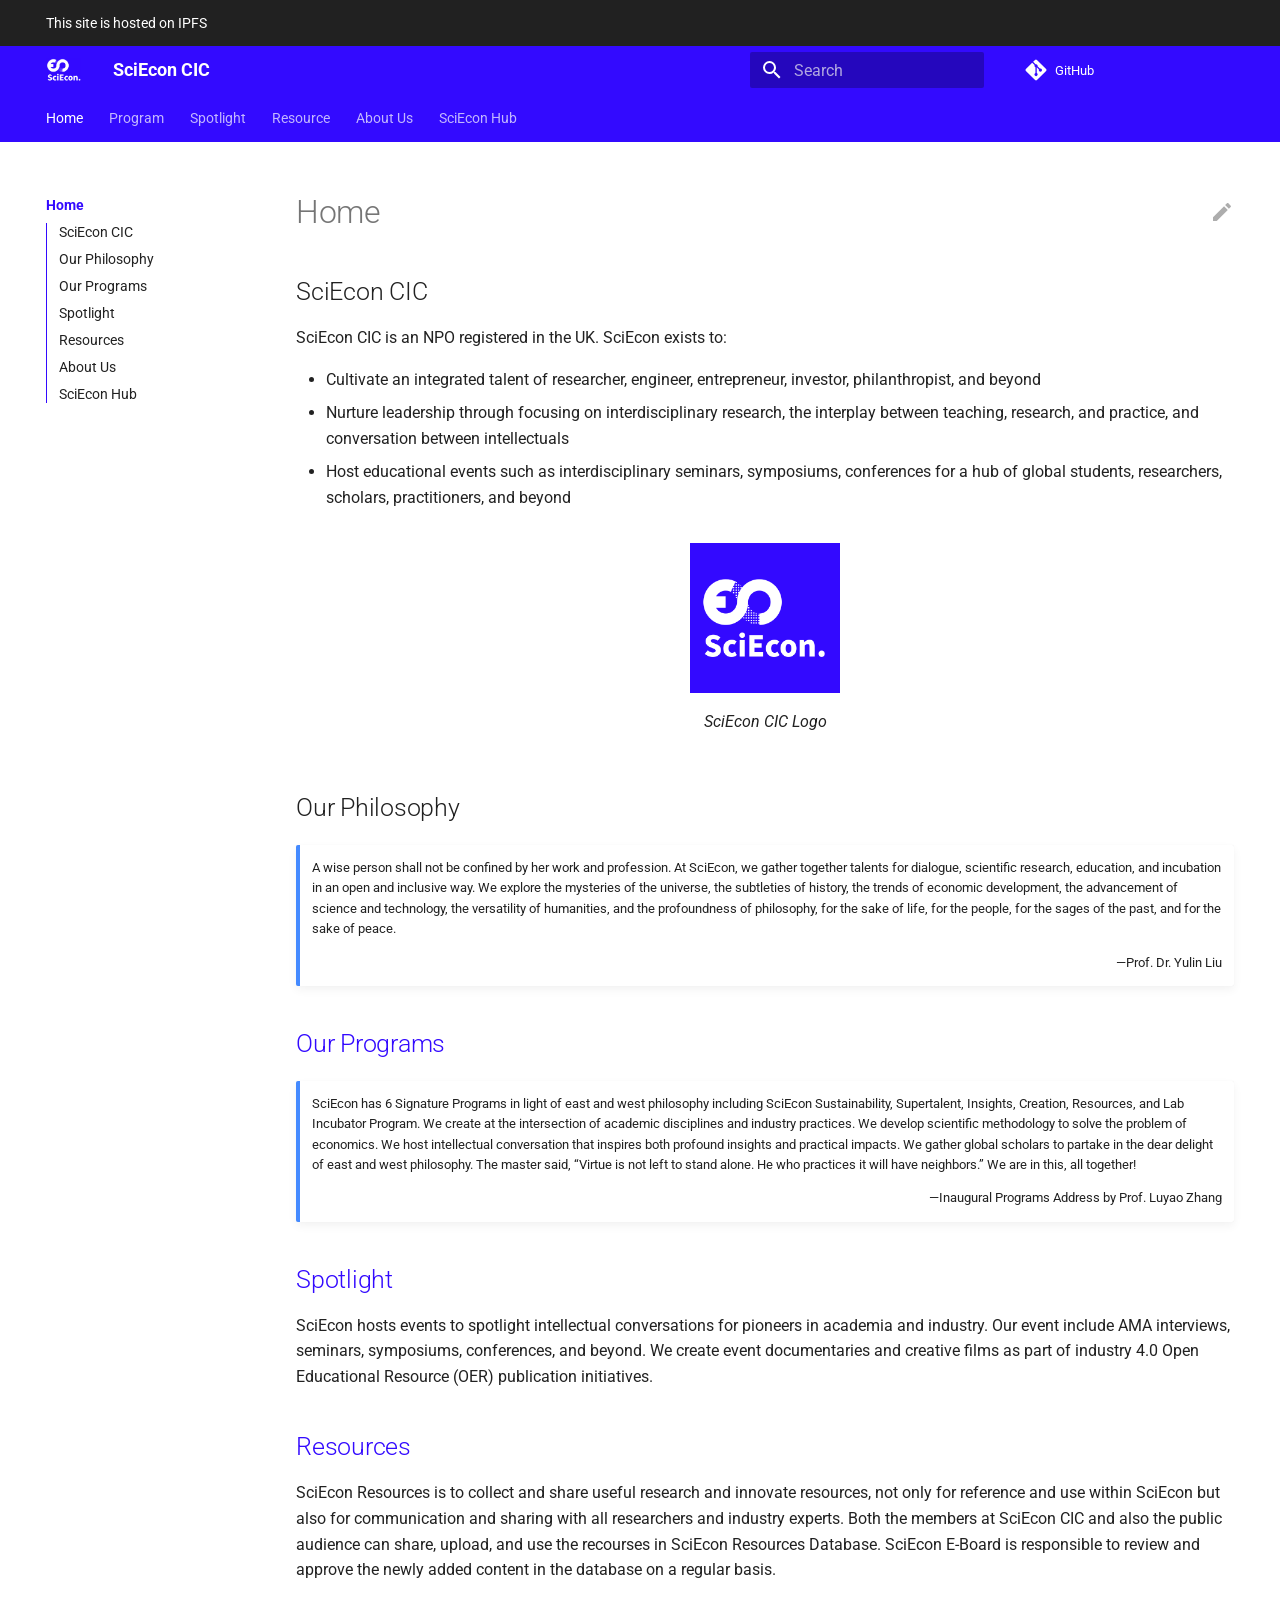
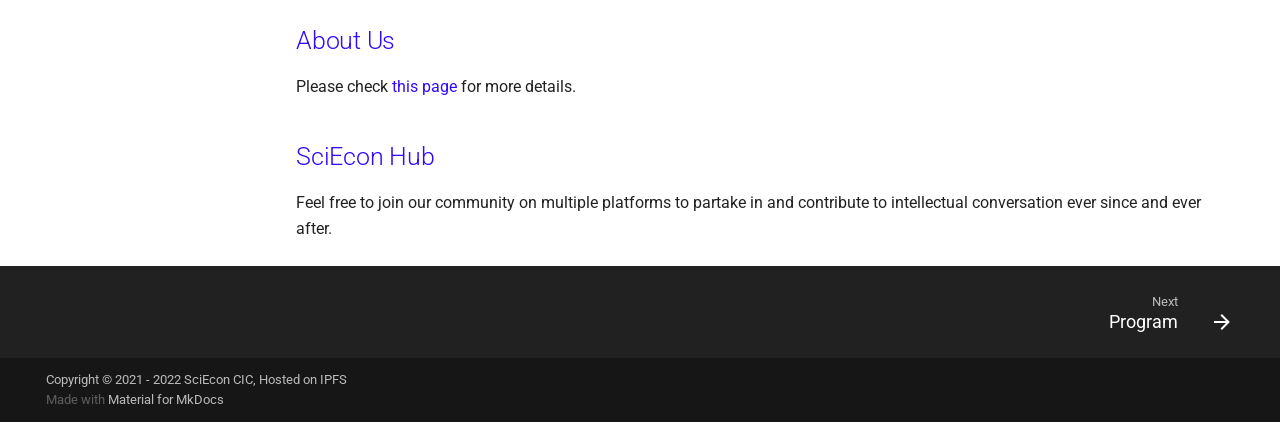
<file: site/index.html>
<!doctype html>
<html lang="en" class="no-js">
  <head>
    
      <meta charset="utf-8">
      <meta name="viewport" content="width=device-width,initial-scale=1">
      
        <meta name="description" content="research, innovation, and leadership in light of eastern and western philosophy the renaissance of Greek Academy and Confucius Schools">
      
      
      
      <link rel="icon" href="assets/logo-light-mode-v1.png">
      <meta name="generator" content="mkdocs-1.3.0, mkdocs-material-8.2.16">
    
    
  <title>SciEcon CIC</title>

    
      <link rel="stylesheet" href="assets/stylesheets/main.1c3799f8.min.css">
      
        
        <link rel="stylesheet" href="assets/stylesheets/palette.cc9b2e1e.min.css">
        
      
    
    
    
      
        
        
        <link rel="preconnect" href="https://fonts.gstatic.com" crossorigin>
        <link rel="stylesheet" href="https://fonts.googleapis.com/css?family=Roboto:300,300i,400,400i,700,700i%7CRoboto+Mono:400,400i,700,700i&display=fallback">
        <style>:root{--md-text-font:"Roboto";--md-code-font:"Roboto Mono"}</style>
      
    
    
      <link rel="stylesheet" href="stylesheets/extra.css">
    
    <script>__md_scope=new URL(".",location),__md_get=(e,_=localStorage,t=__md_scope)=>JSON.parse(_.getItem(t.pathname+"."+e)),__md_set=(e,_,t=localStorage,a=__md_scope)=>{try{t.setItem(a.pathname+"."+e,JSON.stringify(_))}catch(e){}}</script>
    
      

    
    
  </head>
  
  
    
    
    
    
    
    <body dir="ltr" data-md-color-scheme="default" data-md-color-primary="" data-md-color-accent="">
  
    
    
    <input class="md-toggle" data-md-toggle="drawer" type="checkbox" id="__drawer" autocomplete="off">
    <input class="md-toggle" data-md-toggle="search" type="checkbox" id="__search" autocomplete="off">
    <label class="md-overlay" for="__drawer"></label>
    <div data-md-component="skip">
      
        
        <a href="#home" class="md-skip">
          Skip to content
        </a>
      
    </div>
    <div data-md-component="announce">
      
        <aside class="md-banner">
          <div class="md-banner__inner md-grid md-typeset">
            
This site is hosted on IPFS

          </div>
        </aside>
      
    </div>
    
    
      

  

<header class="md-header md-header--lifted" data-md-component="header">
  <nav class="md-header__inner md-grid" aria-label="Header">
    <a href="." title="SciEcon CIC" class="md-header__button md-logo" aria-label="SciEcon CIC" data-md-component="logo">
      
  <img src="assets/logo-dark-mode-v1.png" alt="logo">

    </a>
    <label class="md-header__button md-icon" for="__drawer">
      <svg xmlns="http://www.w3.org/2000/svg" viewBox="0 0 24 24"><path d="M3 6h18v2H3V6m0 5h18v2H3v-2m0 5h18v2H3v-2Z"/></svg>
    </label>
    <div class="md-header__title" data-md-component="header-title">
      <div class="md-header__ellipsis">
        <div class="md-header__topic">
          <span class="md-ellipsis">
            SciEcon CIC
          </span>
        </div>
        <div class="md-header__topic" data-md-component="header-topic">
          <span class="md-ellipsis">
            
              Home
            
          </span>
        </div>
      </div>
    </div>
    
    
    
      <label class="md-header__button md-icon" for="__search">
        <svg xmlns="http://www.w3.org/2000/svg" viewBox="0 0 24 24"><path d="M9.5 3A6.5 6.5 0 0 1 16 9.5c0 1.61-.59 3.09-1.56 4.23l.27.27h.79l5 5-1.5 1.5-5-5v-.79l-.27-.27A6.516 6.516 0 0 1 9.5 16 6.5 6.5 0 0 1 3 9.5 6.5 6.5 0 0 1 9.5 3m0 2C7 5 5 7 5 9.5S7 14 9.5 14 14 12 14 9.5 12 5 9.5 5Z"/></svg>
      </label>
      <div class="md-search" data-md-component="search" role="dialog">
  <label class="md-search__overlay" for="__search"></label>
  <div class="md-search__inner" role="search">
    <form class="md-search__form" name="search">
      <input type="text" class="md-search__input" name="query" aria-label="Search" placeholder="Search" autocapitalize="off" autocorrect="off" autocomplete="off" spellcheck="false" data-md-component="search-query" required>
      <label class="md-search__icon md-icon" for="__search">
        <svg xmlns="http://www.w3.org/2000/svg" viewBox="0 0 24 24"><path d="M9.5 3A6.5 6.5 0 0 1 16 9.5c0 1.61-.59 3.09-1.56 4.23l.27.27h.79l5 5-1.5 1.5-5-5v-.79l-.27-.27A6.516 6.516 0 0 1 9.5 16 6.5 6.5 0 0 1 3 9.5 6.5 6.5 0 0 1 9.5 3m0 2C7 5 5 7 5 9.5S7 14 9.5 14 14 12 14 9.5 12 5 9.5 5Z"/></svg>
        <svg xmlns="http://www.w3.org/2000/svg" viewBox="0 0 24 24"><path d="M20 11v2H8l5.5 5.5-1.42 1.42L4.16 12l7.92-7.92L13.5 5.5 8 11h12Z"/></svg>
      </label>
      <nav class="md-search__options" aria-label="Search">
        
        <button type="reset" class="md-search__icon md-icon" aria-label="Clear" tabindex="-1">
          <svg xmlns="http://www.w3.org/2000/svg" viewBox="0 0 24 24"><path d="M19 6.41 17.59 5 12 10.59 6.41 5 5 6.41 10.59 12 5 17.59 6.41 19 12 13.41 17.59 19 19 17.59 13.41 12 19 6.41Z"/></svg>
        </button>
      </nav>
      
    </form>
    <div class="md-search__output">
      <div class="md-search__scrollwrap" data-md-scrollfix>
        <div class="md-search-result" data-md-component="search-result">
          <div class="md-search-result__meta">
            Initializing search
          </div>
          <ol class="md-search-result__list"></ol>
        </div>
      </div>
    </div>
  </div>
</div>
    
    
      <div class="md-header__source">
        <a href="https://github.com/SciEcon/SciEcon-Website/" title="Go to repository" class="md-source" data-md-component="source">
  <div class="md-source__icon md-icon">
    
    <svg xmlns="http://www.w3.org/2000/svg" viewBox="0 0 448 512"><!--! Font Awesome Free 6.1.1 by @fontawesome - https://fontawesome.com License - https://fontawesome.com/license/free (Icons: CC BY 4.0, Fonts: SIL OFL 1.1, Code: MIT License) Copyright 2022 Fonticons, Inc.--><path d="M439.55 236.05 244 40.45a28.87 28.87 0 0 0-40.81 0l-40.66 40.63 51.52 51.52c27.06-9.14 52.68 16.77 43.39 43.68l49.66 49.66c34.23-11.8 61.18 31 35.47 56.69-26.49 26.49-70.21-2.87-56-37.34L240.22 199v121.85c25.3 12.54 22.26 41.85 9.08 55a34.34 34.34 0 0 1-48.55 0c-17.57-17.6-11.07-46.91 11.25-56v-123c-20.8-8.51-24.6-30.74-18.64-45L142.57 101 8.45 235.14a28.86 28.86 0 0 0 0 40.81l195.61 195.6a28.86 28.86 0 0 0 40.8 0l194.69-194.69a28.86 28.86 0 0 0 0-40.81z"/></svg>
  </div>
  <div class="md-source__repository">
    GitHub
  </div>
</a>
      </div>
    
  </nav>
  
    
      
<nav class="md-tabs" aria-label="Tabs" data-md-component="tabs">
  <div class="md-tabs__inner md-grid">
    <ul class="md-tabs__list">
      
        
  
  
    
  


  <li class="md-tabs__item">
    <a href="." class="md-tabs__link md-tabs__link--active">
      Home
    </a>
  </li>

      
        
  
  


  <li class="md-tabs__item">
    <a href="Program/" class="md-tabs__link">
      Program
    </a>
  </li>

      
        
  
  


  <li class="md-tabs__item">
    <a href="Spotlight/" class="md-tabs__link">
      Spotlight
    </a>
  </li>

      
        
  
  


  <li class="md-tabs__item">
    <a href="Resources/" class="md-tabs__link">
      Resource
    </a>
  </li>

      
        
  
  


  <li class="md-tabs__item">
    <a href="About/" class="md-tabs__link">
      About Us
    </a>
  </li>

      
        
  
  


  <li class="md-tabs__item">
    <a href="Hub/" class="md-tabs__link">
      SciEcon Hub
    </a>
  </li>

      
    </ul>
  </div>
</nav>
    
  
</header>
    
    <div class="md-container" data-md-component="container">
      
      
        
      
      <main class="md-main" data-md-component="main">
        <div class="md-main__inner md-grid">
          
            
              
              <div class="md-sidebar md-sidebar--primary" data-md-component="sidebar" data-md-type="navigation" >
                <div class="md-sidebar__scrollwrap">
                  <div class="md-sidebar__inner">
                    

  


  

<nav class="md-nav md-nav--primary md-nav--lifted md-nav--integrated" aria-label="Navigation" data-md-level="0">
  <label class="md-nav__title" for="__drawer">
    <a href="." title="SciEcon CIC" class="md-nav__button md-logo" aria-label="SciEcon CIC" data-md-component="logo">
      
  <img src="assets/logo-dark-mode-v1.png" alt="logo">

    </a>
    SciEcon CIC
  </label>
  
    <div class="md-nav__source">
      <a href="https://github.com/SciEcon/SciEcon-Website/" title="Go to repository" class="md-source" data-md-component="source">
  <div class="md-source__icon md-icon">
    
    <svg xmlns="http://www.w3.org/2000/svg" viewBox="0 0 448 512"><!--! Font Awesome Free 6.1.1 by @fontawesome - https://fontawesome.com License - https://fontawesome.com/license/free (Icons: CC BY 4.0, Fonts: SIL OFL 1.1, Code: MIT License) Copyright 2022 Fonticons, Inc.--><path d="M439.55 236.05 244 40.45a28.87 28.87 0 0 0-40.81 0l-40.66 40.63 51.52 51.52c27.06-9.14 52.68 16.77 43.39 43.68l49.66 49.66c34.23-11.8 61.18 31 35.47 56.69-26.49 26.49-70.21-2.87-56-37.34L240.22 199v121.85c25.3 12.54 22.26 41.85 9.08 55a34.34 34.34 0 0 1-48.55 0c-17.57-17.6-11.07-46.91 11.25-56v-123c-20.8-8.51-24.6-30.74-18.64-45L142.57 101 8.45 235.14a28.86 28.86 0 0 0 0 40.81l195.61 195.6a28.86 28.86 0 0 0 40.8 0l194.69-194.69a28.86 28.86 0 0 0 0-40.81z"/></svg>
  </div>
  <div class="md-source__repository">
    GitHub
  </div>
</a>
    </div>
  
  <ul class="md-nav__list" data-md-scrollfix>
    
      
      
      

  
  
    
  
  
    <li class="md-nav__item md-nav__item--active">
      
      <input class="md-nav__toggle md-toggle" data-md-toggle="toc" type="checkbox" id="__toc">
      
      
        
      
      
        <label class="md-nav__link md-nav__link--active" for="__toc">
          Home
          <span class="md-nav__icon md-icon"></span>
        </label>
      
      <a href="." class="md-nav__link md-nav__link--active">
        Home
      </a>
      
        

<nav class="md-nav md-nav--secondary" aria-label="Table of contents">
  
  
  
    
  
  
    <label class="md-nav__title" for="__toc">
      <span class="md-nav__icon md-icon"></span>
      Table of contents
    </label>
    <ul class="md-nav__list" data-md-component="toc" data-md-scrollfix>
      
        <li class="md-nav__item">
  <a href="#sciecon-cic" class="md-nav__link">
    SciEcon CIC
  </a>
  
</li>
      
        <li class="md-nav__item">
  <a href="#our-philosophy" class="md-nav__link">
    Our Philosophy
  </a>
  
</li>
      
        <li class="md-nav__item">
  <a href="#our-programs" class="md-nav__link">
    Our Programs
  </a>
  
</li>
      
        <li class="md-nav__item">
  <a href="#spotlight" class="md-nav__link">
    Spotlight
  </a>
  
</li>
      
        <li class="md-nav__item">
  <a href="#resources" class="md-nav__link">
    Resources
  </a>
  
</li>
      
        <li class="md-nav__item">
  <a href="#about-us" class="md-nav__link">
    About Us
  </a>
  
</li>
      
        <li class="md-nav__item">
  <a href="#sciecon-hub" class="md-nav__link">
    SciEcon Hub
  </a>
  
</li>
      
    </ul>
  
</nav>
      
    </li>
  

    
      
      
      

  
  
  
    <li class="md-nav__item">
      <a href="Program/" class="md-nav__link">
        Program
      </a>
    </li>
  

    
      
      
      

  
  
  
    <li class="md-nav__item">
      <a href="Spotlight/" class="md-nav__link">
        Spotlight
      </a>
    </li>
  

    
      
      
      

  
  
  
    <li class="md-nav__item">
      <a href="Resources/" class="md-nav__link">
        Resource
      </a>
    </li>
  

    
      
      
      

  
  
  
    <li class="md-nav__item">
      <a href="About/" class="md-nav__link">
        About Us
      </a>
    </li>
  

    
      
      
      

  
  
  
    <li class="md-nav__item">
      <a href="Hub/" class="md-nav__link">
        SciEcon Hub
      </a>
    </li>
  

    
  </ul>
</nav>
                  </div>
                </div>
              </div>
            
            
          
          <div class="md-content" data-md-component="content">
            <article class="md-content__inner md-typeset">
              
                
  <a href="https://github.com/SciEcon/SciEcon-Website/edit/master/docs/index.md" title="Edit this page" class="md-content__button md-icon">
    <svg xmlns="http://www.w3.org/2000/svg" viewBox="0 0 24 24"><path d="M20.71 7.04c.39-.39.39-1.04 0-1.41l-2.34-2.34c-.37-.39-1.02-.39-1.41 0l-1.84 1.83 3.75 3.75M3 17.25V21h3.75L17.81 9.93l-3.75-3.75L3 17.25Z"/></svg>
  </a>



<h1 id="home">Home</h1>
<h2 id="sciecon-cic">SciEcon CIC</h2>
<p>SciEcon CIC is an NPO registered in the UK. SciEcon exists to:</p>
<ul>
<li>Cultivate an integrated talent of researcher, engineer, entrepreneur, investor, philanthropist, and beyond</li>
<li>Nurture leadership through focusing on interdisciplinary research, the interplay between teaching, research, and practice, and conversation between intellectuals</li>
<li>Host educational events such as interdisciplinary seminars, symposiums, conferences for a hub of global students, researchers, scholars, practitioners, and beyond</li>
</ul>
<figure>
<p><img alt="logo" src="assets/logo-light-mode-v1.png" width="150" /></p>
<figcaption>
SciEcon CIC Logo
</figcaption>
</figure>
<h2 id="our-philosophy">Our Philosophy</h2>
<div class="admonition note">
<p>A wise person shall not be confined by her work and profession. At SciEcon, we gather together talents for dialogue, scientific research, education, and incubation in an open and inclusive way. We explore the mysteries of the universe, the subtleties of history, the trends of economic development, the advancement of science and technology, the versatility of humanities, and the profoundness of philosophy, for the sake of life, for the people, for the sages of the past, and for the sake of peace.</p>
<p><p style="text-align: right">—Prof. Dr. Yulin Liu</p></p>
</div>
<h2 id="our-programs"><a href="Program/">Our Programs</a></h2>
<div class="admonition note">
<p>SciEcon has 6 Signature Programs in light of east and west philosophy including SciEcon Sustainability, Supertalent, Insights, Creation, Resources, and Lab Incubator Program. We create at the intersection of academic disciplines and industry practices. We develop scientific methodology to solve the problem of economics. We host intellectual conversation that inspires both profound insights and practical impacts. We gather global scholars to partake in the dear delight of east and west philosophy. The master said, “Virtue is not left to stand alone. He who practices it will have neighbors.” We are in this, all together!</p>
<p><p style="text-align: right">―Inaugural Programs Address by  Prof. Luyao Zhang </p></p>
</div>
<h2 id="spotlight"><a href="Spotlight/">Spotlight</a></h2>
<p>SciEcon hosts events to spotlight intellectual conversations for pioneers in academia and industry. Our event include AMA interviews, seminars, symposiums, conferences, and beyond. We create event documentaries and creative films as part of industry 4.0 Open Educational Resource (OER) publication initiatives.</p>
<h2 id="resources"><a href="Resources/">Resources</a></h2>
<p>SciEcon Resources is to collect and share useful research and innovate resources, not only for reference and use within SciEcon but also for communication and sharing with all researchers and industry experts. Both the members at SciEcon CIC and also the public audience can share, upload, and use the recourses in SciEcon Resources Database. SciEcon E-Board is responsible to review and approve the newly added content in the database on a regular basis.</p>
<h2 id="about-us"><a href="About/">About Us</a></h2>
<p>Please check <a href="About/">this page</a> for more details.</p>
<h2 id="sciecon-hub"><a href="Hub/">SciEcon Hub</a></h2>
<p>Feel free to join our community on multiple platforms to partake in and contribute to intellectual conversation ever since and ever after.</p>

              
            </article>
          </div>
        </div>
        
          <a href="#" class="md-top md-icon" data-md-component="top" data-md-state="hidden">
            <svg xmlns="http://www.w3.org/2000/svg" viewBox="0 0 24 24"><path d="M13 20h-2V8l-5.5 5.5-1.42-1.42L12 4.16l7.92 7.92-1.42 1.42L13 8v12Z"/></svg>
            Back to top
          </a>
        
      </main>
      
        <footer class="md-footer">
  
    <nav class="md-footer__inner md-grid" aria-label="Footer">
      
      
        
        <a href="Program/" class="md-footer__link md-footer__link--next" aria-label="Next: Program" rel="next">
          <div class="md-footer__title">
            <div class="md-ellipsis">
              <span class="md-footer__direction">
                Next
              </span>
              Program
            </div>
          </div>
          <div class="md-footer__button md-icon">
            <svg xmlns="http://www.w3.org/2000/svg" viewBox="0 0 24 24"><path d="M4 11v2h12l-5.5 5.5 1.42 1.42L19.84 12l-7.92-7.92L10.5 5.5 16 11H4Z"/></svg>
          </div>
        </a>
      
    </nav>
  
  <div class="md-footer-meta md-typeset">
    <div class="md-footer-meta__inner md-grid">
      <div class="md-copyright">
  
    <div class="md-copyright__highlight">
      Copyright &copy; 2021 - 2022 SciEcon CIC, Hosted on IPFS
    </div>
  
  
    Made with
    <a href="https://squidfunk.github.io/mkdocs-material/" target="_blank" rel="noopener">
      Material for MkDocs
    </a>
  
</div>
      
    </div>
  </div>
</footer>
      
    </div>
    <div class="md-dialog" data-md-component="dialog">
      <div class="md-dialog__inner md-typeset"></div>
    </div>
    <script id="__config" type="application/json">{"base": ".", "features": ["navigation.tabs", "navigation.tabs.sticky", "navigation.indexes", "navigation.top", "toc.integrate", "header.autohide", "announce.dismiss"], "search": "assets/javascripts/workers/search.2a1c317c.min.js", "translations": {"clipboard.copied": "Copied to clipboard", "clipboard.copy": "Copy to clipboard", "search.config.lang": "en", "search.config.pipeline": "trimmer, stopWordFilter", "search.config.separator": "[\\s\\-]+", "search.placeholder": "Search", "search.result.more.one": "1 more on this page", "search.result.more.other": "# more on this page", "search.result.none": "No matching documents", "search.result.one": "1 matching document", "search.result.other": "# matching documents", "search.result.placeholder": "Type to start searching", "search.result.term.missing": "Missing", "select.version.title": "Select version"}}</script>
    
    
      <script src="assets/javascripts/bundle.3a4b43e5.min.js"></script>
      
    
  </body>
</html>
</file>
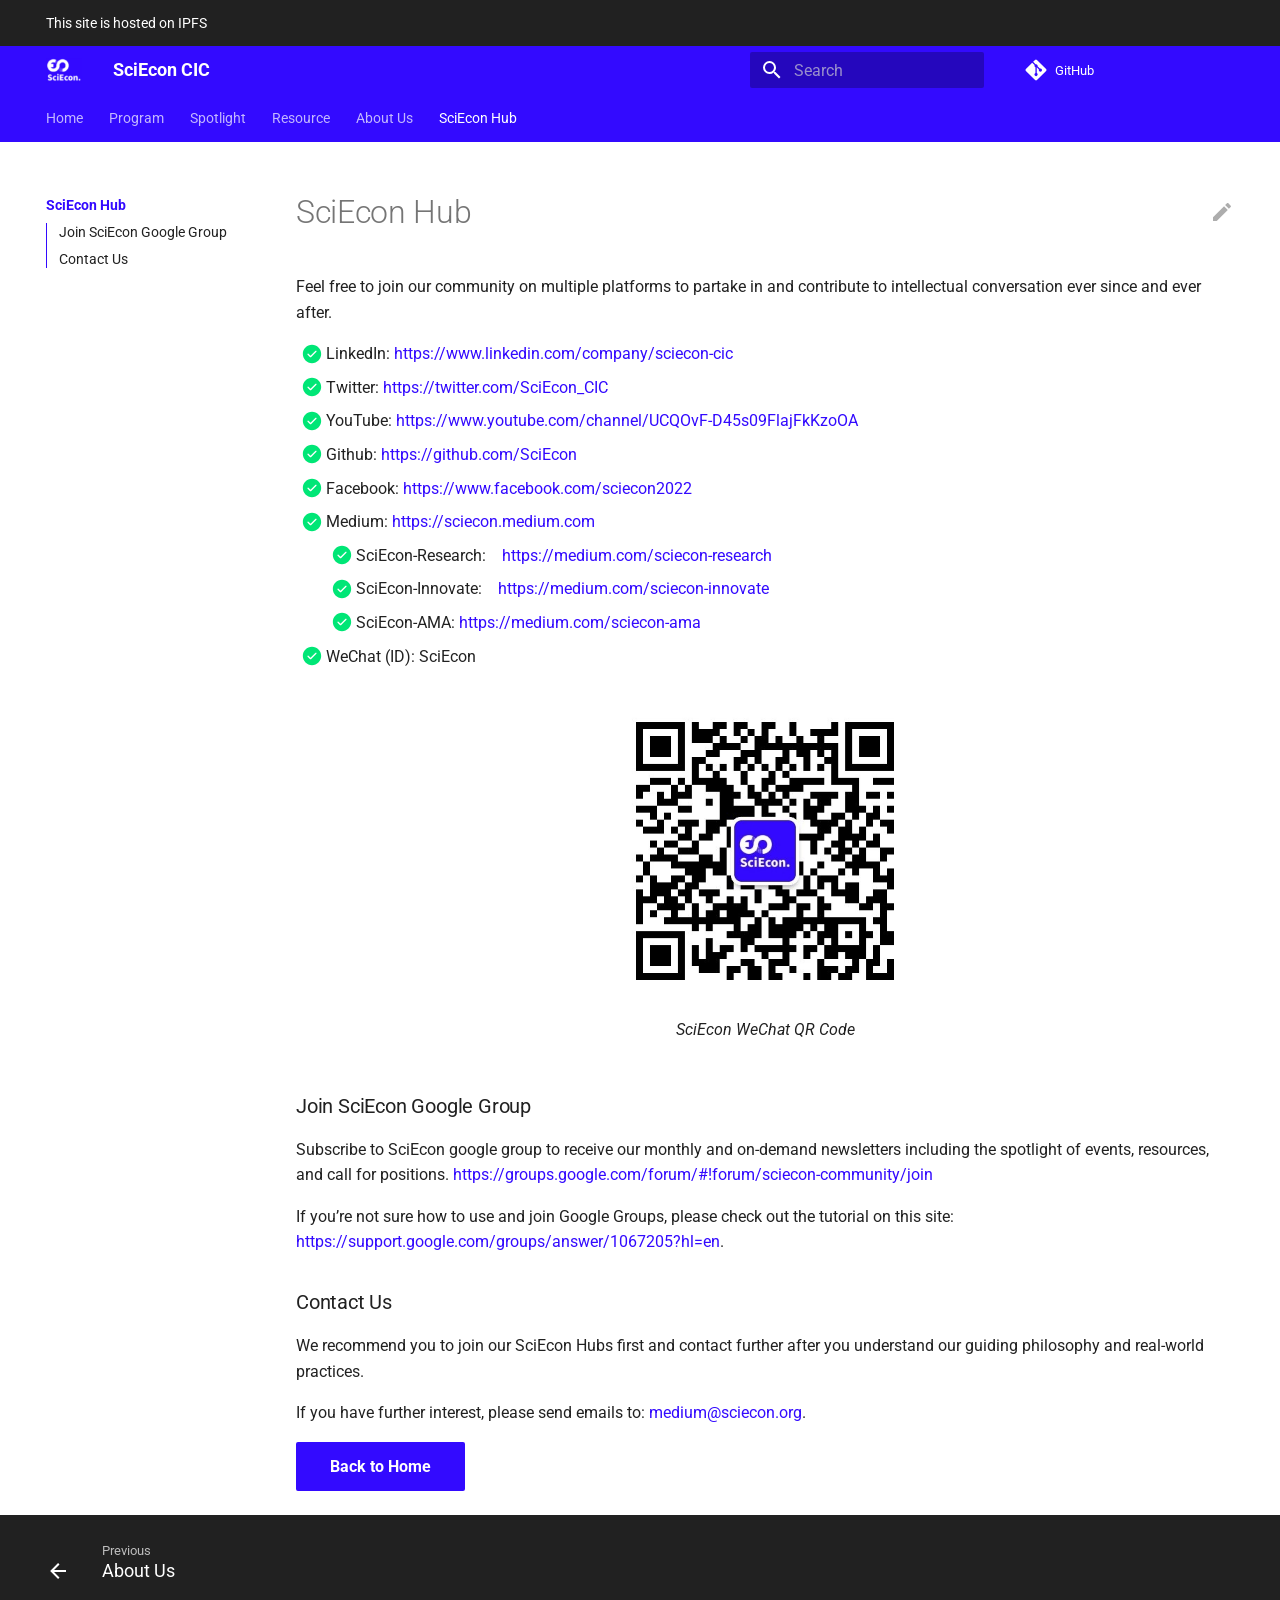
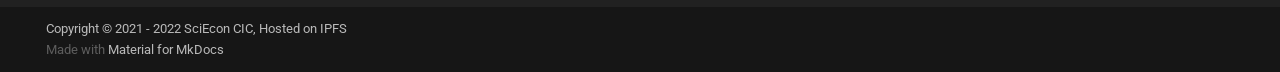
<file: site/Hub/index.html>
<!doctype html>
<html lang="en" class="no-js">
  <head>
    
      <meta charset="utf-8">
      <meta name="viewport" content="width=device-width,initial-scale=1">
      
        <meta name="description" content="research, innovation, and leadership in light of eastern and western philosophy the renaissance of Greek Academy and Confucius Schools">
      
      
      
      <link rel="icon" href="../assets/logo-light-mode-v1.png">
      <meta name="generator" content="mkdocs-1.3.0, mkdocs-material-8.2.16">
    
    
  <title>SciEcon CIC</title>

    
      <link rel="stylesheet" href="../assets/stylesheets/main.1c3799f8.min.css">
      
        
        <link rel="stylesheet" href="../assets/stylesheets/palette.cc9b2e1e.min.css">
        
      
    
    
    
      
        
        
        <link rel="preconnect" href="https://fonts.gstatic.com" crossorigin>
        <link rel="stylesheet" href="https://fonts.googleapis.com/css?family=Roboto:300,300i,400,400i,700,700i%7CRoboto+Mono:400,400i,700,700i&display=fallback">
        <style>:root{--md-text-font:"Roboto";--md-code-font:"Roboto Mono"}</style>
      
    
    
      <link rel="stylesheet" href="../stylesheets/extra.css">
    
    <script>__md_scope=new URL("..",location),__md_get=(e,_=localStorage,t=__md_scope)=>JSON.parse(_.getItem(t.pathname+"."+e)),__md_set=(e,_,t=localStorage,a=__md_scope)=>{try{t.setItem(a.pathname+"."+e,JSON.stringify(_))}catch(e){}}</script>
    
      

    
    
  </head>
  
  
    
    
    
    
    
    <body dir="ltr" data-md-color-scheme="default" data-md-color-primary="" data-md-color-accent="">
  
    
    
    <input class="md-toggle" data-md-toggle="drawer" type="checkbox" id="__drawer" autocomplete="off">
    <input class="md-toggle" data-md-toggle="search" type="checkbox" id="__search" autocomplete="off">
    <label class="md-overlay" for="__drawer"></label>
    <div data-md-component="skip">
      
        
        <a href="#sciecon-hub" class="md-skip">
          Skip to content
        </a>
      
    </div>
    <div data-md-component="announce">
      
        <aside class="md-banner">
          <div class="md-banner__inner md-grid md-typeset">
            
This site is hosted on IPFS

          </div>
        </aside>
      
    </div>
    
    
      

  

<header class="md-header md-header--lifted" data-md-component="header">
  <nav class="md-header__inner md-grid" aria-label="Header">
    <a href=".." title="SciEcon CIC" class="md-header__button md-logo" aria-label="SciEcon CIC" data-md-component="logo">
      
  <img src="../assets/logo-dark-mode-v1.png" alt="logo">

    </a>
    <label class="md-header__button md-icon" for="__drawer">
      <svg xmlns="http://www.w3.org/2000/svg" viewBox="0 0 24 24"><path d="M3 6h18v2H3V6m0 5h18v2H3v-2m0 5h18v2H3v-2Z"/></svg>
    </label>
    <div class="md-header__title" data-md-component="header-title">
      <div class="md-header__ellipsis">
        <div class="md-header__topic">
          <span class="md-ellipsis">
            SciEcon CIC
          </span>
        </div>
        <div class="md-header__topic" data-md-component="header-topic">
          <span class="md-ellipsis">
            
              SciEcon Hub
            
          </span>
        </div>
      </div>
    </div>
    
    
    
      <label class="md-header__button md-icon" for="__search">
        <svg xmlns="http://www.w3.org/2000/svg" viewBox="0 0 24 24"><path d="M9.5 3A6.5 6.5 0 0 1 16 9.5c0 1.61-.59 3.09-1.56 4.23l.27.27h.79l5 5-1.5 1.5-5-5v-.79l-.27-.27A6.516 6.516 0 0 1 9.5 16 6.5 6.5 0 0 1 3 9.5 6.5 6.5 0 0 1 9.5 3m0 2C7 5 5 7 5 9.5S7 14 9.5 14 14 12 14 9.5 12 5 9.5 5Z"/></svg>
      </label>
      <div class="md-search" data-md-component="search" role="dialog">
  <label class="md-search__overlay" for="__search"></label>
  <div class="md-search__inner" role="search">
    <form class="md-search__form" name="search">
      <input type="text" class="md-search__input" name="query" aria-label="Search" placeholder="Search" autocapitalize="off" autocorrect="off" autocomplete="off" spellcheck="false" data-md-component="search-query" required>
      <label class="md-search__icon md-icon" for="__search">
        <svg xmlns="http://www.w3.org/2000/svg" viewBox="0 0 24 24"><path d="M9.5 3A6.5 6.5 0 0 1 16 9.5c0 1.61-.59 3.09-1.56 4.23l.27.27h.79l5 5-1.5 1.5-5-5v-.79l-.27-.27A6.516 6.516 0 0 1 9.5 16 6.5 6.5 0 0 1 3 9.5 6.5 6.5 0 0 1 9.5 3m0 2C7 5 5 7 5 9.5S7 14 9.5 14 14 12 14 9.5 12 5 9.5 5Z"/></svg>
        <svg xmlns="http://www.w3.org/2000/svg" viewBox="0 0 24 24"><path d="M20 11v2H8l5.5 5.5-1.42 1.42L4.16 12l7.92-7.92L13.5 5.5 8 11h12Z"/></svg>
      </label>
      <nav class="md-search__options" aria-label="Search">
        
        <button type="reset" class="md-search__icon md-icon" aria-label="Clear" tabindex="-1">
          <svg xmlns="http://www.w3.org/2000/svg" viewBox="0 0 24 24"><path d="M19 6.41 17.59 5 12 10.59 6.41 5 5 6.41 10.59 12 5 17.59 6.41 19 12 13.41 17.59 19 19 17.59 13.41 12 19 6.41Z"/></svg>
        </button>
      </nav>
      
    </form>
    <div class="md-search__output">
      <div class="md-search__scrollwrap" data-md-scrollfix>
        <div class="md-search-result" data-md-component="search-result">
          <div class="md-search-result__meta">
            Initializing search
          </div>
          <ol class="md-search-result__list"></ol>
        </div>
      </div>
    </div>
  </div>
</div>
    
    
      <div class="md-header__source">
        <a href="https://github.com/SciEcon/SciEcon-Website/" title="Go to repository" class="md-source" data-md-component="source">
  <div class="md-source__icon md-icon">
    
    <svg xmlns="http://www.w3.org/2000/svg" viewBox="0 0 448 512"><!--! Font Awesome Free 6.1.1 by @fontawesome - https://fontawesome.com License - https://fontawesome.com/license/free (Icons: CC BY 4.0, Fonts: SIL OFL 1.1, Code: MIT License) Copyright 2022 Fonticons, Inc.--><path d="M439.55 236.05 244 40.45a28.87 28.87 0 0 0-40.81 0l-40.66 40.63 51.52 51.52c27.06-9.14 52.68 16.77 43.39 43.68l49.66 49.66c34.23-11.8 61.18 31 35.47 56.69-26.49 26.49-70.21-2.87-56-37.34L240.22 199v121.85c25.3 12.54 22.26 41.85 9.08 55a34.34 34.34 0 0 1-48.55 0c-17.57-17.6-11.07-46.91 11.25-56v-123c-20.8-8.51-24.6-30.74-18.64-45L142.57 101 8.45 235.14a28.86 28.86 0 0 0 0 40.81l195.61 195.6a28.86 28.86 0 0 0 40.8 0l194.69-194.69a28.86 28.86 0 0 0 0-40.81z"/></svg>
  </div>
  <div class="md-source__repository">
    GitHub
  </div>
</a>
      </div>
    
  </nav>
  
    
      
<nav class="md-tabs" aria-label="Tabs" data-md-component="tabs">
  <div class="md-tabs__inner md-grid">
    <ul class="md-tabs__list">
      
        
  
  


  <li class="md-tabs__item">
    <a href=".." class="md-tabs__link">
      Home
    </a>
  </li>

      
        
  
  


  <li class="md-tabs__item">
    <a href="../Program/" class="md-tabs__link">
      Program
    </a>
  </li>

      
        
  
  


  <li class="md-tabs__item">
    <a href="../Spotlight/" class="md-tabs__link">
      Spotlight
    </a>
  </li>

      
        
  
  


  <li class="md-tabs__item">
    <a href="../Resources/" class="md-tabs__link">
      Resource
    </a>
  </li>

      
        
  
  


  <li class="md-tabs__item">
    <a href="../About/" class="md-tabs__link">
      About Us
    </a>
  </li>

      
        
  
  
    
  


  <li class="md-tabs__item">
    <a href="./" class="md-tabs__link md-tabs__link--active">
      SciEcon Hub
    </a>
  </li>

      
    </ul>
  </div>
</nav>
    
  
</header>
    
    <div class="md-container" data-md-component="container">
      
      
        
      
      <main class="md-main" data-md-component="main">
        <div class="md-main__inner md-grid">
          
            
              
              <div class="md-sidebar md-sidebar--primary" data-md-component="sidebar" data-md-type="navigation" >
                <div class="md-sidebar__scrollwrap">
                  <div class="md-sidebar__inner">
                    

  


  

<nav class="md-nav md-nav--primary md-nav--lifted md-nav--integrated" aria-label="Navigation" data-md-level="0">
  <label class="md-nav__title" for="__drawer">
    <a href=".." title="SciEcon CIC" class="md-nav__button md-logo" aria-label="SciEcon CIC" data-md-component="logo">
      
  <img src="../assets/logo-dark-mode-v1.png" alt="logo">

    </a>
    SciEcon CIC
  </label>
  
    <div class="md-nav__source">
      <a href="https://github.com/SciEcon/SciEcon-Website/" title="Go to repository" class="md-source" data-md-component="source">
  <div class="md-source__icon md-icon">
    
    <svg xmlns="http://www.w3.org/2000/svg" viewBox="0 0 448 512"><!--! Font Awesome Free 6.1.1 by @fontawesome - https://fontawesome.com License - https://fontawesome.com/license/free (Icons: CC BY 4.0, Fonts: SIL OFL 1.1, Code: MIT License) Copyright 2022 Fonticons, Inc.--><path d="M439.55 236.05 244 40.45a28.87 28.87 0 0 0-40.81 0l-40.66 40.63 51.52 51.52c27.06-9.14 52.68 16.77 43.39 43.68l49.66 49.66c34.23-11.8 61.18 31 35.47 56.69-26.49 26.49-70.21-2.87-56-37.34L240.22 199v121.85c25.3 12.54 22.26 41.85 9.08 55a34.34 34.34 0 0 1-48.55 0c-17.57-17.6-11.07-46.91 11.25-56v-123c-20.8-8.51-24.6-30.74-18.64-45L142.57 101 8.45 235.14a28.86 28.86 0 0 0 0 40.81l195.61 195.6a28.86 28.86 0 0 0 40.8 0l194.69-194.69a28.86 28.86 0 0 0 0-40.81z"/></svg>
  </div>
  <div class="md-source__repository">
    GitHub
  </div>
</a>
    </div>
  
  <ul class="md-nav__list" data-md-scrollfix>
    
      
      
      

  
  
  
    <li class="md-nav__item">
      <a href=".." class="md-nav__link">
        Home
      </a>
    </li>
  

    
      
      
      

  
  
  
    <li class="md-nav__item">
      <a href="../Program/" class="md-nav__link">
        Program
      </a>
    </li>
  

    
      
      
      

  
  
  
    <li class="md-nav__item">
      <a href="../Spotlight/" class="md-nav__link">
        Spotlight
      </a>
    </li>
  

    
      
      
      

  
  
  
    <li class="md-nav__item">
      <a href="../Resources/" class="md-nav__link">
        Resource
      </a>
    </li>
  

    
      
      
      

  
  
  
    <li class="md-nav__item">
      <a href="../About/" class="md-nav__link">
        About Us
      </a>
    </li>
  

    
      
      
      

  
  
    
  
  
    <li class="md-nav__item md-nav__item--active">
      
      <input class="md-nav__toggle md-toggle" data-md-toggle="toc" type="checkbox" id="__toc">
      
      
        
      
      
        <label class="md-nav__link md-nav__link--active" for="__toc">
          SciEcon Hub
          <span class="md-nav__icon md-icon"></span>
        </label>
      
      <a href="./" class="md-nav__link md-nav__link--active">
        SciEcon Hub
      </a>
      
        

<nav class="md-nav md-nav--secondary" aria-label="Table of contents">
  
  
  
    
  
  
    <label class="md-nav__title" for="__toc">
      <span class="md-nav__icon md-icon"></span>
      Table of contents
    </label>
    <ul class="md-nav__list" data-md-component="toc" data-md-scrollfix>
      
        <li class="md-nav__item">
  <a href="#join-sciecon-google-group" class="md-nav__link">
    Join SciEcon Google Group
  </a>
  
</li>
      
        <li class="md-nav__item">
  <a href="#contact-us" class="md-nav__link">
    Contact Us
  </a>
  
</li>
      
    </ul>
  
</nav>
      
    </li>
  

    
  </ul>
</nav>
                  </div>
                </div>
              </div>
            
            
          
          <div class="md-content" data-md-component="content">
            <article class="md-content__inner md-typeset">
              
                
  <a href="https://github.com/SciEcon/SciEcon-Website/edit/master/docs/Hub.md" title="Edit this page" class="md-content__button md-icon">
    <svg xmlns="http://www.w3.org/2000/svg" viewBox="0 0 24 24"><path d="M20.71 7.04c.39-.39.39-1.04 0-1.41l-2.34-2.34c-.37-.39-1.02-.39-1.41 0l-1.84 1.83 3.75 3.75M3 17.25V21h3.75L17.81 9.93l-3.75-3.75L3 17.25Z"/></svg>
  </a>



<h1 id="sciecon-hub">SciEcon Hub</h1>
<p>Feel free to join our community on multiple platforms to partake in and contribute to intellectual conversation ever since and ever after.</p>
<ul class="task-list">
<li class="task-list-item"><label class="task-list-control"><input type="checkbox" disabled checked/><span class="task-list-indicator"></span></label> LinkedIn: <a href="https://www.linkedin.com/company/sciecon-cic">https://www.linkedin.com/company/sciecon-cic</a></li>
<li class="task-list-item"><label class="task-list-control"><input type="checkbox" disabled checked/><span class="task-list-indicator"></span></label> Twitter: <a href="https://twitter.com/SciEcon_CIC">https://twitter.com/SciEcon_CIC</a></li>
<li class="task-list-item"><label class="task-list-control"><input type="checkbox" disabled checked/><span class="task-list-indicator"></span></label> YouTube: <a href="https://www.youtube.com/channel/UCQOvF-D45s09FlajFkKzoOA">https://www.youtube.com/channel/UCQOvF-D45s09FlajFkKzoOA</a></li>
<li class="task-list-item"><label class="task-list-control"><input type="checkbox" disabled checked/><span class="task-list-indicator"></span></label> Github: <a href="https://github.com/SciEcon">https://github.com/SciEcon</a></li>
<li class="task-list-item"><label class="task-list-control"><input type="checkbox" disabled checked/><span class="task-list-indicator"></span></label> Facebook: <a href="https://www.facebook.com/sciecon2022">https://www.facebook.com/sciecon2022</a></li>
<li class="task-list-item"><label class="task-list-control"><input type="checkbox" disabled checked/><span class="task-list-indicator"></span></label> Medium: <a href="https://sciecon.medium.com">https://sciecon.medium.com</a><ul class="task-list">
<li class="task-list-item"><label class="task-list-control"><input type="checkbox" disabled checked/><span class="task-list-indicator"></span></label> SciEcon-Research:　<a href="https://medium.com/sciecon-research">https://medium.com/sciecon-research</a></li>
<li class="task-list-item"><label class="task-list-control"><input type="checkbox" disabled checked/><span class="task-list-indicator"></span></label> SciEcon-Innovate:　<a href="https://medium.com/sciecon-innovate">https://medium.com/sciecon-innovate</a></li>
<li class="task-list-item"><label class="task-list-control"><input type="checkbox" disabled checked/><span class="task-list-indicator"></span></label> SciEcon-AMA: <a href="https://medium.com/sciecon-ama">https://medium.com/sciecon-ama</a></li>
</ul>
</li>
<li class="task-list-item"><label class="task-list-control"><input type="checkbox" disabled checked/><span class="task-list-indicator"></span></label> WeChat (ID): SciEcon</li>
</ul>
<figure>
<p><img alt="Image title" src="../assets/WeChat30cm.jpg" width="300" />
  </p>
<figcaption>SciEcon WeChat QR Code</figcaption>
</figure>
<h3 id="join-sciecon-google-group">Join SciEcon Google Group</h3>
<p>Subscribe to SciEcon google group to receive our monthly and on-demand newsletters including the  spotlight of events, resources, and call for positions. 
<a href="https://groups.google.com/forum/#!forum/sciecon-community/join">https://groups.google.com/forum/#!forum/sciecon-community/join</a></p>
<p>If you’re not sure how to use and join Google Groups, please check out the tutorial on this site: <a href="https://support.google.com/groups/answer/1067205?hl=en">https://support.google.com/groups/answer/1067205?hl=en</a>.</p>
<h3 id="contact-us">Contact Us</h3>
<p>We recommend you to join our SciEcon Hubs first and contact further after you understand our guiding philosophy and real-world practices. </p>
<p>If you have further interest, please send emails to: <a href="&#109;&#97;&#105;&#108;&#116;&#111;&#58;&#109;&#101;&#100;&#105;&#117;&#109;&#64;&#115;&#99;&#105;&#101;&#99;&#111;&#110;&#46;&#111;&#114;&#103;">&#109;&#101;&#100;&#105;&#117;&#109;&#64;&#115;&#99;&#105;&#101;&#99;&#111;&#110;&#46;&#111;&#114;&#103;</a>.</p>
<p><a class="md-button md-button--primary" href="..">Back to Home</a></p>

              
            </article>
          </div>
        </div>
        
          <a href="#" class="md-top md-icon" data-md-component="top" data-md-state="hidden">
            <svg xmlns="http://www.w3.org/2000/svg" viewBox="0 0 24 24"><path d="M13 20h-2V8l-5.5 5.5-1.42-1.42L12 4.16l7.92 7.92-1.42 1.42L13 8v12Z"/></svg>
            Back to top
          </a>
        
      </main>
      
        <footer class="md-footer">
  
    <nav class="md-footer__inner md-grid" aria-label="Footer">
      
        
        <a href="../About/" class="md-footer__link md-footer__link--prev" aria-label="Previous: About Us" rel="prev">
          <div class="md-footer__button md-icon">
            <svg xmlns="http://www.w3.org/2000/svg" viewBox="0 0 24 24"><path d="M20 11v2H8l5.5 5.5-1.42 1.42L4.16 12l7.92-7.92L13.5 5.5 8 11h12Z"/></svg>
          </div>
          <div class="md-footer__title">
            <div class="md-ellipsis">
              <span class="md-footer__direction">
                Previous
              </span>
              About Us
            </div>
          </div>
        </a>
      
      
    </nav>
  
  <div class="md-footer-meta md-typeset">
    <div class="md-footer-meta__inner md-grid">
      <div class="md-copyright">
  
    <div class="md-copyright__highlight">
      Copyright &copy; 2021 - 2022 SciEcon CIC, Hosted on IPFS
    </div>
  
  
    Made with
    <a href="https://squidfunk.github.io/mkdocs-material/" target="_blank" rel="noopener">
      Material for MkDocs
    </a>
  
</div>
      
    </div>
  </div>
</footer>
      
    </div>
    <div class="md-dialog" data-md-component="dialog">
      <div class="md-dialog__inner md-typeset"></div>
    </div>
    <script id="__config" type="application/json">{"base": "..", "features": ["navigation.tabs", "navigation.tabs.sticky", "navigation.indexes", "navigation.top", "toc.integrate", "header.autohide", "announce.dismiss"], "search": "../assets/javascripts/workers/search.2a1c317c.min.js", "translations": {"clipboard.copied": "Copied to clipboard", "clipboard.copy": "Copy to clipboard", "search.config.lang": "en", "search.config.pipeline": "trimmer, stopWordFilter", "search.config.separator": "[\\s\\-]+", "search.placeholder": "Search", "search.result.more.one": "1 more on this page", "search.result.more.other": "# more on this page", "search.result.none": "No matching documents", "search.result.one": "1 matching document", "search.result.other": "# matching documents", "search.result.placeholder": "Type to start searching", "search.result.term.missing": "Missing", "select.version.title": "Select version"}}</script>
    
    
      <script src="../assets/javascripts/bundle.3a4b43e5.min.js"></script>
      
    
  </body>
</html>
</file>
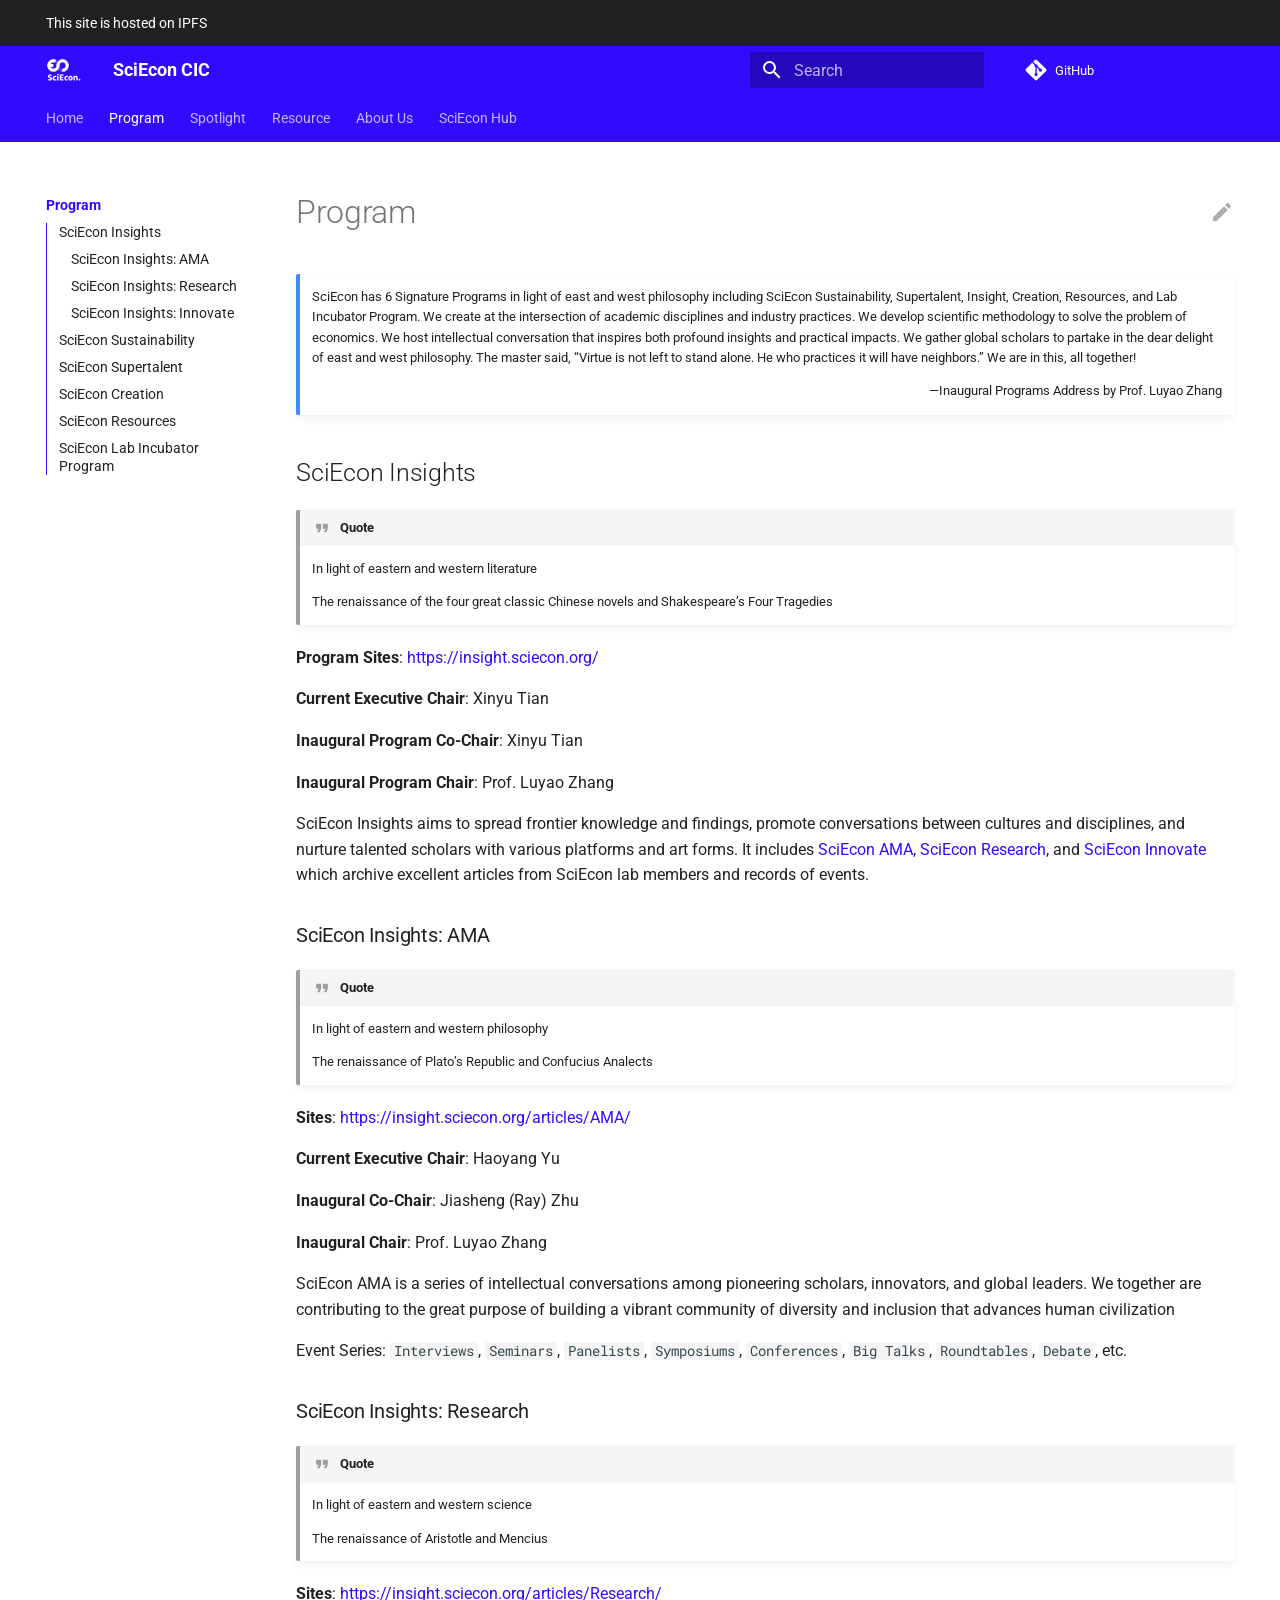
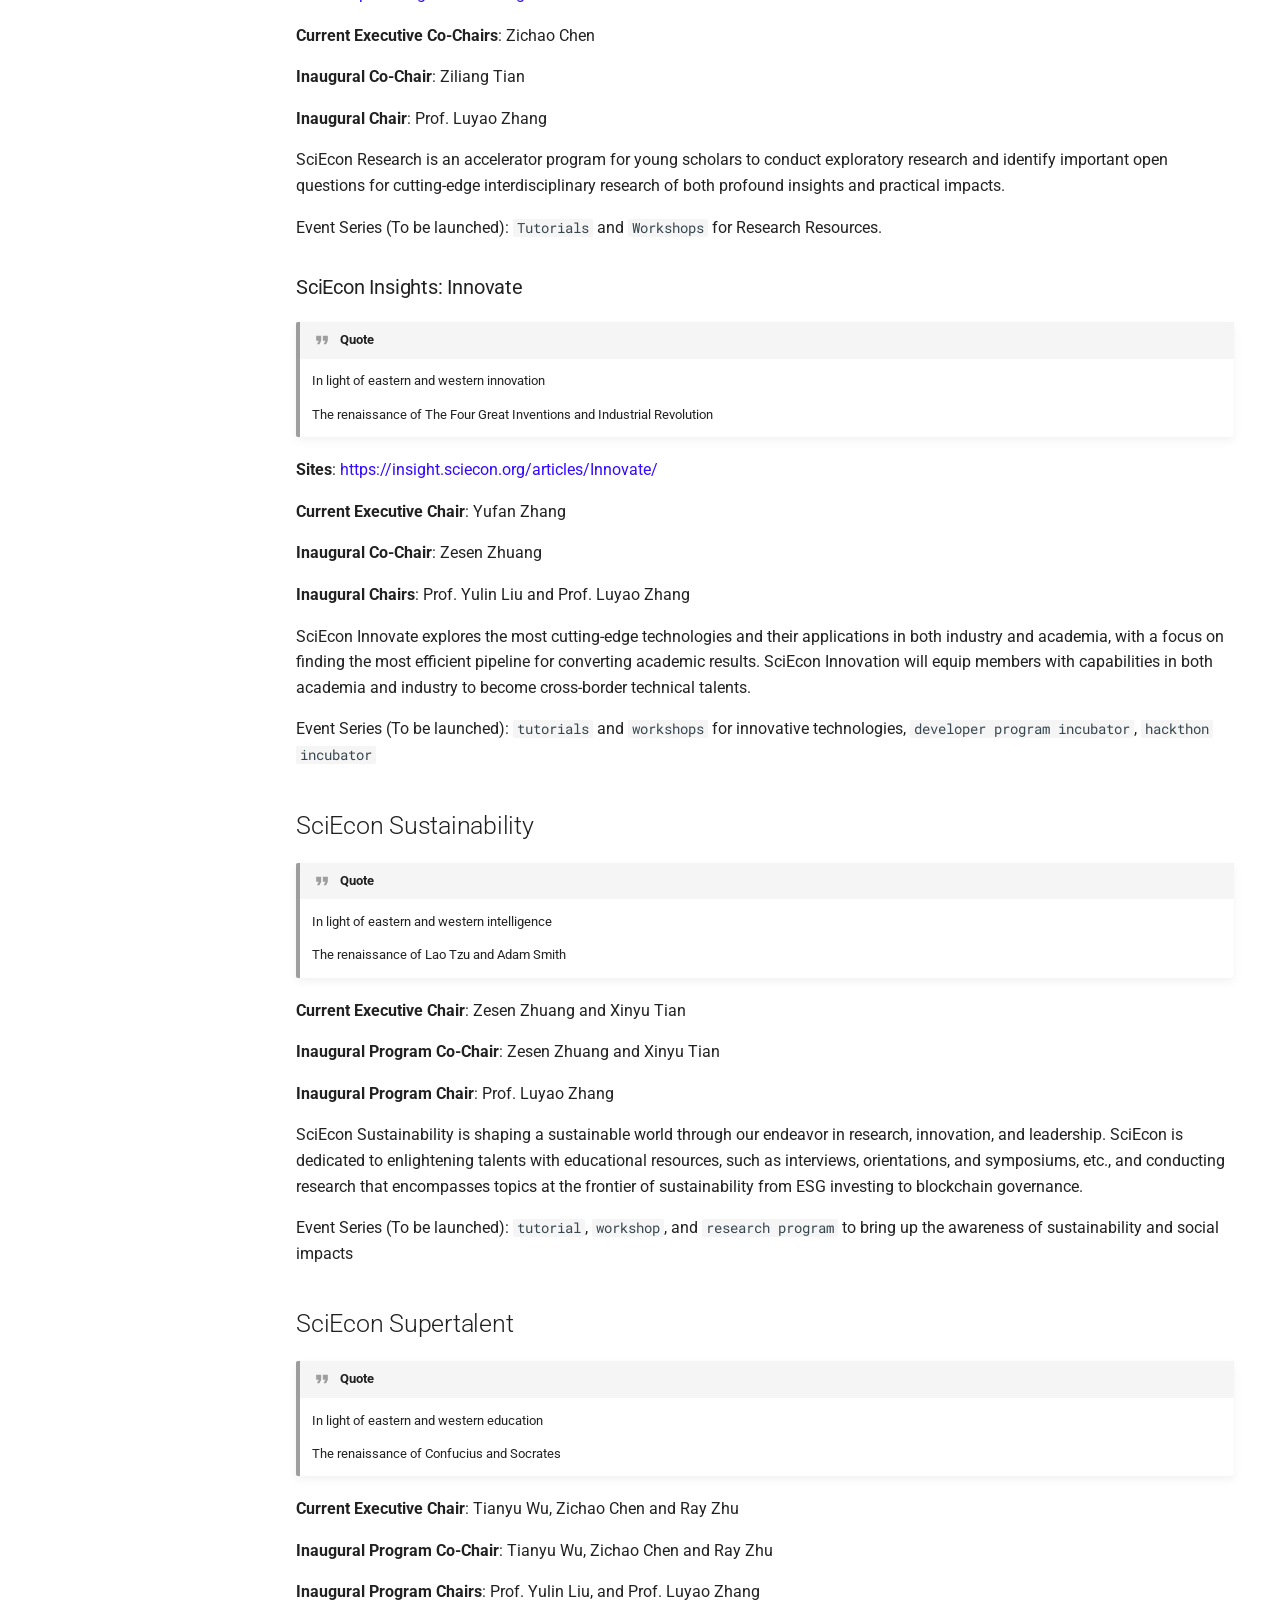
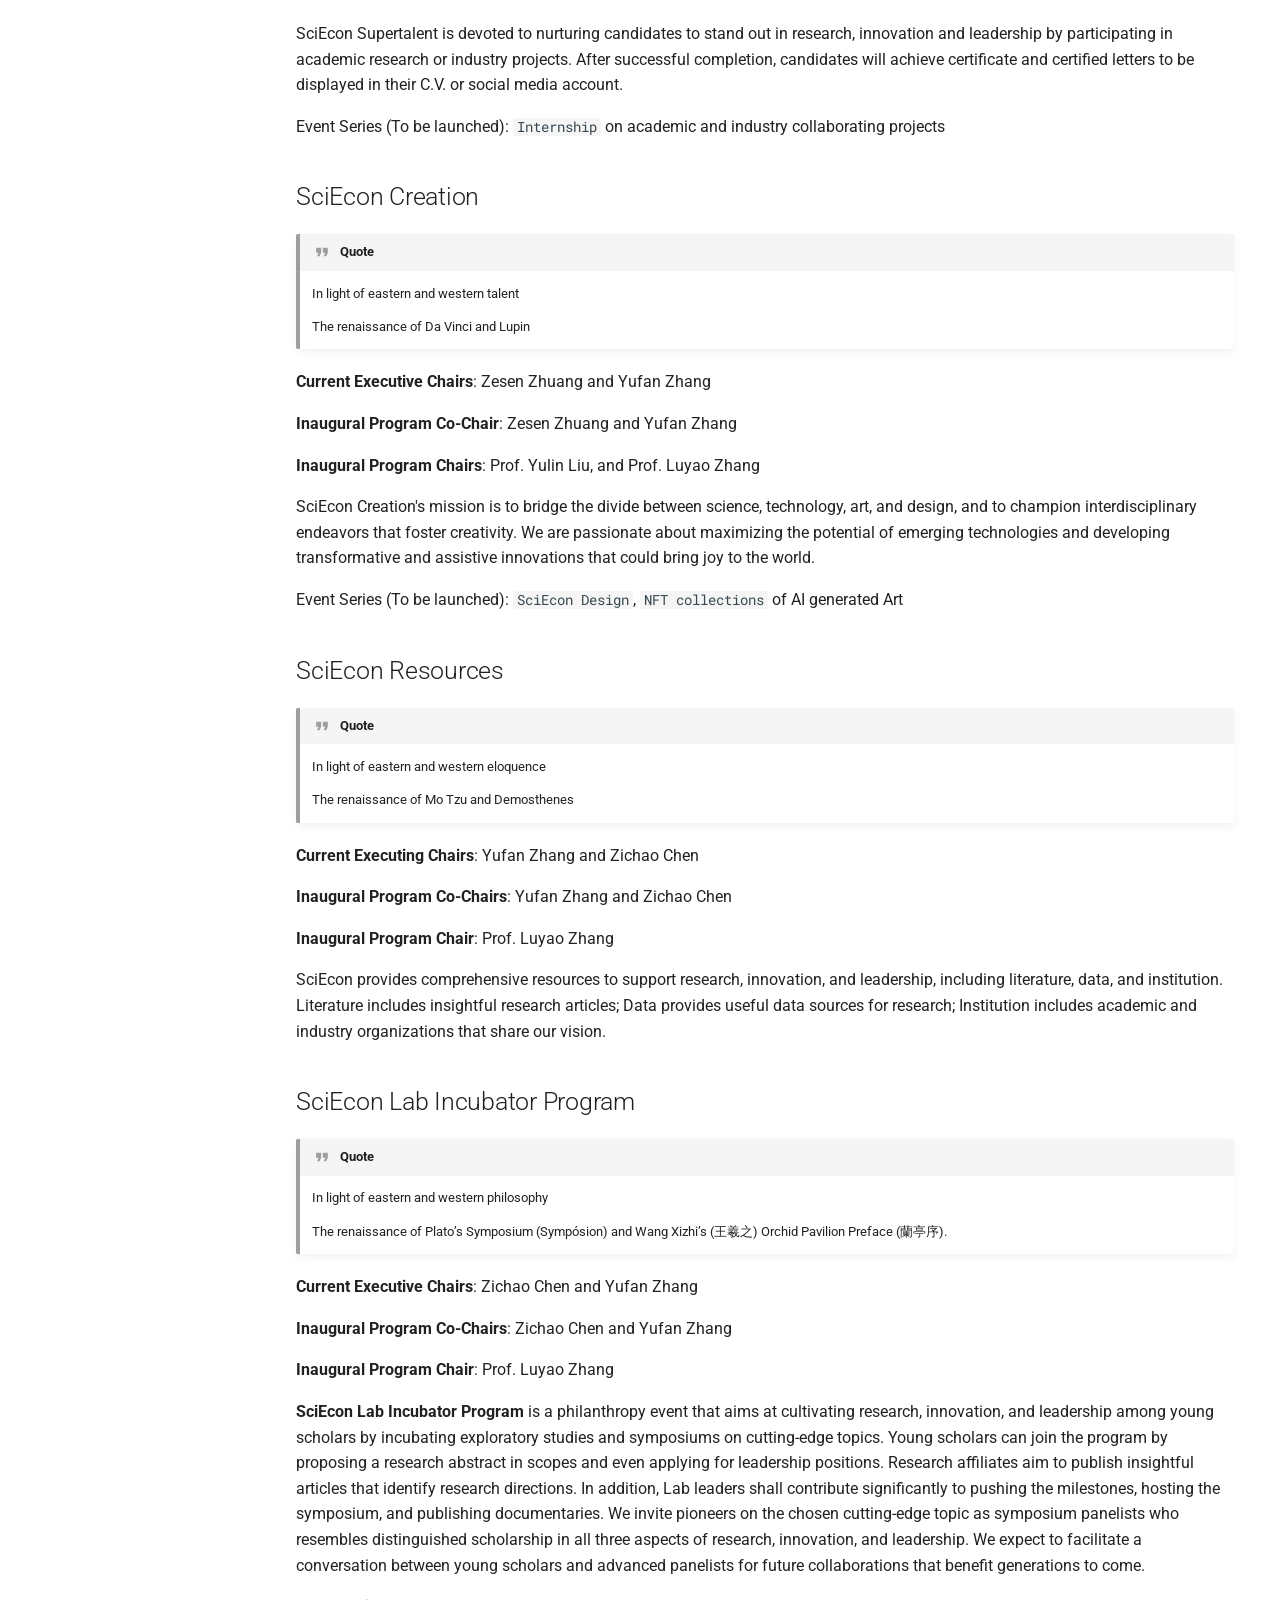
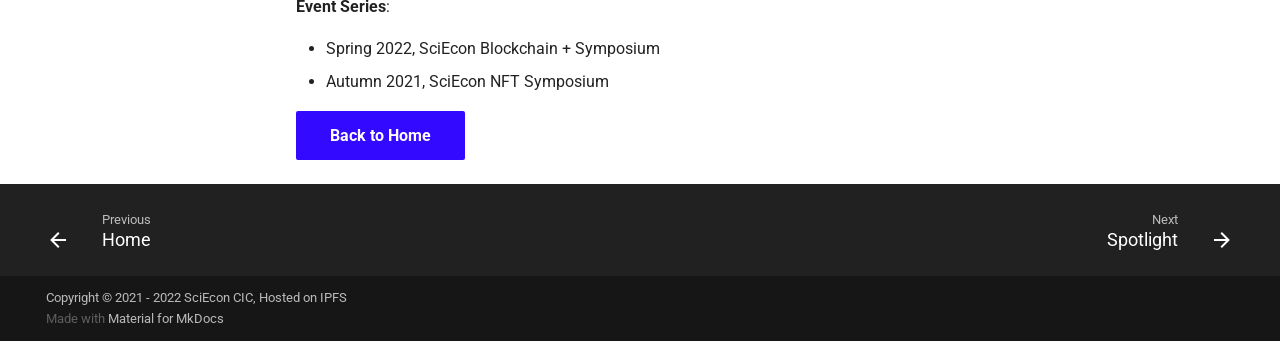
<file: site/Program/index.html>
<!doctype html>
<html lang="en" class="no-js">
  <head>
    
      <meta charset="utf-8">
      <meta name="viewport" content="width=device-width,initial-scale=1">
      
        <meta name="description" content="research, innovation, and leadership in light of eastern and western philosophy the renaissance of Greek Academy and Confucius Schools">
      
      
      
      <link rel="icon" href="../assets/logo-light-mode-v1.png">
      <meta name="generator" content="mkdocs-1.3.0, mkdocs-material-8.2.16">
    
    
  <title>SciEcon CIC</title>

    
      <link rel="stylesheet" href="../assets/stylesheets/main.1c3799f8.min.css">
      
        
        <link rel="stylesheet" href="../assets/stylesheets/palette.cc9b2e1e.min.css">
        
      
    
    
    
      
        
        
        <link rel="preconnect" href="https://fonts.gstatic.com" crossorigin>
        <link rel="stylesheet" href="https://fonts.googleapis.com/css?family=Roboto:300,300i,400,400i,700,700i%7CRoboto+Mono:400,400i,700,700i&display=fallback">
        <style>:root{--md-text-font:"Roboto";--md-code-font:"Roboto Mono"}</style>
      
    
    
      <link rel="stylesheet" href="../stylesheets/extra.css">
    
    <script>__md_scope=new URL("..",location),__md_get=(e,_=localStorage,t=__md_scope)=>JSON.parse(_.getItem(t.pathname+"."+e)),__md_set=(e,_,t=localStorage,a=__md_scope)=>{try{t.setItem(a.pathname+"."+e,JSON.stringify(_))}catch(e){}}</script>
    
      

    
    
  </head>
  
  
    
    
    
    
    
    <body dir="ltr" data-md-color-scheme="default" data-md-color-primary="" data-md-color-accent="">
  
    
    
    <input class="md-toggle" data-md-toggle="drawer" type="checkbox" id="__drawer" autocomplete="off">
    <input class="md-toggle" data-md-toggle="search" type="checkbox" id="__search" autocomplete="off">
    <label class="md-overlay" for="__drawer"></label>
    <div data-md-component="skip">
      
        
        <a href="#program" class="md-skip">
          Skip to content
        </a>
      
    </div>
    <div data-md-component="announce">
      
        <aside class="md-banner">
          <div class="md-banner__inner md-grid md-typeset">
            
This site is hosted on IPFS

          </div>
        </aside>
      
    </div>
    
    
      

  

<header class="md-header md-header--lifted" data-md-component="header">
  <nav class="md-header__inner md-grid" aria-label="Header">
    <a href=".." title="SciEcon CIC" class="md-header__button md-logo" aria-label="SciEcon CIC" data-md-component="logo">
      
  <img src="../assets/logo-dark-mode-v1.png" alt="logo">

    </a>
    <label class="md-header__button md-icon" for="__drawer">
      <svg xmlns="http://www.w3.org/2000/svg" viewBox="0 0 24 24"><path d="M3 6h18v2H3V6m0 5h18v2H3v-2m0 5h18v2H3v-2Z"/></svg>
    </label>
    <div class="md-header__title" data-md-component="header-title">
      <div class="md-header__ellipsis">
        <div class="md-header__topic">
          <span class="md-ellipsis">
            SciEcon CIC
          </span>
        </div>
        <div class="md-header__topic" data-md-component="header-topic">
          <span class="md-ellipsis">
            
              Program
            
          </span>
        </div>
      </div>
    </div>
    
    
    
      <label class="md-header__button md-icon" for="__search">
        <svg xmlns="http://www.w3.org/2000/svg" viewBox="0 0 24 24"><path d="M9.5 3A6.5 6.5 0 0 1 16 9.5c0 1.61-.59 3.09-1.56 4.23l.27.27h.79l5 5-1.5 1.5-5-5v-.79l-.27-.27A6.516 6.516 0 0 1 9.5 16 6.5 6.5 0 0 1 3 9.5 6.5 6.5 0 0 1 9.5 3m0 2C7 5 5 7 5 9.5S7 14 9.5 14 14 12 14 9.5 12 5 9.5 5Z"/></svg>
      </label>
      <div class="md-search" data-md-component="search" role="dialog">
  <label class="md-search__overlay" for="__search"></label>
  <div class="md-search__inner" role="search">
    <form class="md-search__form" name="search">
      <input type="text" class="md-search__input" name="query" aria-label="Search" placeholder="Search" autocapitalize="off" autocorrect="off" autocomplete="off" spellcheck="false" data-md-component="search-query" required>
      <label class="md-search__icon md-icon" for="__search">
        <svg xmlns="http://www.w3.org/2000/svg" viewBox="0 0 24 24"><path d="M9.5 3A6.5 6.5 0 0 1 16 9.5c0 1.61-.59 3.09-1.56 4.23l.27.27h.79l5 5-1.5 1.5-5-5v-.79l-.27-.27A6.516 6.516 0 0 1 9.5 16 6.5 6.5 0 0 1 3 9.5 6.5 6.5 0 0 1 9.5 3m0 2C7 5 5 7 5 9.5S7 14 9.5 14 14 12 14 9.5 12 5 9.5 5Z"/></svg>
        <svg xmlns="http://www.w3.org/2000/svg" viewBox="0 0 24 24"><path d="M20 11v2H8l5.5 5.5-1.42 1.42L4.16 12l7.92-7.92L13.5 5.5 8 11h12Z"/></svg>
      </label>
      <nav class="md-search__options" aria-label="Search">
        
        <button type="reset" class="md-search__icon md-icon" aria-label="Clear" tabindex="-1">
          <svg xmlns="http://www.w3.org/2000/svg" viewBox="0 0 24 24"><path d="M19 6.41 17.59 5 12 10.59 6.41 5 5 6.41 10.59 12 5 17.59 6.41 19 12 13.41 17.59 19 19 17.59 13.41 12 19 6.41Z"/></svg>
        </button>
      </nav>
      
    </form>
    <div class="md-search__output">
      <div class="md-search__scrollwrap" data-md-scrollfix>
        <div class="md-search-result" data-md-component="search-result">
          <div class="md-search-result__meta">
            Initializing search
          </div>
          <ol class="md-search-result__list"></ol>
        </div>
      </div>
    </div>
  </div>
</div>
    
    
      <div class="md-header__source">
        <a href="https://github.com/SciEcon/SciEcon-Website/" title="Go to repository" class="md-source" data-md-component="source">
  <div class="md-source__icon md-icon">
    
    <svg xmlns="http://www.w3.org/2000/svg" viewBox="0 0 448 512"><!--! Font Awesome Free 6.1.1 by @fontawesome - https://fontawesome.com License - https://fontawesome.com/license/free (Icons: CC BY 4.0, Fonts: SIL OFL 1.1, Code: MIT License) Copyright 2022 Fonticons, Inc.--><path d="M439.55 236.05 244 40.45a28.87 28.87 0 0 0-40.81 0l-40.66 40.63 51.52 51.52c27.06-9.14 52.68 16.77 43.39 43.68l49.66 49.66c34.23-11.8 61.18 31 35.47 56.69-26.49 26.49-70.21-2.87-56-37.34L240.22 199v121.85c25.3 12.54 22.26 41.85 9.08 55a34.34 34.34 0 0 1-48.55 0c-17.57-17.6-11.07-46.91 11.25-56v-123c-20.8-8.51-24.6-30.74-18.64-45L142.57 101 8.45 235.14a28.86 28.86 0 0 0 0 40.81l195.61 195.6a28.86 28.86 0 0 0 40.8 0l194.69-194.69a28.86 28.86 0 0 0 0-40.81z"/></svg>
  </div>
  <div class="md-source__repository">
    GitHub
  </div>
</a>
      </div>
    
  </nav>
  
    
      
<nav class="md-tabs" aria-label="Tabs" data-md-component="tabs">
  <div class="md-tabs__inner md-grid">
    <ul class="md-tabs__list">
      
        
  
  


  <li class="md-tabs__item">
    <a href=".." class="md-tabs__link">
      Home
    </a>
  </li>

      
        
  
  
    
  


  <li class="md-tabs__item">
    <a href="./" class="md-tabs__link md-tabs__link--active">
      Program
    </a>
  </li>

      
        
  
  


  <li class="md-tabs__item">
    <a href="../Spotlight/" class="md-tabs__link">
      Spotlight
    </a>
  </li>

      
        
  
  


  <li class="md-tabs__item">
    <a href="../Resources/" class="md-tabs__link">
      Resource
    </a>
  </li>

      
        
  
  


  <li class="md-tabs__item">
    <a href="../About/" class="md-tabs__link">
      About Us
    </a>
  </li>

      
        
  
  


  <li class="md-tabs__item">
    <a href="../Hub/" class="md-tabs__link">
      SciEcon Hub
    </a>
  </li>

      
    </ul>
  </div>
</nav>
    
  
</header>
    
    <div class="md-container" data-md-component="container">
      
      
        
      
      <main class="md-main" data-md-component="main">
        <div class="md-main__inner md-grid">
          
            
              
              <div class="md-sidebar md-sidebar--primary" data-md-component="sidebar" data-md-type="navigation" >
                <div class="md-sidebar__scrollwrap">
                  <div class="md-sidebar__inner">
                    

  


  

<nav class="md-nav md-nav--primary md-nav--lifted md-nav--integrated" aria-label="Navigation" data-md-level="0">
  <label class="md-nav__title" for="__drawer">
    <a href=".." title="SciEcon CIC" class="md-nav__button md-logo" aria-label="SciEcon CIC" data-md-component="logo">
      
  <img src="../assets/logo-dark-mode-v1.png" alt="logo">

    </a>
    SciEcon CIC
  </label>
  
    <div class="md-nav__source">
      <a href="https://github.com/SciEcon/SciEcon-Website/" title="Go to repository" class="md-source" data-md-component="source">
  <div class="md-source__icon md-icon">
    
    <svg xmlns="http://www.w3.org/2000/svg" viewBox="0 0 448 512"><!--! Font Awesome Free 6.1.1 by @fontawesome - https://fontawesome.com License - https://fontawesome.com/license/free (Icons: CC BY 4.0, Fonts: SIL OFL 1.1, Code: MIT License) Copyright 2022 Fonticons, Inc.--><path d="M439.55 236.05 244 40.45a28.87 28.87 0 0 0-40.81 0l-40.66 40.63 51.52 51.52c27.06-9.14 52.68 16.77 43.39 43.68l49.66 49.66c34.23-11.8 61.18 31 35.47 56.69-26.49 26.49-70.21-2.87-56-37.34L240.22 199v121.85c25.3 12.54 22.26 41.85 9.08 55a34.34 34.34 0 0 1-48.55 0c-17.57-17.6-11.07-46.91 11.25-56v-123c-20.8-8.51-24.6-30.74-18.64-45L142.57 101 8.45 235.14a28.86 28.86 0 0 0 0 40.81l195.61 195.6a28.86 28.86 0 0 0 40.8 0l194.69-194.69a28.86 28.86 0 0 0 0-40.81z"/></svg>
  </div>
  <div class="md-source__repository">
    GitHub
  </div>
</a>
    </div>
  
  <ul class="md-nav__list" data-md-scrollfix>
    
      
      
      

  
  
  
    <li class="md-nav__item">
      <a href=".." class="md-nav__link">
        Home
      </a>
    </li>
  

    
      
      
      

  
  
    
  
  
    <li class="md-nav__item md-nav__item--active">
      
      <input class="md-nav__toggle md-toggle" data-md-toggle="toc" type="checkbox" id="__toc">
      
      
        
      
      
        <label class="md-nav__link md-nav__link--active" for="__toc">
          Program
          <span class="md-nav__icon md-icon"></span>
        </label>
      
      <a href="./" class="md-nav__link md-nav__link--active">
        Program
      </a>
      
        

<nav class="md-nav md-nav--secondary" aria-label="Table of contents">
  
  
  
    
  
  
    <label class="md-nav__title" for="__toc">
      <span class="md-nav__icon md-icon"></span>
      Table of contents
    </label>
    <ul class="md-nav__list" data-md-component="toc" data-md-scrollfix>
      
        <li class="md-nav__item">
  <a href="#sciecon-insights" class="md-nav__link">
    SciEcon Insights
  </a>
  
    <nav class="md-nav" aria-label="SciEcon Insights">
      <ul class="md-nav__list">
        
          <li class="md-nav__item">
  <a href="#sciecon-insights-ama" class="md-nav__link">
    SciEcon Insights: AMA
  </a>
  
</li>
        
          <li class="md-nav__item">
  <a href="#sciecon-insights-research" class="md-nav__link">
    SciEcon Insights: Research
  </a>
  
</li>
        
          <li class="md-nav__item">
  <a href="#sciecon-insights-innovate" class="md-nav__link">
    SciEcon Insights: Innovate
  </a>
  
</li>
        
      </ul>
    </nav>
  
</li>
      
        <li class="md-nav__item">
  <a href="#sciecon-sustainability" class="md-nav__link">
    SciEcon Sustainability
  </a>
  
</li>
      
        <li class="md-nav__item">
  <a href="#sciecon-supertalent" class="md-nav__link">
    SciEcon Supertalent
  </a>
  
</li>
      
        <li class="md-nav__item">
  <a href="#sciecon-creation" class="md-nav__link">
    SciEcon Creation
  </a>
  
</li>
      
        <li class="md-nav__item">
  <a href="#sciecon-resources" class="md-nav__link">
    SciEcon Resources
  </a>
  
</li>
      
        <li class="md-nav__item">
  <a href="#sciecon-lab-incubator-program" class="md-nav__link">
    SciEcon Lab Incubator Program
  </a>
  
</li>
      
    </ul>
  
</nav>
      
    </li>
  

    
      
      
      

  
  
  
    <li class="md-nav__item">
      <a href="../Spotlight/" class="md-nav__link">
        Spotlight
      </a>
    </li>
  

    
      
      
      

  
  
  
    <li class="md-nav__item">
      <a href="../Resources/" class="md-nav__link">
        Resource
      </a>
    </li>
  

    
      
      
      

  
  
  
    <li class="md-nav__item">
      <a href="../About/" class="md-nav__link">
        About Us
      </a>
    </li>
  

    
      
      
      

  
  
  
    <li class="md-nav__item">
      <a href="../Hub/" class="md-nav__link">
        SciEcon Hub
      </a>
    </li>
  

    
  </ul>
</nav>
                  </div>
                </div>
              </div>
            
            
          
          <div class="md-content" data-md-component="content">
            <article class="md-content__inner md-typeset">
              
                
  <a href="https://github.com/SciEcon/SciEcon-Website/edit/master/docs/Program.md" title="Edit this page" class="md-content__button md-icon">
    <svg xmlns="http://www.w3.org/2000/svg" viewBox="0 0 24 24"><path d="M20.71 7.04c.39-.39.39-1.04 0-1.41l-2.34-2.34c-.37-.39-1.02-.39-1.41 0l-1.84 1.83 3.75 3.75M3 17.25V21h3.75L17.81 9.93l-3.75-3.75L3 17.25Z"/></svg>
  </a>



<h1 id="program">Program</h1>
<div class="admonition note">
<p>SciEcon has 6 Signature Programs in light of east and west philosophy including SciEcon Sustainability, Supertalent, Insight, Creation, Resources, and Lab Incubator Program. We create at the intersection of academic disciplines and industry practices. We develop scientific methodology to solve the problem of economics. We host intellectual conversation that inspires both profound insights and practical impacts. We gather global scholars to partake in the dear delight of east and west philosophy. The master said, “Virtue is not left to stand alone. He who practices it will have neighbors.” We are in this, all together!</p>
<p><p style="text-align: right">―Inaugural Programs Address by  Prof. Luyao Zhang </p></p>
</div>
<h2 id="sciecon-insights">SciEcon Insights</h2>
<div class="admonition quote">
<p class="admonition-title">Quote</p>
<p>In light of eastern and western literature</p>
<p>The renaissance of the four great classic Chinese novels and Shakespeare’s Four Tragedies</p>
</div>
<p><strong>Program Sites</strong>: <a href="https://insight.sciecon.org/">https://insight.sciecon.org/</a></p>
<p><strong>Current Executive Chair</strong>: Xinyu Tian</p>
<p><strong>Inaugural Program Co-Chair</strong>: Xinyu Tian</p>
<p><strong>Inaugural Program Chair</strong>: Prof. Luyao Zhang</p>
<p>SciEcon Insights aims to spread frontier knowledge and findings, promote conversations between cultures and disciplines, and nurture talented scholars with various platforms and art forms. It includes <a href="https://medium.com/sciecon-ama">SciEcon AMA</a>, <a href="https://medium.com/sciecon-research">SciEcon Research</a>, and <a href="https://medium.com/sciecon-innovate">SciEcon Innovate</a> which archive excellent articles from SciEcon lab members and records of events. </p>
<h3 id="sciecon-insights-ama">SciEcon Insights: AMA</h3>
<div class="admonition quote">
<p class="admonition-title">Quote</p>
<p>In light of eastern and western philosophy</p>
<p>The renaissance of Plato’s Republic and Confucius Analects</p>
</div>
<p><strong>Sites</strong>: <a href="https://insight.sciecon.org/articles/AMA/">https://insight.sciecon.org/articles/AMA/</a></p>
<p><strong>Current Executive Chair</strong>: Haoyang Yu</p>
<p><strong>Inaugural Co-Chair</strong>: Jiasheng (Ray) Zhu</p>
<p><strong>Inaugural Chair</strong>: Prof. Luyao Zhang</p>
<p>SciEcon AMA is a series of intellectual conversations among pioneering scholars, innovators, and global leaders. We together are contributing to the great purpose of building a vibrant community of diversity and inclusion that advances human civilization</p>
<p>Event Series: <code>Interviews</code>, <code>Seminars</code>, <code>Panelists</code>, <code>Symposiums</code>, <code>Conferences</code>, <code>Big Talks</code>, <code>Roundtables</code>, <code>Debate</code>, etc. </p>
<h3 id="sciecon-insights-research">SciEcon Insights: Research</h3>
<div class="admonition quote">
<p class="admonition-title">Quote</p>
<p>In light of eastern and western science</p>
<p>The renaissance of Aristotle and Mencius</p>
</div>
<p><strong>Sites</strong>: <a href="https://insight.sciecon.org/articles/Research/">https://insight.sciecon.org/articles/Research/</a></p>
<p><strong>Current Executive Co-Chairs</strong>: Zichao Chen</p>
<p><strong>Inaugural Co-Chair</strong>: Ziliang Tian</p>
<p><strong>Inaugural Chair</strong>: Prof. Luyao Zhang</p>
<p>SciEcon Research is an accelerator program for young scholars to conduct exploratory research and identify important open questions for cutting-edge interdisciplinary research of both profound insights and practical impacts. </p>
<p>Event Series (To be launched): <code>Tutorials</code> and <code>Workshops</code> for Research Resources.</p>
<h3 id="sciecon-insights-innovate">SciEcon Insights: Innovate</h3>
<div class="admonition quote">
<p class="admonition-title">Quote</p>
<p>In light of eastern and western innovation</p>
<p>The renaissance of The Four Great Inventions and Industrial Revolution</p>
</div>
<p><strong>Sites</strong>: <a href="https://insight.sciecon.org/articles/Innovate/">https://insight.sciecon.org/articles/Innovate/</a></p>
<p><strong>Current Executive Chair</strong>: Yufan Zhang</p>
<p><strong>Inaugural Co-Chair</strong>: Zesen Zhuang</p>
<p><strong>Inaugural Chairs</strong>: Prof. Yulin Liu and Prof. Luyao Zhang</p>
<p>SciEcon Innovate explores the most cutting-edge technologies and their applications in both industry and academia, with a focus on finding the most efficient pipeline for converting academic results. SciEcon Innovation will equip members with capabilities in both academia and industry to become cross-border technical talents.</p>
<p>Event Series (To be launched): <code>tutorials</code> and <code>workshops</code> for innovative technologies, <code>developer program incubator</code>, <code>hackthon incubator</code></p>
<h2 id="sciecon-sustainability">SciEcon Sustainability</h2>
<div class="admonition quote">
<p class="admonition-title">Quote</p>
<p>In light of eastern and western intelligence</p>
<p>The renaissance of Lao Tzu and Adam Smith</p>
</div>
<p><strong>Current Executive Chair</strong>: Zesen Zhuang and Xinyu Tian</p>
<p><strong>Inaugural Program Co-Chair</strong>: Zesen Zhuang and Xinyu Tian</p>
<p><strong>Inaugural Program Chair</strong>: Prof. Luyao Zhang</p>
<p>SciEcon Sustainability is shaping a sustainable world through our endeavor in research, innovation, and leadership. SciEcon is dedicated to enlightening talents with educational resources, such as interviews, orientations, and symposiums, etc., and conducting research that encompasses topics at the frontier of sustainability from ESG investing to blockchain governance. </p>
<p>Event Series (To be launched): <code>tutorial</code>, <code>workshop</code>, and <code>research program</code> to bring up the awareness of sustainability and social impacts</p>
<h2 id="sciecon-supertalent">SciEcon Supertalent</h2>
<div class="admonition quote">
<p class="admonition-title">Quote</p>
<p>In light of eastern and western education</p>
<p>The renaissance of Confucius and Socrates</p>
</div>
<p><strong>Current Executive Chair</strong>: Tianyu Wu, Zichao Chen and Ray Zhu</p>
<p><strong>Inaugural Program Co-Chair</strong>: Tianyu Wu, Zichao Chen and Ray Zhu</p>
<p><strong>Inaugural Program Chairs</strong>: Prof. Yulin Liu, and Prof. Luyao Zhang</p>
<p>SciEcon Supertalent is devoted to nurturing candidates to stand out in research, innovation and leadership by participating in academic research or industry projects. After successful completion, candidates will achieve certificate and certified letters to be displayed in their C.V. or social media account.</p>
<p>Event Series (To be launched): <code>Internship</code> on academic and industry collaborating projects </p>
<h2 id="sciecon-creation">SciEcon Creation</h2>
<div class="admonition quote">
<p class="admonition-title">Quote</p>
<p>In light of eastern and western talent</p>
<p>The renaissance of Da Vinci and Lupin</p>
</div>
<p><strong>Current Executive Chairs</strong>: Zesen Zhuang and Yufan Zhang</p>
<p><strong>Inaugural Program Co-Chair</strong>: Zesen Zhuang and Yufan Zhang</p>
<p><strong>Inaugural Program Chairs</strong>: Prof. Yulin Liu, and Prof. Luyao Zhang</p>
<p>SciEcon Creation's mission is to bridge the divide between science, technology, art, and design, and to champion interdisciplinary endeavors that foster creativity. We are passionate about maximizing the potential of emerging technologies and developing transformative and assistive innovations that could bring joy to the world.</p>
<p>Event Series (To be launched): <code>SciEcon Design</code>,  <code>NFT collections</code> of AI generated Art</p>
<h2 id="sciecon-resources">SciEcon Resources</h2>
<div class="admonition quote">
<p class="admonition-title">Quote</p>
<p>In light of eastern and western eloquence</p>
<p>The renaissance of Mo Tzu and Demosthenes</p>
</div>
<p><strong>Current Executing Chairs</strong>: Yufan Zhang and Zichao Chen</p>
<p><strong>Inaugural Program Co-Chairs</strong>: Yufan Zhang and Zichao Chen</p>
<p><strong>Inaugural Program Chair</strong>: Prof. Luyao Zhang</p>
<p>SciEcon provides comprehensive resources to support research, innovation, and leadership, including literature, data, and institution. Literature includes insightful research articles; Data provides useful data sources for research; Institution includes academic and industry organizations that share our vision.</p>
<h2 id="sciecon-lab-incubator-program">SciEcon Lab Incubator Program</h2>
<div class="admonition quote">
<p class="admonition-title">Quote</p>
<p>In light of eastern and western philosophy</p>
<p>The renaissance of Plato’s Symposium (Sympósion) and Wang Xizhi’s (王羲之) Orchid Pavilion Preface (蘭亭序).</p>
</div>
<p><strong>Current Executive Chairs</strong>: Zichao Chen and Yufan Zhang</p>
<p><strong>Inaugural Program Co-Chairs</strong>: Zichao Chen and Yufan Zhang</p>
<p><strong>Inaugural Program Chair</strong>: Prof. Luyao Zhang</p>
<p><strong>SciEcon Lab Incubator Program</strong> is a philanthropy event that aims at cultivating research, innovation, and leadership among young scholars by incubating exploratory studies and symposiums on cutting-edge topics. Young scholars can join the program by proposing a research abstract in scopes and even applying for leadership positions. Research affiliates aim to publish insightful articles that identify research directions. In addition, Lab leaders shall contribute significantly to pushing the milestones, hosting the symposium, and publishing documentaries. We invite pioneers on the chosen cutting-edge topic as symposium panelists who resembles distinguished scholarship in all three aspects of research, innovation, and leadership. We expect to facilitate a conversation between young scholars and advanced panelists for future collaborations that benefit generations to come.</p>
<p><strong>Event Series</strong>:</p>
<ul>
<li>Spring 2022, SciEcon Blockchain + Symposium</li>
<li>Autumn 2021, SciEcon NFT Symposium</li>
</ul>
<!-- ## SciEcon Incubation/Genome -->

<p><a class="md-button md-button--primary" href="..">Back to Home</a></p>

              
            </article>
          </div>
        </div>
        
          <a href="#" class="md-top md-icon" data-md-component="top" data-md-state="hidden">
            <svg xmlns="http://www.w3.org/2000/svg" viewBox="0 0 24 24"><path d="M13 20h-2V8l-5.5 5.5-1.42-1.42L12 4.16l7.92 7.92-1.42 1.42L13 8v12Z"/></svg>
            Back to top
          </a>
        
      </main>
      
        <footer class="md-footer">
  
    <nav class="md-footer__inner md-grid" aria-label="Footer">
      
        
        <a href=".." class="md-footer__link md-footer__link--prev" aria-label="Previous: Home" rel="prev">
          <div class="md-footer__button md-icon">
            <svg xmlns="http://www.w3.org/2000/svg" viewBox="0 0 24 24"><path d="M20 11v2H8l5.5 5.5-1.42 1.42L4.16 12l7.92-7.92L13.5 5.5 8 11h12Z"/></svg>
          </div>
          <div class="md-footer__title">
            <div class="md-ellipsis">
              <span class="md-footer__direction">
                Previous
              </span>
              Home
            </div>
          </div>
        </a>
      
      
        
        <a href="../Spotlight/" class="md-footer__link md-footer__link--next" aria-label="Next: Spotlight" rel="next">
          <div class="md-footer__title">
            <div class="md-ellipsis">
              <span class="md-footer__direction">
                Next
              </span>
              Spotlight
            </div>
          </div>
          <div class="md-footer__button md-icon">
            <svg xmlns="http://www.w3.org/2000/svg" viewBox="0 0 24 24"><path d="M4 11v2h12l-5.5 5.5 1.42 1.42L19.84 12l-7.92-7.92L10.5 5.5 16 11H4Z"/></svg>
          </div>
        </a>
      
    </nav>
  
  <div class="md-footer-meta md-typeset">
    <div class="md-footer-meta__inner md-grid">
      <div class="md-copyright">
  
    <div class="md-copyright__highlight">
      Copyright &copy; 2021 - 2022 SciEcon CIC, Hosted on IPFS
    </div>
  
  
    Made with
    <a href="https://squidfunk.github.io/mkdocs-material/" target="_blank" rel="noopener">
      Material for MkDocs
    </a>
  
</div>
      
    </div>
  </div>
</footer>
      
    </div>
    <div class="md-dialog" data-md-component="dialog">
      <div class="md-dialog__inner md-typeset"></div>
    </div>
    <script id="__config" type="application/json">{"base": "..", "features": ["navigation.tabs", "navigation.tabs.sticky", "navigation.indexes", "navigation.top", "toc.integrate", "header.autohide", "announce.dismiss"], "search": "../assets/javascripts/workers/search.2a1c317c.min.js", "translations": {"clipboard.copied": "Copied to clipboard", "clipboard.copy": "Copy to clipboard", "search.config.lang": "en", "search.config.pipeline": "trimmer, stopWordFilter", "search.config.separator": "[\\s\\-]+", "search.placeholder": "Search", "search.result.more.one": "1 more on this page", "search.result.more.other": "# more on this page", "search.result.none": "No matching documents", "search.result.one": "1 matching document", "search.result.other": "# matching documents", "search.result.placeholder": "Type to start searching", "search.result.term.missing": "Missing", "select.version.title": "Select version"}}</script>
    
    
      <script src="../assets/javascripts/bundle.3a4b43e5.min.js"></script>
      
    
  </body>
</html>
</file>
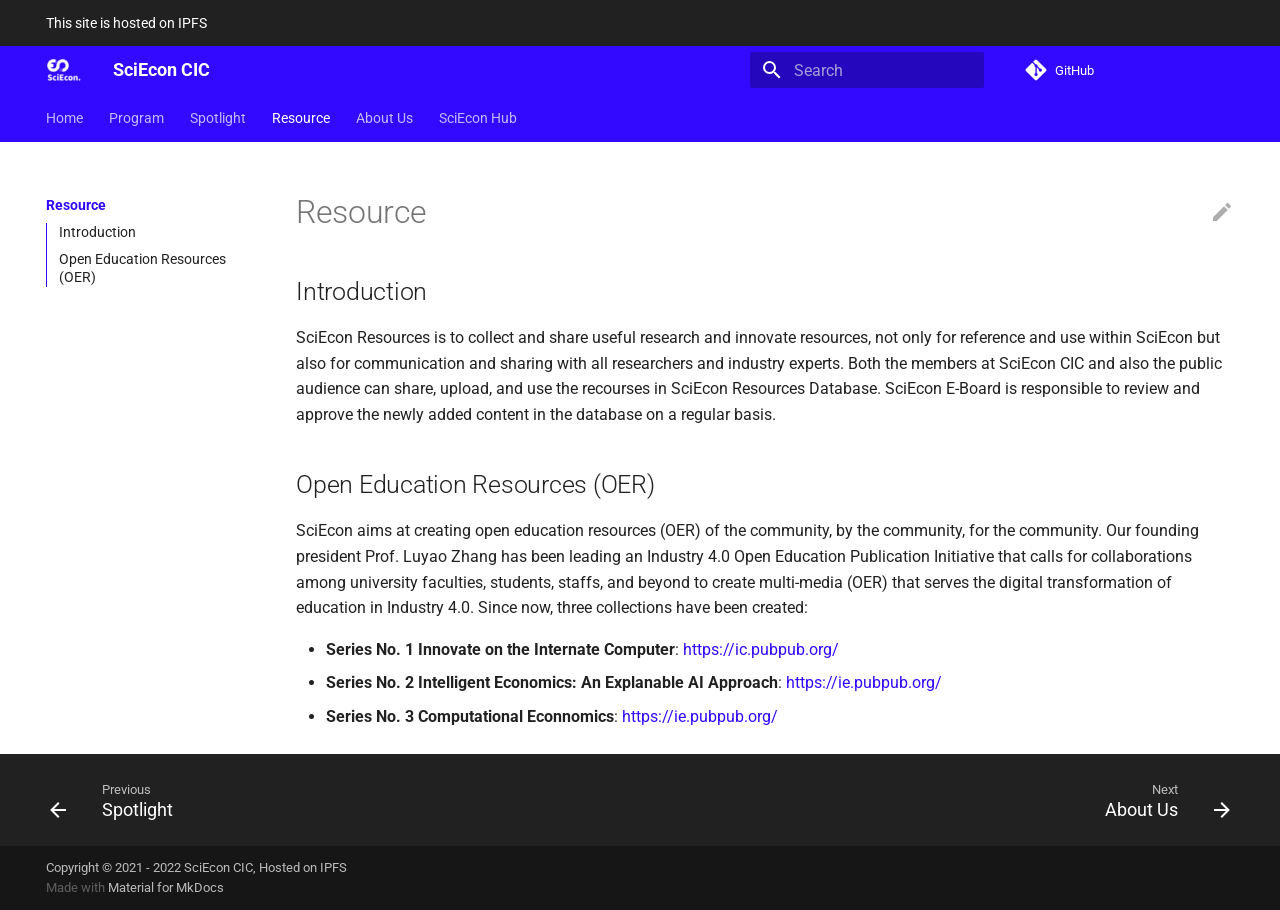
<file: site/Resources/index.html>
<!doctype html>
<html lang="en" class="no-js">
  <head>
    
      <meta charset="utf-8">
      <meta name="viewport" content="width=device-width,initial-scale=1">
      
        <meta name="description" content="research, innovation, and leadership in light of eastern and western philosophy the renaissance of Greek Academy and Confucius Schools">
      
      
      
      <link rel="icon" href="../assets/logo-light-mode-v1.png">
      <meta name="generator" content="mkdocs-1.3.0, mkdocs-material-8.2.16">
    
    
  <title>SciEcon CIC</title>

    
      <link rel="stylesheet" href="../assets/stylesheets/main.1c3799f8.min.css">
      
        
        <link rel="stylesheet" href="../assets/stylesheets/palette.cc9b2e1e.min.css">
        
      
    
    
    
      
        
        
        <link rel="preconnect" href="https://fonts.gstatic.com" crossorigin>
        <link rel="stylesheet" href="https://fonts.googleapis.com/css?family=Roboto:300,300i,400,400i,700,700i%7CRoboto+Mono:400,400i,700,700i&display=fallback">
        <style>:root{--md-text-font:"Roboto";--md-code-font:"Roboto Mono"}</style>
      
    
    
      <link rel="stylesheet" href="../stylesheets/extra.css">
    
    <script>__md_scope=new URL("..",location),__md_get=(e,_=localStorage,t=__md_scope)=>JSON.parse(_.getItem(t.pathname+"."+e)),__md_set=(e,_,t=localStorage,a=__md_scope)=>{try{t.setItem(a.pathname+"."+e,JSON.stringify(_))}catch(e){}}</script>
    
      

    
    
  </head>
  
  
    
    
    
    
    
    <body dir="ltr" data-md-color-scheme="default" data-md-color-primary="" data-md-color-accent="">
  
    
    
    <input class="md-toggle" data-md-toggle="drawer" type="checkbox" id="__drawer" autocomplete="off">
    <input class="md-toggle" data-md-toggle="search" type="checkbox" id="__search" autocomplete="off">
    <label class="md-overlay" for="__drawer"></label>
    <div data-md-component="skip">
      
        
        <a href="#resource" class="md-skip">
          Skip to content
        </a>
      
    </div>
    <div data-md-component="announce">
      
        <aside class="md-banner">
          <div class="md-banner__inner md-grid md-typeset">
            
This site is hosted on IPFS

          </div>
        </aside>
      
    </div>
    
    
      

  

<header class="md-header md-header--lifted" data-md-component="header">
  <nav class="md-header__inner md-grid" aria-label="Header">
    <a href=".." title="SciEcon CIC" class="md-header__button md-logo" aria-label="SciEcon CIC" data-md-component="logo">
      
  <img src="../assets/logo-dark-mode-v1.png" alt="logo">

    </a>
    <label class="md-header__button md-icon" for="__drawer">
      <svg xmlns="http://www.w3.org/2000/svg" viewBox="0 0 24 24"><path d="M3 6h18v2H3V6m0 5h18v2H3v-2m0 5h18v2H3v-2Z"/></svg>
    </label>
    <div class="md-header__title" data-md-component="header-title">
      <div class="md-header__ellipsis">
        <div class="md-header__topic">
          <span class="md-ellipsis">
            SciEcon CIC
          </span>
        </div>
        <div class="md-header__topic" data-md-component="header-topic">
          <span class="md-ellipsis">
            
              Resource
            
          </span>
        </div>
      </div>
    </div>
    
    
    
      <label class="md-header__button md-icon" for="__search">
        <svg xmlns="http://www.w3.org/2000/svg" viewBox="0 0 24 24"><path d="M9.5 3A6.5 6.5 0 0 1 16 9.5c0 1.61-.59 3.09-1.56 4.23l.27.27h.79l5 5-1.5 1.5-5-5v-.79l-.27-.27A6.516 6.516 0 0 1 9.5 16 6.5 6.5 0 0 1 3 9.5 6.5 6.5 0 0 1 9.5 3m0 2C7 5 5 7 5 9.5S7 14 9.5 14 14 12 14 9.5 12 5 9.5 5Z"/></svg>
      </label>
      <div class="md-search" data-md-component="search" role="dialog">
  <label class="md-search__overlay" for="__search"></label>
  <div class="md-search__inner" role="search">
    <form class="md-search__form" name="search">
      <input type="text" class="md-search__input" name="query" aria-label="Search" placeholder="Search" autocapitalize="off" autocorrect="off" autocomplete="off" spellcheck="false" data-md-component="search-query" required>
      <label class="md-search__icon md-icon" for="__search">
        <svg xmlns="http://www.w3.org/2000/svg" viewBox="0 0 24 24"><path d="M9.5 3A6.5 6.5 0 0 1 16 9.5c0 1.61-.59 3.09-1.56 4.23l.27.27h.79l5 5-1.5 1.5-5-5v-.79l-.27-.27A6.516 6.516 0 0 1 9.5 16 6.5 6.5 0 0 1 3 9.5 6.5 6.5 0 0 1 9.5 3m0 2C7 5 5 7 5 9.5S7 14 9.5 14 14 12 14 9.5 12 5 9.5 5Z"/></svg>
        <svg xmlns="http://www.w3.org/2000/svg" viewBox="0 0 24 24"><path d="M20 11v2H8l5.5 5.5-1.42 1.42L4.16 12l7.92-7.92L13.5 5.5 8 11h12Z"/></svg>
      </label>
      <nav class="md-search__options" aria-label="Search">
        
        <button type="reset" class="md-search__icon md-icon" aria-label="Clear" tabindex="-1">
          <svg xmlns="http://www.w3.org/2000/svg" viewBox="0 0 24 24"><path d="M19 6.41 17.59 5 12 10.59 6.41 5 5 6.41 10.59 12 5 17.59 6.41 19 12 13.41 17.59 19 19 17.59 13.41 12 19 6.41Z"/></svg>
        </button>
      </nav>
      
    </form>
    <div class="md-search__output">
      <div class="md-search__scrollwrap" data-md-scrollfix>
        <div class="md-search-result" data-md-component="search-result">
          <div class="md-search-result__meta">
            Initializing search
          </div>
          <ol class="md-search-result__list"></ol>
        </div>
      </div>
    </div>
  </div>
</div>
    
    
      <div class="md-header__source">
        <a href="https://github.com/SciEcon/SciEcon-Website/" title="Go to repository" class="md-source" data-md-component="source">
  <div class="md-source__icon md-icon">
    
    <svg xmlns="http://www.w3.org/2000/svg" viewBox="0 0 448 512"><!--! Font Awesome Free 6.1.1 by @fontawesome - https://fontawesome.com License - https://fontawesome.com/license/free (Icons: CC BY 4.0, Fonts: SIL OFL 1.1, Code: MIT License) Copyright 2022 Fonticons, Inc.--><path d="M439.55 236.05 244 40.45a28.87 28.87 0 0 0-40.81 0l-40.66 40.63 51.52 51.52c27.06-9.14 52.68 16.77 43.39 43.68l49.66 49.66c34.23-11.8 61.18 31 35.47 56.69-26.49 26.49-70.21-2.87-56-37.34L240.22 199v121.85c25.3 12.54 22.26 41.85 9.08 55a34.34 34.34 0 0 1-48.55 0c-17.57-17.6-11.07-46.91 11.25-56v-123c-20.8-8.51-24.6-30.74-18.64-45L142.57 101 8.45 235.14a28.86 28.86 0 0 0 0 40.81l195.61 195.6a28.86 28.86 0 0 0 40.8 0l194.69-194.69a28.86 28.86 0 0 0 0-40.81z"/></svg>
  </div>
  <div class="md-source__repository">
    GitHub
  </div>
</a>
      </div>
    
  </nav>
  
    
      
<nav class="md-tabs" aria-label="Tabs" data-md-component="tabs">
  <div class="md-tabs__inner md-grid">
    <ul class="md-tabs__list">
      
        
  
  


  <li class="md-tabs__item">
    <a href=".." class="md-tabs__link">
      Home
    </a>
  </li>

      
        
  
  


  <li class="md-tabs__item">
    <a href="../Program/" class="md-tabs__link">
      Program
    </a>
  </li>

      
        
  
  


  <li class="md-tabs__item">
    <a href="../Spotlight/" class="md-tabs__link">
      Spotlight
    </a>
  </li>

      
        
  
  
    
  


  <li class="md-tabs__item">
    <a href="./" class="md-tabs__link md-tabs__link--active">
      Resource
    </a>
  </li>

      
        
  
  


  <li class="md-tabs__item">
    <a href="../About/" class="md-tabs__link">
      About Us
    </a>
  </li>

      
        
  
  


  <li class="md-tabs__item">
    <a href="../Hub/" class="md-tabs__link">
      SciEcon Hub
    </a>
  </li>

      
    </ul>
  </div>
</nav>
    
  
</header>
    
    <div class="md-container" data-md-component="container">
      
      
        
      
      <main class="md-main" data-md-component="main">
        <div class="md-main__inner md-grid">
          
            
              
              <div class="md-sidebar md-sidebar--primary" data-md-component="sidebar" data-md-type="navigation" >
                <div class="md-sidebar__scrollwrap">
                  <div class="md-sidebar__inner">
                    

  


  

<nav class="md-nav md-nav--primary md-nav--lifted md-nav--integrated" aria-label="Navigation" data-md-level="0">
  <label class="md-nav__title" for="__drawer">
    <a href=".." title="SciEcon CIC" class="md-nav__button md-logo" aria-label="SciEcon CIC" data-md-component="logo">
      
  <img src="../assets/logo-dark-mode-v1.png" alt="logo">

    </a>
    SciEcon CIC
  </label>
  
    <div class="md-nav__source">
      <a href="https://github.com/SciEcon/SciEcon-Website/" title="Go to repository" class="md-source" data-md-component="source">
  <div class="md-source__icon md-icon">
    
    <svg xmlns="http://www.w3.org/2000/svg" viewBox="0 0 448 512"><!--! Font Awesome Free 6.1.1 by @fontawesome - https://fontawesome.com License - https://fontawesome.com/license/free (Icons: CC BY 4.0, Fonts: SIL OFL 1.1, Code: MIT License) Copyright 2022 Fonticons, Inc.--><path d="M439.55 236.05 244 40.45a28.87 28.87 0 0 0-40.81 0l-40.66 40.63 51.52 51.52c27.06-9.14 52.68 16.77 43.39 43.68l49.66 49.66c34.23-11.8 61.18 31 35.47 56.69-26.49 26.49-70.21-2.87-56-37.34L240.22 199v121.85c25.3 12.54 22.26 41.85 9.08 55a34.34 34.34 0 0 1-48.55 0c-17.57-17.6-11.07-46.91 11.25-56v-123c-20.8-8.51-24.6-30.74-18.64-45L142.57 101 8.45 235.14a28.86 28.86 0 0 0 0 40.81l195.61 195.6a28.86 28.86 0 0 0 40.8 0l194.69-194.69a28.86 28.86 0 0 0 0-40.81z"/></svg>
  </div>
  <div class="md-source__repository">
    GitHub
  </div>
</a>
    </div>
  
  <ul class="md-nav__list" data-md-scrollfix>
    
      
      
      

  
  
  
    <li class="md-nav__item">
      <a href=".." class="md-nav__link">
        Home
      </a>
    </li>
  

    
      
      
      

  
  
  
    <li class="md-nav__item">
      <a href="../Program/" class="md-nav__link">
        Program
      </a>
    </li>
  

    
      
      
      

  
  
  
    <li class="md-nav__item">
      <a href="../Spotlight/" class="md-nav__link">
        Spotlight
      </a>
    </li>
  

    
      
      
      

  
  
    
  
  
    <li class="md-nav__item md-nav__item--active">
      
      <input class="md-nav__toggle md-toggle" data-md-toggle="toc" type="checkbox" id="__toc">
      
      
        
      
      
        <label class="md-nav__link md-nav__link--active" for="__toc">
          Resource
          <span class="md-nav__icon md-icon"></span>
        </label>
      
      <a href="./" class="md-nav__link md-nav__link--active">
        Resource
      </a>
      
        

<nav class="md-nav md-nav--secondary" aria-label="Table of contents">
  
  
  
    
  
  
    <label class="md-nav__title" for="__toc">
      <span class="md-nav__icon md-icon"></span>
      Table of contents
    </label>
    <ul class="md-nav__list" data-md-component="toc" data-md-scrollfix>
      
        <li class="md-nav__item">
  <a href="#introduction" class="md-nav__link">
    Introduction
  </a>
  
</li>
      
        <li class="md-nav__item">
  <a href="#open-education-resources-oer" class="md-nav__link">
    Open Education Resources (OER)
  </a>
  
</li>
      
    </ul>
  
</nav>
      
    </li>
  

    
      
      
      

  
  
  
    <li class="md-nav__item">
      <a href="../About/" class="md-nav__link">
        About Us
      </a>
    </li>
  

    
      
      
      

  
  
  
    <li class="md-nav__item">
      <a href="../Hub/" class="md-nav__link">
        SciEcon Hub
      </a>
    </li>
  

    
  </ul>
</nav>
                  </div>
                </div>
              </div>
            
            
          
          <div class="md-content" data-md-component="content">
            <article class="md-content__inner md-typeset">
              
                
  <a href="https://github.com/SciEcon/SciEcon-Website/edit/master/docs/Resources.md" title="Edit this page" class="md-content__button md-icon">
    <svg xmlns="http://www.w3.org/2000/svg" viewBox="0 0 24 24"><path d="M20.71 7.04c.39-.39.39-1.04 0-1.41l-2.34-2.34c-.37-.39-1.02-.39-1.41 0l-1.84 1.83 3.75 3.75M3 17.25V21h3.75L17.81 9.93l-3.75-3.75L3 17.25Z"/></svg>
  </a>



<h1 id="resource">Resource</h1>
<h2 id="introduction">Introduction</h2>
<p>SciEcon Resources is to collect and share useful research and innovate resources, not only for reference and use within SciEcon but also for communication and sharing with all researchers and industry experts. Both the members at SciEcon CIC and also the public audience can share, upload, and use the recourses in SciEcon Resources Database. SciEcon E-Board is responsible to review and approve the newly added content in the database on a regular basis.</p>
<h2 id="open-education-resources-oer">Open Education Resources (OER)</h2>
<p>SciEcon aims at creating open education resources (OER) of the community, by the community, for the community. Our founding president Prof. Luyao Zhang has been leading an Industry 4.0 Open Education Publication Initiative that calls for collaborations among university faculties, students, staffs, and beyond to create multi-media (OER) that serves the digital transformation of education in Industry 4.0. Since now, three collections have been created:</p>
<ul>
<li><strong>Series No. 1 Innovate on the Internate Computer</strong>: <a href="https://ic.pubpub.org/">https://ic.pubpub.org/</a></li>
<li><strong>Series No. 2 Intelligent Economics: An Explanable AI Approach</strong>: <a href="https://ie.pubpub.org/">https://ie.pubpub.org/</a></li>
<li><strong>Series No. 3 Computational Econnomics</strong>: <a href="https://ie.pubpub.org/">https://ie.pubpub.org/</a></li>
</ul>
<!-- ## Data

<figure markdown>
![logo](assets/../resources_thumbnails/Data.png){ width="500" }
</figure>

Link to database:
<https://docs.google.com/spreadsheets/d/17ge03x7xJwAR-LPsib_jatLZrclvDtAu6CQql36nDMg/edit?usp=sharing>

Fill out the following Google Form to contribute to the database:
<https://docs.google.com/forms/d/e/1FAIpQLScd6yGFuuBN2fLaqmCVRaMQJAOlWb8UqOMA9ICd5qDcQjlRww/viewform?usp=sf_link>

## Institution

<figure markdown>
![logo](assets/../resources_thumbnails/Institution.png){ width="500" }
</figure>

Link to database:
<https://docs.google.com/spreadsheets/d/1XXhEruZF6pXcfoAwmDsiQ42qS-mgMdfPOZzxIuouw54/edit?usp=sharing>

Fill out the following Google Form to contribute to the database:
<https://docs.google.com/forms/d/e/1FAIpQLSebkBFMB9dDJbQ4od7iuFVWPm1yqJyklT38FCZHkkMDfD9Pfw/viewform?usp=sf_link>

## Literature

<figure markdown>
![](assets/../resources_thumbnails/Literature.png){ width="500" }
</figure>

## User guide for public audiences

You are welcome to check out the Event list in our resource library. Here are a few steps for you to view our shared group in a public way. You may need to prepare your browser, and go to the Zotero official website.

**Step 1: Access the website**

<figure markdown>
![](./assets/../resources_thumbnails/zotero-website.png){ width="500" }
</figure>

Search for Zotero on your browser or go to [https://www.zotero.org/](https://www.zotero.org/) to access the official Zotero website

**Step 2: Search for groups**

<figure markdown>
![](./assets/../resources_thumbnails/search-for-groups.png){ width="500" }
</figure>

Log in / sign up a Zotero account and then click the “Groups” to search for our shared resource base. Then search for “**SciEcon Resource**” and then you will see the two shared resource groups. Then by clicking the resource library that you want, you will see the literature list.

[Back to Home](./index.md){ .md-button .md-button--primary } -->

              
            </article>
          </div>
        </div>
        
          <a href="#" class="md-top md-icon" data-md-component="top" data-md-state="hidden">
            <svg xmlns="http://www.w3.org/2000/svg" viewBox="0 0 24 24"><path d="M13 20h-2V8l-5.5 5.5-1.42-1.42L12 4.16l7.92 7.92-1.42 1.42L13 8v12Z"/></svg>
            Back to top
          </a>
        
      </main>
      
        <footer class="md-footer">
  
    <nav class="md-footer__inner md-grid" aria-label="Footer">
      
        
        <a href="../Spotlight/" class="md-footer__link md-footer__link--prev" aria-label="Previous: Spotlight" rel="prev">
          <div class="md-footer__button md-icon">
            <svg xmlns="http://www.w3.org/2000/svg" viewBox="0 0 24 24"><path d="M20 11v2H8l5.5 5.5-1.42 1.42L4.16 12l7.92-7.92L13.5 5.5 8 11h12Z"/></svg>
          </div>
          <div class="md-footer__title">
            <div class="md-ellipsis">
              <span class="md-footer__direction">
                Previous
              </span>
              Spotlight
            </div>
          </div>
        </a>
      
      
        
        <a href="../About/" class="md-footer__link md-footer__link--next" aria-label="Next: About Us" rel="next">
          <div class="md-footer__title">
            <div class="md-ellipsis">
              <span class="md-footer__direction">
                Next
              </span>
              About Us
            </div>
          </div>
          <div class="md-footer__button md-icon">
            <svg xmlns="http://www.w3.org/2000/svg" viewBox="0 0 24 24"><path d="M4 11v2h12l-5.5 5.5 1.42 1.42L19.84 12l-7.92-7.92L10.5 5.5 16 11H4Z"/></svg>
          </div>
        </a>
      
    </nav>
  
  <div class="md-footer-meta md-typeset">
    <div class="md-footer-meta__inner md-grid">
      <div class="md-copyright">
  
    <div class="md-copyright__highlight">
      Copyright &copy; 2021 - 2022 SciEcon CIC, Hosted on IPFS
    </div>
  
  
    Made with
    <a href="https://squidfunk.github.io/mkdocs-material/" target="_blank" rel="noopener">
      Material for MkDocs
    </a>
  
</div>
      
    </div>
  </div>
</footer>
      
    </div>
    <div class="md-dialog" data-md-component="dialog">
      <div class="md-dialog__inner md-typeset"></div>
    </div>
    <script id="__config" type="application/json">{"base": "..", "features": ["navigation.tabs", "navigation.tabs.sticky", "navigation.indexes", "navigation.top", "toc.integrate", "header.autohide", "announce.dismiss"], "search": "../assets/javascripts/workers/search.2a1c317c.min.js", "translations": {"clipboard.copied": "Copied to clipboard", "clipboard.copy": "Copy to clipboard", "search.config.lang": "en", "search.config.pipeline": "trimmer, stopWordFilter", "search.config.separator": "[\\s\\-]+", "search.placeholder": "Search", "search.result.more.one": "1 more on this page", "search.result.more.other": "# more on this page", "search.result.none": "No matching documents", "search.result.one": "1 matching document", "search.result.other": "# matching documents", "search.result.placeholder": "Type to start searching", "search.result.term.missing": "Missing", "select.version.title": "Select version"}}</script>
    
    
      <script src="../assets/javascripts/bundle.3a4b43e5.min.js"></script>
      
    
  </body>
</html>
</file>
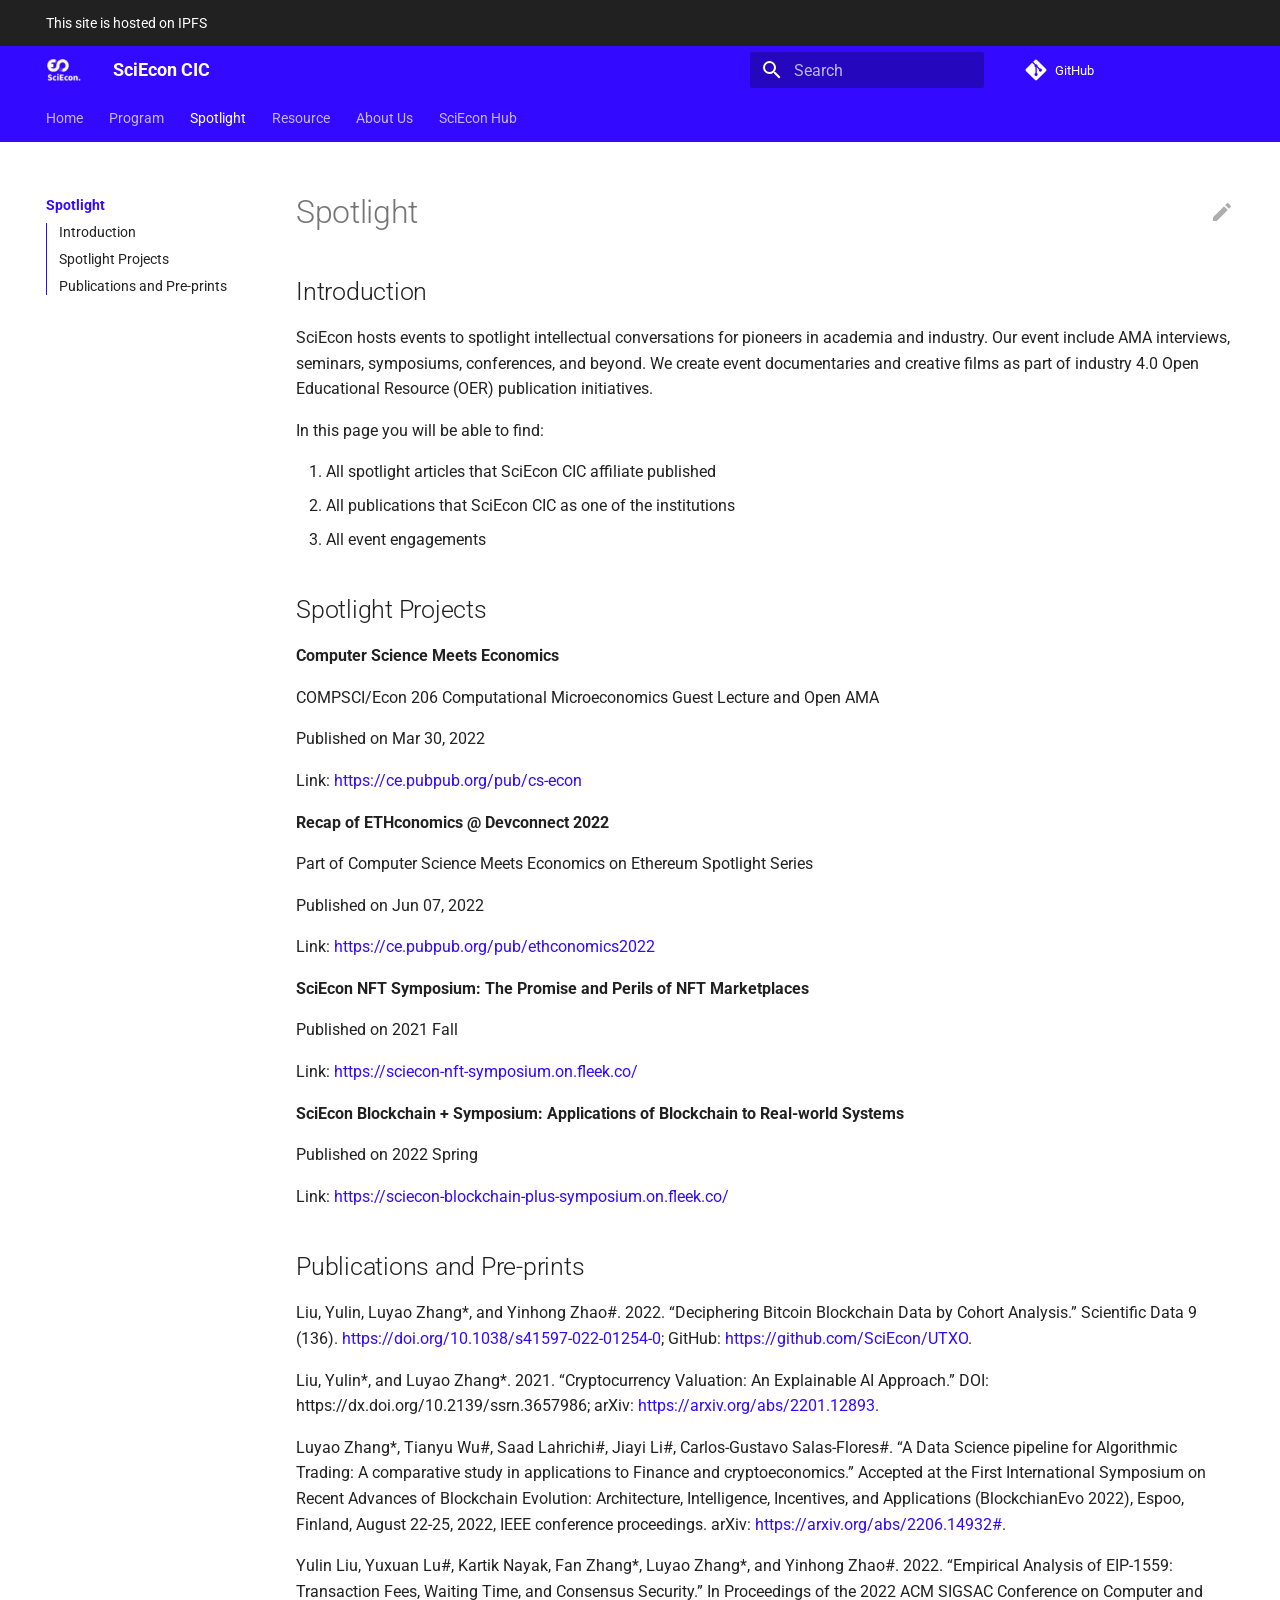
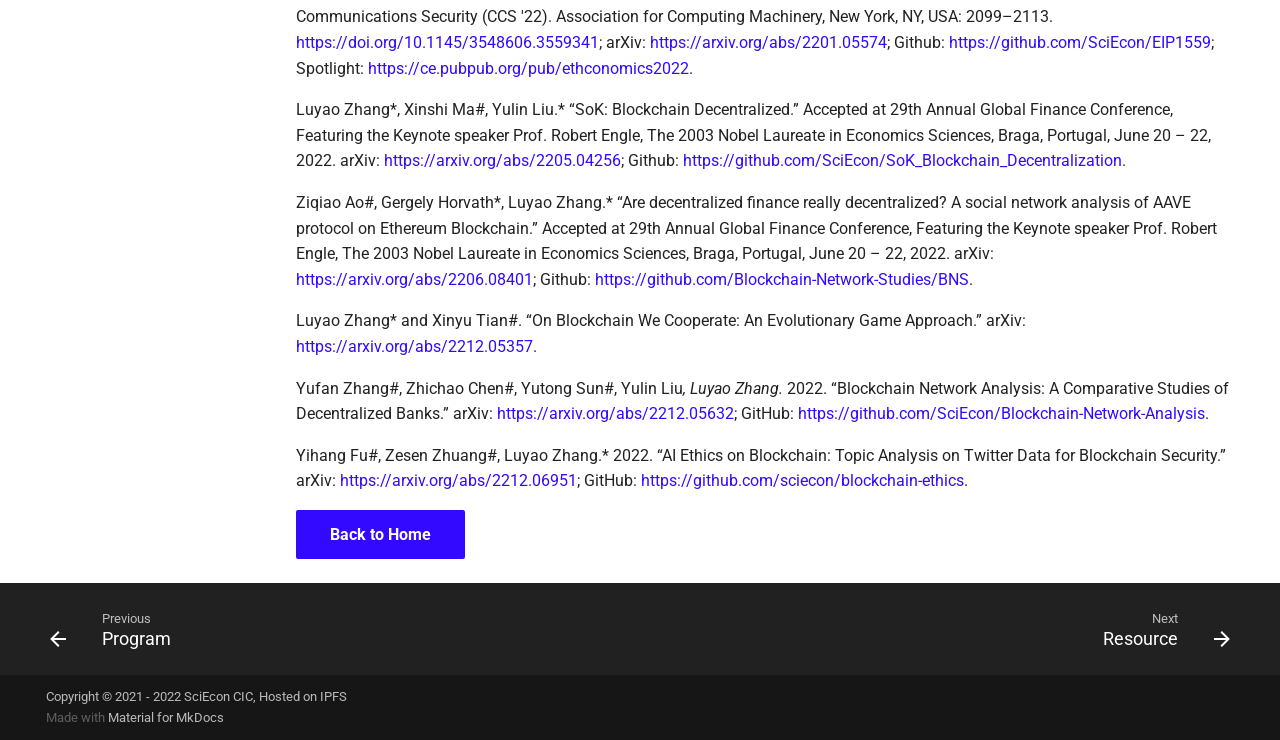
<file: site/Spotlight/index.html>
<!doctype html>
<html lang="en" class="no-js">
  <head>
    
      <meta charset="utf-8">
      <meta name="viewport" content="width=device-width,initial-scale=1">
      
        <meta name="description" content="research, innovation, and leadership in light of eastern and western philosophy the renaissance of Greek Academy and Confucius Schools">
      
      
      
      <link rel="icon" href="../assets/logo-light-mode-v1.png">
      <meta name="generator" content="mkdocs-1.3.0, mkdocs-material-8.2.16">
    
    
  <title>SciEcon CIC</title>

    
      <link rel="stylesheet" href="../assets/stylesheets/main.1c3799f8.min.css">
      
        
        <link rel="stylesheet" href="../assets/stylesheets/palette.cc9b2e1e.min.css">
        
      
    
    
    
      
        
        
        <link rel="preconnect" href="https://fonts.gstatic.com" crossorigin>
        <link rel="stylesheet" href="https://fonts.googleapis.com/css?family=Roboto:300,300i,400,400i,700,700i%7CRoboto+Mono:400,400i,700,700i&display=fallback">
        <style>:root{--md-text-font:"Roboto";--md-code-font:"Roboto Mono"}</style>
      
    
    
      <link rel="stylesheet" href="../stylesheets/extra.css">
    
    <script>__md_scope=new URL("..",location),__md_get=(e,_=localStorage,t=__md_scope)=>JSON.parse(_.getItem(t.pathname+"."+e)),__md_set=(e,_,t=localStorage,a=__md_scope)=>{try{t.setItem(a.pathname+"."+e,JSON.stringify(_))}catch(e){}}</script>
    
      

    
    
  </head>
  
  
    
    
    
    
    
    <body dir="ltr" data-md-color-scheme="default" data-md-color-primary="" data-md-color-accent="">
  
    
    
    <input class="md-toggle" data-md-toggle="drawer" type="checkbox" id="__drawer" autocomplete="off">
    <input class="md-toggle" data-md-toggle="search" type="checkbox" id="__search" autocomplete="off">
    <label class="md-overlay" for="__drawer"></label>
    <div data-md-component="skip">
      
        
        <a href="#spotlight" class="md-skip">
          Skip to content
        </a>
      
    </div>
    <div data-md-component="announce">
      
        <aside class="md-banner">
          <div class="md-banner__inner md-grid md-typeset">
            
This site is hosted on IPFS

          </div>
        </aside>
      
    </div>
    
    
      

  

<header class="md-header md-header--lifted" data-md-component="header">
  <nav class="md-header__inner md-grid" aria-label="Header">
    <a href=".." title="SciEcon CIC" class="md-header__button md-logo" aria-label="SciEcon CIC" data-md-component="logo">
      
  <img src="../assets/logo-dark-mode-v1.png" alt="logo">

    </a>
    <label class="md-header__button md-icon" for="__drawer">
      <svg xmlns="http://www.w3.org/2000/svg" viewBox="0 0 24 24"><path d="M3 6h18v2H3V6m0 5h18v2H3v-2m0 5h18v2H3v-2Z"/></svg>
    </label>
    <div class="md-header__title" data-md-component="header-title">
      <div class="md-header__ellipsis">
        <div class="md-header__topic">
          <span class="md-ellipsis">
            SciEcon CIC
          </span>
        </div>
        <div class="md-header__topic" data-md-component="header-topic">
          <span class="md-ellipsis">
            
              Spotlight
            
          </span>
        </div>
      </div>
    </div>
    
    
    
      <label class="md-header__button md-icon" for="__search">
        <svg xmlns="http://www.w3.org/2000/svg" viewBox="0 0 24 24"><path d="M9.5 3A6.5 6.5 0 0 1 16 9.5c0 1.61-.59 3.09-1.56 4.23l.27.27h.79l5 5-1.5 1.5-5-5v-.79l-.27-.27A6.516 6.516 0 0 1 9.5 16 6.5 6.5 0 0 1 3 9.5 6.5 6.5 0 0 1 9.5 3m0 2C7 5 5 7 5 9.5S7 14 9.5 14 14 12 14 9.5 12 5 9.5 5Z"/></svg>
      </label>
      <div class="md-search" data-md-component="search" role="dialog">
  <label class="md-search__overlay" for="__search"></label>
  <div class="md-search__inner" role="search">
    <form class="md-search__form" name="search">
      <input type="text" class="md-search__input" name="query" aria-label="Search" placeholder="Search" autocapitalize="off" autocorrect="off" autocomplete="off" spellcheck="false" data-md-component="search-query" required>
      <label class="md-search__icon md-icon" for="__search">
        <svg xmlns="http://www.w3.org/2000/svg" viewBox="0 0 24 24"><path d="M9.5 3A6.5 6.5 0 0 1 16 9.5c0 1.61-.59 3.09-1.56 4.23l.27.27h.79l5 5-1.5 1.5-5-5v-.79l-.27-.27A6.516 6.516 0 0 1 9.5 16 6.5 6.5 0 0 1 3 9.5 6.5 6.5 0 0 1 9.5 3m0 2C7 5 5 7 5 9.5S7 14 9.5 14 14 12 14 9.5 12 5 9.5 5Z"/></svg>
        <svg xmlns="http://www.w3.org/2000/svg" viewBox="0 0 24 24"><path d="M20 11v2H8l5.5 5.5-1.42 1.42L4.16 12l7.92-7.92L13.5 5.5 8 11h12Z"/></svg>
      </label>
      <nav class="md-search__options" aria-label="Search">
        
        <button type="reset" class="md-search__icon md-icon" aria-label="Clear" tabindex="-1">
          <svg xmlns="http://www.w3.org/2000/svg" viewBox="0 0 24 24"><path d="M19 6.41 17.59 5 12 10.59 6.41 5 5 6.41 10.59 12 5 17.59 6.41 19 12 13.41 17.59 19 19 17.59 13.41 12 19 6.41Z"/></svg>
        </button>
      </nav>
      
    </form>
    <div class="md-search__output">
      <div class="md-search__scrollwrap" data-md-scrollfix>
        <div class="md-search-result" data-md-component="search-result">
          <div class="md-search-result__meta">
            Initializing search
          </div>
          <ol class="md-search-result__list"></ol>
        </div>
      </div>
    </div>
  </div>
</div>
    
    
      <div class="md-header__source">
        <a href="https://github.com/SciEcon/SciEcon-Website/" title="Go to repository" class="md-source" data-md-component="source">
  <div class="md-source__icon md-icon">
    
    <svg xmlns="http://www.w3.org/2000/svg" viewBox="0 0 448 512"><!--! Font Awesome Free 6.1.1 by @fontawesome - https://fontawesome.com License - https://fontawesome.com/license/free (Icons: CC BY 4.0, Fonts: SIL OFL 1.1, Code: MIT License) Copyright 2022 Fonticons, Inc.--><path d="M439.55 236.05 244 40.45a28.87 28.87 0 0 0-40.81 0l-40.66 40.63 51.52 51.52c27.06-9.14 52.68 16.77 43.39 43.68l49.66 49.66c34.23-11.8 61.18 31 35.47 56.69-26.49 26.49-70.21-2.87-56-37.34L240.22 199v121.85c25.3 12.54 22.26 41.85 9.08 55a34.34 34.34 0 0 1-48.55 0c-17.57-17.6-11.07-46.91 11.25-56v-123c-20.8-8.51-24.6-30.74-18.64-45L142.57 101 8.45 235.14a28.86 28.86 0 0 0 0 40.81l195.61 195.6a28.86 28.86 0 0 0 40.8 0l194.69-194.69a28.86 28.86 0 0 0 0-40.81z"/></svg>
  </div>
  <div class="md-source__repository">
    GitHub
  </div>
</a>
      </div>
    
  </nav>
  
    
      
<nav class="md-tabs" aria-label="Tabs" data-md-component="tabs">
  <div class="md-tabs__inner md-grid">
    <ul class="md-tabs__list">
      
        
  
  


  <li class="md-tabs__item">
    <a href=".." class="md-tabs__link">
      Home
    </a>
  </li>

      
        
  
  


  <li class="md-tabs__item">
    <a href="../Program/" class="md-tabs__link">
      Program
    </a>
  </li>

      
        
  
  
    
  


  <li class="md-tabs__item">
    <a href="./" class="md-tabs__link md-tabs__link--active">
      Spotlight
    </a>
  </li>

      
        
  
  


  <li class="md-tabs__item">
    <a href="../Resources/" class="md-tabs__link">
      Resource
    </a>
  </li>

      
        
  
  


  <li class="md-tabs__item">
    <a href="../About/" class="md-tabs__link">
      About Us
    </a>
  </li>

      
        
  
  


  <li class="md-tabs__item">
    <a href="../Hub/" class="md-tabs__link">
      SciEcon Hub
    </a>
  </li>

      
    </ul>
  </div>
</nav>
    
  
</header>
    
    <div class="md-container" data-md-component="container">
      
      
        
      
      <main class="md-main" data-md-component="main">
        <div class="md-main__inner md-grid">
          
            
              
              <div class="md-sidebar md-sidebar--primary" data-md-component="sidebar" data-md-type="navigation" >
                <div class="md-sidebar__scrollwrap">
                  <div class="md-sidebar__inner">
                    

  


  

<nav class="md-nav md-nav--primary md-nav--lifted md-nav--integrated" aria-label="Navigation" data-md-level="0">
  <label class="md-nav__title" for="__drawer">
    <a href=".." title="SciEcon CIC" class="md-nav__button md-logo" aria-label="SciEcon CIC" data-md-component="logo">
      
  <img src="../assets/logo-dark-mode-v1.png" alt="logo">

    </a>
    SciEcon CIC
  </label>
  
    <div class="md-nav__source">
      <a href="https://github.com/SciEcon/SciEcon-Website/" title="Go to repository" class="md-source" data-md-component="source">
  <div class="md-source__icon md-icon">
    
    <svg xmlns="http://www.w3.org/2000/svg" viewBox="0 0 448 512"><!--! Font Awesome Free 6.1.1 by @fontawesome - https://fontawesome.com License - https://fontawesome.com/license/free (Icons: CC BY 4.0, Fonts: SIL OFL 1.1, Code: MIT License) Copyright 2022 Fonticons, Inc.--><path d="M439.55 236.05 244 40.45a28.87 28.87 0 0 0-40.81 0l-40.66 40.63 51.52 51.52c27.06-9.14 52.68 16.77 43.39 43.68l49.66 49.66c34.23-11.8 61.18 31 35.47 56.69-26.49 26.49-70.21-2.87-56-37.34L240.22 199v121.85c25.3 12.54 22.26 41.85 9.08 55a34.34 34.34 0 0 1-48.55 0c-17.57-17.6-11.07-46.91 11.25-56v-123c-20.8-8.51-24.6-30.74-18.64-45L142.57 101 8.45 235.14a28.86 28.86 0 0 0 0 40.81l195.61 195.6a28.86 28.86 0 0 0 40.8 0l194.69-194.69a28.86 28.86 0 0 0 0-40.81z"/></svg>
  </div>
  <div class="md-source__repository">
    GitHub
  </div>
</a>
    </div>
  
  <ul class="md-nav__list" data-md-scrollfix>
    
      
      
      

  
  
  
    <li class="md-nav__item">
      <a href=".." class="md-nav__link">
        Home
      </a>
    </li>
  

    
      
      
      

  
  
  
    <li class="md-nav__item">
      <a href="../Program/" class="md-nav__link">
        Program
      </a>
    </li>
  

    
      
      
      

  
  
    
  
  
    <li class="md-nav__item md-nav__item--active">
      
      <input class="md-nav__toggle md-toggle" data-md-toggle="toc" type="checkbox" id="__toc">
      
      
        
      
      
        <label class="md-nav__link md-nav__link--active" for="__toc">
          Spotlight
          <span class="md-nav__icon md-icon"></span>
        </label>
      
      <a href="./" class="md-nav__link md-nav__link--active">
        Spotlight
      </a>
      
        

<nav class="md-nav md-nav--secondary" aria-label="Table of contents">
  
  
  
    
  
  
    <label class="md-nav__title" for="__toc">
      <span class="md-nav__icon md-icon"></span>
      Table of contents
    </label>
    <ul class="md-nav__list" data-md-component="toc" data-md-scrollfix>
      
        <li class="md-nav__item">
  <a href="#introduction" class="md-nav__link">
    Introduction
  </a>
  
</li>
      
        <li class="md-nav__item">
  <a href="#spotlight-projects" class="md-nav__link">
    Spotlight Projects
  </a>
  
</li>
      
        <li class="md-nav__item">
  <a href="#publications-and-pre-prints" class="md-nav__link">
    Publications and Pre-prints
  </a>
  
</li>
      
    </ul>
  
</nav>
      
    </li>
  

    
      
      
      

  
  
  
    <li class="md-nav__item">
      <a href="../Resources/" class="md-nav__link">
        Resource
      </a>
    </li>
  

    
      
      
      

  
  
  
    <li class="md-nav__item">
      <a href="../About/" class="md-nav__link">
        About Us
      </a>
    </li>
  

    
      
      
      

  
  
  
    <li class="md-nav__item">
      <a href="../Hub/" class="md-nav__link">
        SciEcon Hub
      </a>
    </li>
  

    
  </ul>
</nav>
                  </div>
                </div>
              </div>
            
            
          
          <div class="md-content" data-md-component="content">
            <article class="md-content__inner md-typeset">
              
                
  <a href="https://github.com/SciEcon/SciEcon-Website/edit/master/docs/Spotlight.md" title="Edit this page" class="md-content__button md-icon">
    <svg xmlns="http://www.w3.org/2000/svg" viewBox="0 0 24 24"><path d="M20.71 7.04c.39-.39.39-1.04 0-1.41l-2.34-2.34c-.37-.39-1.02-.39-1.41 0l-1.84 1.83 3.75 3.75M3 17.25V21h3.75L17.81 9.93l-3.75-3.75L3 17.25Z"/></svg>
  </a>



<h1 id="spotlight">Spotlight</h1>
<h2 id="introduction">Introduction</h2>
<p>SciEcon hosts events to spotlight intellectual conversations for pioneers in academia and industry. Our event include AMA interviews, seminars, symposiums, conferences, and beyond. We create event documentaries and creative films as part of industry 4.0 Open Educational Resource (OER) publication initiatives.</p>
<p>In this page you will be able to find:</p>
<ol>
<li>All spotlight articles that SciEcon CIC affiliate published</li>
<li>All publications that SciEcon CIC as one of the institutions</li>
<li>All event engagements</li>
</ol>
<h2 id="spotlight-projects">Spotlight Projects</h2>
<p><strong>Computer Science Meets Economics</strong> </p>
<p>COMPSCI/Econ 206 Computational Microeconomics Guest Lecture and Open AMA</p>
<p>Published on
Mar 30, 2022</p>
<p>Link: <a href="https://ce.pubpub.org/pub/cs-econ">https://ce.pubpub.org/pub/cs-econ</a></p>
<p><strong>Recap of ETHconomics @ Devconnect 2022</strong></p>
<p>Part of Computer Science Meets Economics on Ethereum Spotlight Series</p>
<p>Published on
Jun 07, 2022</p>
<p>Link: <a href="https://ce.pubpub.org/pub/ethconomics2022">https://ce.pubpub.org/pub/ethconomics2022</a></p>
<p><strong>SciEcon NFT Symposium: The Promise and Perils of NFT Marketplaces</strong></p>
<p>Published on 
2021 Fall</p>
<p>Link: <a href="https://sciecon-nft-symposium.on.fleek.co/">https://sciecon-nft-symposium.on.fleek.co/</a></p>
<p><strong>SciEcon Blockchain + Symposium: Applications of Blockchain to Real-world Systems</strong></p>
<p>Published on 
2022 Spring</p>
<p>Link: <a href="https://sciecon-blockchain-plus-symposium.on.fleek.co/">https://sciecon-blockchain-plus-symposium.on.fleek.co/</a></p>
<h2 id="publications-and-pre-prints">Publications and Pre-prints</h2>
<p>Liu, Yulin, Luyao Zhang*, and Yinhong Zhao#. 2022. “Deciphering Bitcoin Blockchain Data by Cohort Analysis.” Scientific Data 9 (136). <a href="https://doi.org/10.1038/s41597-022-01254-0"> https://doi.org/10.1038/s41597-022-01254-0</a>; GitHub: <a href="https://github.com/SciEcon/UTXO">https://github.com/SciEcon/UTXO</a>. </p>
<p>Liu, Yulin*, and Luyao Zhang*. 2021. “Cryptocurrency Valuation: An Explainable AI Approach.” DOI: https://dx.doi.org/10.2139/ssrn.3657986; arXiv:<a href="https://arxiv.org/abs/2201.12893"> https://arxiv.org/abs/2201.12893</a>. </p>
<p>Luyao Zhang*, Tianyu Wu#, Saad Lahrichi#, Jiayi Li#, Carlos-Gustavo Salas-Flores#. “A Data Science pipeline for Algorithmic Trading: A comparative study in applications to Finance and cryptoeconomics.”  Accepted at the First International Symposium on Recent Advances of Blockchain Evolution: Architecture, Intelligence, Incentives, and Applications (BlockchianEvo 2022), Espoo, Finland, August 22-25, 2022, IEEE conference proceedings. arXiv: <a href="https://arxiv.org/abs/2206.14932">https://arxiv.org/abs/2206.14932#</a>.</p>
<p>Yulin Liu, Yuxuan Lu#, Kartik Nayak, Fan Zhang*, Luyao Zhang*, and Yinhong Zhao#. 2022. “Empirical Analysis of EIP-1559: Transaction Fees, Waiting Time, and Consensus Security.” In Proceedings of the 2022 ACM SIGSAC Conference on Computer and Communications Security (CCS '22). Association for Computing Machinery, New York, NY, USA: 2099–2113. <a href="https://doi.org/10.1145/3548606.3559341">https://doi.org/10.1145/3548606.3559341</a>; arXiv: <a href="https://arxiv.org/abs/2201.05574">https://arxiv.org/abs/2201.05574</a>; Github: <a href="https://github.com/SciEcon/EIP1559">https://github.com/SciEcon/EIP1559</a>; Spotlight: <a href="https://ce.pubpub.org/pub/ethconomics2022">https://ce.pubpub.org/pub/ethconomics2022</a>.</p>
<p>Luyao Zhang*, Xinshi Ma#, Yulin Liu.* “SoK: Blockchain Decentralized.” Accepted at 29th Annual Global Finance Conference, Featuring the Keynote speaker Prof. Robert Engle, The 2003 Nobel Laureate in Economics Sciences, Braga, Portugal, June 20 – 22, 2022. arXiv: <a href="https://arxiv.org/abs/2205.04256">https://arxiv.org/abs/2205.04256</a>; Github: <a href="https://github.com/SciEcon/SoK_Blockchain_Decentralization">https://github.com/SciEcon/SoK_Blockchain_Decentralization</a>.</p>
<p>Ziqiao Ao#, Gergely Horvath*, Luyao Zhang.* “Are decentralized finance really decentralized? A social network analysis of AAVE protocol on Ethereum Blockchain.” Accepted at 29th Annual Global Finance Conference, Featuring the Keynote speaker Prof. Robert Engle, The 2003 Nobel Laureate in Economics Sciences, Braga, Portugal, June 20 – 22, 2022. arXiv: <a href="https://arxiv.org/abs/2206.08401">https://arxiv.org/abs/2206.08401</a>; Github: <a href="https://github.com/Blockchain-Network-Studies/BNS">https://github.com/Blockchain-Network-Studies/BNS</a>.</p>
<p>Luyao Zhang* and Xinyu Tian#. “On Blockchain We Cooperate: An Evolutionary Game Approach.” arXiv: <a href="https://arxiv.org/abs/2212.05357"> https://arxiv.org/abs/2212.05357</a>.</p>
<p>Yufan Zhang#, Zhichao Chen#, Yutong Sun#, Yulin Liu<em>, Luyao Zhang.</em> 2022. “Blockchain Network Analysis: A Comparative Studies of Decentralized Banks.” arXiv: <a href="https://arxiv.org/abs/2212.05632">https://arxiv.org/abs/2212.05632</a>; GitHub: <a href="https://github.com/SciEcon/Blockchain-Network-Analysis">https://github.com/SciEcon/Blockchain-Network-Analysis</a>.</p>
<p>Yihang Fu#, Zesen Zhuang#, Luyao Zhang.* 2022. “AI Ethics on Blockchain: Topic Analysis on Twitter Data for Blockchain Security.” arXiv: <a href="https://arxiv.org/abs/2212.06951">https://arxiv.org/abs/2212.06951</a>; GitHub: <a href="https://github.com/sciecon/blockchain-ethics">https://github.com/sciecon/blockchain-ethics</a>.</p>
<p><a class="md-button md-button--primary" href="..">Back to Home</a></p>

              
            </article>
          </div>
        </div>
        
          <a href="#" class="md-top md-icon" data-md-component="top" data-md-state="hidden">
            <svg xmlns="http://www.w3.org/2000/svg" viewBox="0 0 24 24"><path d="M13 20h-2V8l-5.5 5.5-1.42-1.42L12 4.16l7.92 7.92-1.42 1.42L13 8v12Z"/></svg>
            Back to top
          </a>
        
      </main>
      
        <footer class="md-footer">
  
    <nav class="md-footer__inner md-grid" aria-label="Footer">
      
        
        <a href="../Program/" class="md-footer__link md-footer__link--prev" aria-label="Previous: Program" rel="prev">
          <div class="md-footer__button md-icon">
            <svg xmlns="http://www.w3.org/2000/svg" viewBox="0 0 24 24"><path d="M20 11v2H8l5.5 5.5-1.42 1.42L4.16 12l7.92-7.92L13.5 5.5 8 11h12Z"/></svg>
          </div>
          <div class="md-footer__title">
            <div class="md-ellipsis">
              <span class="md-footer__direction">
                Previous
              </span>
              Program
            </div>
          </div>
        </a>
      
      
        
        <a href="../Resources/" class="md-footer__link md-footer__link--next" aria-label="Next: Resource" rel="next">
          <div class="md-footer__title">
            <div class="md-ellipsis">
              <span class="md-footer__direction">
                Next
              </span>
              Resource
            </div>
          </div>
          <div class="md-footer__button md-icon">
            <svg xmlns="http://www.w3.org/2000/svg" viewBox="0 0 24 24"><path d="M4 11v2h12l-5.5 5.5 1.42 1.42L19.84 12l-7.92-7.92L10.5 5.5 16 11H4Z"/></svg>
          </div>
        </a>
      
    </nav>
  
  <div class="md-footer-meta md-typeset">
    <div class="md-footer-meta__inner md-grid">
      <div class="md-copyright">
  
    <div class="md-copyright__highlight">
      Copyright &copy; 2021 - 2022 SciEcon CIC, Hosted on IPFS
    </div>
  
  
    Made with
    <a href="https://squidfunk.github.io/mkdocs-material/" target="_blank" rel="noopener">
      Material for MkDocs
    </a>
  
</div>
      
    </div>
  </div>
</footer>
      
    </div>
    <div class="md-dialog" data-md-component="dialog">
      <div class="md-dialog__inner md-typeset"></div>
    </div>
    <script id="__config" type="application/json">{"base": "..", "features": ["navigation.tabs", "navigation.tabs.sticky", "navigation.indexes", "navigation.top", "toc.integrate", "header.autohide", "announce.dismiss"], "search": "../assets/javascripts/workers/search.2a1c317c.min.js", "translations": {"clipboard.copied": "Copied to clipboard", "clipboard.copy": "Copy to clipboard", "search.config.lang": "en", "search.config.pipeline": "trimmer, stopWordFilter", "search.config.separator": "[\\s\\-]+", "search.placeholder": "Search", "search.result.more.one": "1 more on this page", "search.result.more.other": "# more on this page", "search.result.none": "No matching documents", "search.result.one": "1 matching document", "search.result.other": "# matching documents", "search.result.placeholder": "Type to start searching", "search.result.term.missing": "Missing", "select.version.title": "Select version"}}</script>
    
    
      <script src="../assets/javascripts/bundle.3a4b43e5.min.js"></script>
      
    
  </body>
</html>
</file>
<file: site/stylesheets/extra.css>
:root > * {
    --md-primary-fg-color:        #330aff;
}
</file>
<file: site/assets/stylesheets/main.1c3799f8.min.css>
@charset "UTF-8";html{-webkit-text-size-adjust:none;-moz-text-size-adjust:none;-ms-text-size-adjust:none;text-size-adjust:none;box-sizing:border-box}*,:after,:before{box-sizing:inherit}@media (prefers-reduced-motion){*,:after,:before{transition:none!important}}body{margin:0}a,button,input,label{-webkit-tap-highlight-color:transparent}a{color:inherit;text-decoration:none}hr{border:0;box-sizing:initial;display:block;height:.05rem;overflow:visible;padding:0}small{font-size:80%}sub,sup{line-height:1em}img{border-style:none}table{border-collapse:initial;border-spacing:0}td,th{font-weight:400;vertical-align:top}button{background:transparent;border:0;font-family:inherit;font-size:inherit;margin:0;padding:0}input{border:0;outline:none}:root{--md-default-fg-color:rgba(0,0,0,.87);--md-default-fg-color--light:rgba(0,0,0,.54);--md-default-fg-color--lighter:rgba(0,0,0,.32);--md-default-fg-color--lightest:rgba(0,0,0,.07);--md-default-bg-color:#fff;--md-default-bg-color--light:hsla(0,0%,100%,.7);--md-default-bg-color--lighter:hsla(0,0%,100%,.3);--md-default-bg-color--lightest:hsla(0,0%,100%,.12);--md-primary-fg-color:#4051b5;--md-primary-fg-color--light:#5d6cc0;--md-primary-fg-color--dark:#303fa1;--md-primary-bg-color:#fff;--md-primary-bg-color--light:hsla(0,0%,100%,.7);--md-accent-fg-color:#526cfe;--md-accent-fg-color--transparent:rgba(82,108,254,.1);--md-accent-bg-color:#fff;--md-accent-bg-color--light:hsla(0,0%,100%,.7);--md-shadow-z1:0 0.2rem 0.5rem rgba(0,0,0,.05),0 0 0.05rem rgba(0,0,0,.1);--md-shadow-z2:0 0.2rem 0.5rem rgba(0,0,0,.1),0 0 0.05rem rgba(0,0,0,.25);--md-shadow-z3:0 0.2rem 0.5rem rgba(0,0,0,.2),0 0 0.05rem rgba(0,0,0,.35)}:root>*{--md-code-fg-color:#36464e;--md-code-bg-color:#f5f5f5;--md-code-hl-color:rgba(255,255,0,.5);--md-code-hl-number-color:#d52a2a;--md-code-hl-special-color:#db1457;--md-code-hl-function-color:#a846b9;--md-code-hl-constant-color:#6e59d9;--md-code-hl-keyword-color:#3f6ec6;--md-code-hl-string-color:#1c7d4d;--md-code-hl-name-color:var(--md-code-fg-color);--md-code-hl-operator-color:var(--md-default-fg-color--light);--md-code-hl-punctuation-color:var(--md-default-fg-color--light);--md-code-hl-comment-color:var(--md-default-fg-color--light);--md-code-hl-generic-color:var(--md-default-fg-color--light);--md-code-hl-variable-color:var(--md-default-fg-color--light);--md-typeset-color:var(--md-default-fg-color);--md-typeset-a-color:var(--md-primary-fg-color);--md-typeset-mark-color:rgba(255,255,0,.5);--md-typeset-del-color:rgba(245,80,61,.15);--md-typeset-ins-color:rgba(11,213,112,.15);--md-typeset-kbd-color:#fafafa;--md-typeset-kbd-accent-color:#fff;--md-typeset-kbd-border-color:#b8b8b8;--md-typeset-table-color:rgba(0,0,0,.12);--md-admonition-fg-color:var(--md-default-fg-color);--md-admonition-bg-color:var(--md-default-bg-color);--md-footer-fg-color:#fff;--md-footer-fg-color--light:hsla(0,0%,100%,.7);--md-footer-fg-color--lighter:hsla(0,0%,100%,.3);--md-footer-bg-color:rgba(0,0,0,.87);--md-footer-bg-color--dark:rgba(0,0,0,.32)}.md-icon svg{fill:currentcolor;display:block;height:1.2rem;width:1.2rem}body{-webkit-font-smoothing:antialiased;-moz-osx-font-smoothing:grayscale;--md-text-font-family:var(--md-text-font,_),-apple-system,BlinkMacSystemFont,Helvetica,Arial,sans-serif;--md-code-font-family:var(--md-code-font,_),SFMono-Regular,Consolas,Menlo,monospace}body,input{font-feature-settings:"kern","liga";font-family:var(--md-text-font-family)}body,code,input,kbd,pre{color:var(--md-typeset-color)}code,kbd,pre{font-feature-settings:"kern";font-family:var(--md-code-font-family)}:root{--md-typeset-table-sort-icon:url('data:image/svg+xml;charset=utf-8,<svg xmlns="http://www.w3.org/2000/svg" viewBox="0 0 24 24"><path d="m18 21-4-4h3V7h-3l4-4 4 4h-3v10h3M2 19v-2h10v2M2 13v-2h7v2M2 7V5h4v2H2Z"/></svg>');--md-typeset-table-sort-icon--asc:url('data:image/svg+xml;charset=utf-8,<svg xmlns="http://www.w3.org/2000/svg" viewBox="0 0 24 24"><path d="M19 17h3l-4 4-4-4h3V3h2M2 17h10v2H2M6 5v2H2V5m0 6h7v2H2v-2Z"/></svg>');--md-typeset-table-sort-icon--desc:url('data:image/svg+xml;charset=utf-8,<svg xmlns="http://www.w3.org/2000/svg" viewBox="0 0 24 24"><path d="M19 7h3l-4-4-4 4h3v14h2M2 17h10v2H2M6 5v2H2V5m0 6h7v2H2v-2Z"/></svg>')}.md-typeset{-webkit-print-color-adjust:exact;color-adjust:exact;font-size:.8rem;line-height:1.6}@media print{.md-typeset{font-size:.68rem}}.md-typeset blockquote,.md-typeset dl,.md-typeset figure,.md-typeset ol,.md-typeset pre,.md-typeset ul{margin-bottom:1em;margin-top:1em}.md-typeset h1{color:var(--md-default-fg-color--light);font-size:2em;line-height:1.3;margin:0 0 1.25em}.md-typeset h1,.md-typeset h2{font-weight:300;letter-spacing:-.01em}.md-typeset h2{font-size:1.5625em;line-height:1.4;margin:1.6em 0 .64em}.md-typeset h3{font-size:1.25em;font-weight:400;letter-spacing:-.01em;line-height:1.5;margin:1.6em 0 .8em}.md-typeset h2+h3{margin-top:.8em}.md-typeset h4{font-weight:700;letter-spacing:-.01em;margin:1em 0}.md-typeset h5,.md-typeset h6{color:var(--md-default-fg-color--light);font-size:.8em;font-weight:700;letter-spacing:-.01em;margin:1.25em 0}.md-typeset h5{text-transform:uppercase}.md-typeset hr{border-bottom:.05rem solid var(--md-default-fg-color--lightest);display:flow-root;margin:1.5em 0}.md-typeset a{color:var(--md-typeset-a-color);word-break:break-word}.md-typeset a,.md-typeset a:before{transition:color 125ms}.md-typeset a:focus,.md-typeset a:hover{color:var(--md-accent-fg-color)}.md-typeset a:focus code,.md-typeset a:hover code{background-color:var(--md-accent-fg-color--transparent)}.md-typeset a code{color:currentcolor;transition:background-color 125ms}.md-typeset a.focus-visible{outline-color:var(--md-accent-fg-color);outline-offset:.2rem}.md-typeset code,.md-typeset kbd,.md-typeset pre{color:var(--md-code-fg-color);direction:ltr}@media print{.md-typeset code,.md-typeset kbd,.md-typeset pre{white-space:pre-wrap}}.md-typeset code{background-color:var(--md-code-bg-color);border-radius:.1rem;-webkit-box-decoration-break:clone;box-decoration-break:clone;font-size:.85em;padding:0 .2941176471em;word-break:break-word}.md-typeset code:not(.focus-visible){-webkit-tap-highlight-color:transparent;outline:none}.md-typeset pre{display:flow-root;line-height:1.4;position:relative}.md-typeset pre>code{-webkit-box-decoration-break:slice;box-decoration-break:slice;box-shadow:none;display:block;margin:0;outline-color:var(--md-accent-fg-color);overflow:auto;padding:.7720588235em 1.1764705882em;scrollbar-color:var(--md-default-fg-color--lighter) transparent;scrollbar-width:thin;touch-action:auto;word-break:normal}.md-typeset pre>code:hover{scrollbar-color:var(--md-accent-fg-color) transparent}.md-typeset pre>code::-webkit-scrollbar{height:.2rem;width:.2rem}.md-typeset pre>code::-webkit-scrollbar-thumb{background-color:var(--md-default-fg-color--lighter)}.md-typeset pre>code::-webkit-scrollbar-thumb:hover{background-color:var(--md-accent-fg-color)}.md-typeset kbd{background-color:var(--md-typeset-kbd-color);border-radius:.1rem;box-shadow:0 .1rem 0 .05rem var(--md-typeset-kbd-border-color),0 .1rem 0 var(--md-typeset-kbd-border-color),0 -.1rem .2rem var(--md-typeset-kbd-accent-color) inset;color:var(--md-default-fg-color);display:inline-block;font-size:.75em;padding:0 .6666666667em;vertical-align:text-top;word-break:break-word}.md-typeset mark{background-color:var(--md-typeset-mark-color);-webkit-box-decoration-break:clone;box-decoration-break:clone;color:inherit;word-break:break-word}.md-typeset abbr{border-bottom:.05rem dotted var(--md-default-fg-color--light);cursor:help;text-decoration:none}@media (hover:none){.md-typeset abbr{position:relative}.md-typeset abbr[title]:-webkit-any(:focus,:hover):after{background-color:var(--md-default-fg-color);border-radius:.1rem;box-shadow:var(--md-shadow-z3);color:var(--md-default-bg-color);content:attr(title);display:inline-block;font-size:.7rem;margin-top:2em;max-width:80%;min-width:-webkit-max-content;min-width:max-content;padding:.2rem .3rem;position:absolute;width:auto}.md-typeset abbr[title]:-moz-any(:focus,:hover):after{background-color:var(--md-default-fg-color);border-radius:.1rem;box-shadow:var(--md-shadow-z3);color:var(--md-default-bg-color);content:attr(title);display:inline-block;font-size:.7rem;margin-top:2em;max-width:80%;min-width:-moz-max-content;min-width:max-content;padding:.2rem .3rem;position:absolute;width:auto}[dir=ltr] .md-typeset abbr[title]:-webkit-any(:focus,:hover):after{left:0}[dir=ltr] .md-typeset abbr[title]:-moz-any(:focus,:hover):after{left:0}[dir=ltr] .md-typeset abbr[title]:is(:focus,:hover):after{left:0}[dir=rtl] .md-typeset abbr[title]:-webkit-any(:focus,:hover):after{right:0}[dir=rtl] .md-typeset abbr[title]:-moz-any(:focus,:hover):after{right:0}[dir=rtl] .md-typeset abbr[title]:is(:focus,:hover):after{right:0}.md-typeset abbr[title]:is(:focus,:hover):after{background-color:var(--md-default-fg-color);border-radius:.1rem;box-shadow:var(--md-shadow-z3);color:var(--md-default-bg-color);content:attr(title);display:inline-block;font-size:.7rem;margin-top:2em;max-width:80%;min-width:-webkit-max-content;min-width:-moz-max-content;min-width:max-content;padding:.2rem .3rem;position:absolute;width:auto}}.md-typeset small{opacity:.75}[dir=ltr] .md-typeset sub,[dir=ltr] .md-typeset sup{margin-left:.078125em}[dir=rtl] .md-typeset sub,[dir=rtl] .md-typeset sup{margin-right:.078125em}[dir=ltr] .md-typeset blockquote{padding-left:.6rem}[dir=rtl] .md-typeset blockquote{padding-right:.6rem}[dir=ltr] .md-typeset blockquote{border-left:.2rem solid var(--md-default-fg-color--lighter)}[dir=rtl] .md-typeset blockquote{border-right:.2rem solid var(--md-default-fg-color--lighter)}.md-typeset blockquote{color:var(--md-default-fg-color--light);margin-left:0;margin-right:0}.md-typeset ul{list-style-type:disc}[dir=ltr] .md-typeset ol,[dir=ltr] .md-typeset ul{margin-left:.625em}[dir=rtl] .md-typeset ol,[dir=rtl] .md-typeset ul{margin-right:.625em}.md-typeset ol,.md-typeset ul{padding:0}.md-typeset ol:not([hidden]),.md-typeset ul:not([hidden]){display:flow-root}.md-typeset ol ol,.md-typeset ul ol{list-style-type:lower-alpha}.md-typeset ol ol ol,.md-typeset ul ol ol{list-style-type:lower-roman}[dir=ltr] .md-typeset ol li,[dir=ltr] .md-typeset ul li{margin-left:1.25em}[dir=rtl] .md-typeset ol li,[dir=rtl] .md-typeset ul li{margin-right:1.25em}.md-typeset ol li,.md-typeset ul li{margin-bottom:.5em}.md-typeset ol li blockquote,.md-typeset ol li p,.md-typeset ul li blockquote,.md-typeset ul li p{margin:.5em 0}.md-typeset ol li:last-child,.md-typeset ul li:last-child{margin-bottom:0}.md-typeset ol li :-webkit-any(ul,ol),.md-typeset ul li :-webkit-any(ul,ol){margin-bottom:.5em;margin-top:.5em}.md-typeset ol li :-moz-any(ul,ol),.md-typeset ul li :-moz-any(ul,ol){margin-bottom:.5em;margin-top:.5em}[dir=ltr] .md-typeset ol li :-webkit-any(ul,ol),[dir=ltr] .md-typeset ul li :-webkit-any(ul,ol){margin-left:.625em}[dir=ltr] .md-typeset ol li :-moz-any(ul,ol),[dir=ltr] .md-typeset ul li :-moz-any(ul,ol){margin-left:.625em}[dir=ltr] .md-typeset ol li :is(ul,ol),[dir=ltr] .md-typeset ul li :is(ul,ol){margin-left:.625em}[dir=rtl] .md-typeset ol li :-webkit-any(ul,ol),[dir=rtl] .md-typeset ul li :-webkit-any(ul,ol){margin-right:.625em}[dir=rtl] .md-typeset ol li :-moz-any(ul,ol),[dir=rtl] .md-typeset ul li :-moz-any(ul,ol){margin-right:.625em}[dir=rtl] .md-typeset ol li :is(ul,ol),[dir=rtl] .md-typeset ul li :is(ul,ol){margin-right:.625em}.md-typeset ol li :is(ul,ol),.md-typeset ul li :is(ul,ol){margin-bottom:.5em;margin-top:.5em}[dir=ltr] .md-typeset dd{margin-left:1.875em}[dir=rtl] .md-typeset dd{margin-right:1.875em}.md-typeset dd{margin-bottom:1.5em;margin-top:1em}.md-typeset img,.md-typeset svg{height:auto;max-width:100%}.md-typeset img[align=left],.md-typeset svg[align=left]{margin:1em 1em 1em 0}.md-typeset img[align=right],.md-typeset svg[align=right]{margin:1em 0 1em 1em}.md-typeset img[align]:only-child,.md-typeset svg[align]:only-child{margin-top:0}.md-typeset img[src$="#gh-dark-mode-only"],.md-typeset img[src$="#only-dark"]{display:none}.md-typeset figure{display:flow-root;margin:1em auto;max-width:100%;text-align:center;width:-webkit-fit-content;width:-moz-fit-content;width:fit-content}.md-typeset figure img{display:block}.md-typeset figcaption{font-style:italic;margin:1em auto;max-width:24rem}.md-typeset iframe{max-width:100%}.md-typeset table:not([class]){background-color:var(--md-default-bg-color);border:.05rem solid var(--md-typeset-table-color);border-radius:.1rem;display:inline-block;font-size:.64rem;max-width:100%;overflow:auto;touch-action:auto}@media print{.md-typeset table:not([class]){display:table}}.md-typeset table:not([class])+*{margin-top:1.5em}.md-typeset table:not([class]) :-webkit-any(th,td)>:first-child{margin-top:0}.md-typeset table:not([class]) :-moz-any(th,td)>:first-child{margin-top:0}.md-typeset table:not([class]) :is(th,td)>:first-child{margin-top:0}.md-typeset table:not([class]) :-webkit-any(th,td)>:last-child{margin-bottom:0}.md-typeset table:not([class]) :-moz-any(th,td)>:last-child{margin-bottom:0}.md-typeset table:not([class]) :is(th,td)>:last-child{margin-bottom:0}.md-typeset table:not([class]) :-webkit-any(th,td):not([align]){text-align:left}.md-typeset table:not([class]) :-moz-any(th,td):not([align]){text-align:left}.md-typeset table:not([class]) :is(th,td):not([align]){text-align:left}[dir=rtl] .md-typeset table:not([class]) :-webkit-any(th,td):not([align]){text-align:right}[dir=rtl] .md-typeset table:not([class]) :-moz-any(th,td):not([align]){text-align:right}[dir=rtl] .md-typeset table:not([class]) :is(th,td):not([align]){text-align:right}.md-typeset table:not([class]) th{font-weight:700;min-width:5rem;padding:.9375em 1.25em;vertical-align:top}.md-typeset table:not([class]) th a{color:inherit}.md-typeset table:not([class]) td{border-top:.05rem solid var(--md-typeset-table-color);padding:.9375em 1.25em;vertical-align:top}.md-typeset table:not([class]) tbody tr{transition:background-color 125ms}.md-typeset table:not([class]) tbody tr:hover{background-color:rgba(0,0,0,.035);box-shadow:0 .05rem 0 var(--md-default-bg-color) inset}.md-typeset table:not([class]) a{word-break:normal}.md-typeset table th[role=columnheader]{cursor:pointer}[dir=ltr] .md-typeset table th[role=columnheader]:after{margin-left:.5em}[dir=rtl] .md-typeset table th[role=columnheader]:after{margin-right:.5em}.md-typeset table th[role=columnheader]:after{content:"";display:inline-block;height:1.2em;-webkit-mask-image:var(--md-typeset-table-sort-icon);mask-image:var(--md-typeset-table-sort-icon);-webkit-mask-repeat:no-repeat;mask-repeat:no-repeat;-webkit-mask-size:contain;mask-size:contain;transition:background-color 125ms;vertical-align:text-bottom;width:1.2em}.md-typeset table th[role=columnheader]:hover:after{background-color:var(--md-default-fg-color--lighter)}.md-typeset table th[role=columnheader][aria-sort=ascending]:after{background-color:var(--md-default-fg-color--light);-webkit-mask-image:var(--md-typeset-table-sort-icon--asc);mask-image:var(--md-typeset-table-sort-icon--asc)}.md-typeset table th[role=columnheader][aria-sort=descending]:after{background-color:var(--md-default-fg-color--light);-webkit-mask-image:var(--md-typeset-table-sort-icon--desc);mask-image:var(--md-typeset-table-sort-icon--desc)}.md-typeset__scrollwrap{margin:1em -.8rem;overflow-x:auto;touch-action:auto}.md-typeset__table{display:inline-block;margin-bottom:.5em;padding:0 .8rem}@media print{.md-typeset__table{display:block}}html .md-typeset__table table{display:table;margin:0;overflow:hidden;width:100%}@media screen and (max-width:44.9375em){.md-content__inner>pre{margin:1em -.8rem}.md-content__inner>pre code{border-radius:0}}.md-banner{background-color:var(--md-footer-bg-color);color:var(--md-footer-fg-color);overflow:auto}@media print{.md-banner{display:none}}.md-banner--warning{background:var(--md-typeset-mark-color);color:var(--md-default-fg-color)}.md-banner__inner{font-size:.7rem;margin:.6rem auto;padding:0 .8rem}html{font-size:125%;height:100%;overflow-x:hidden}@media screen and (min-width:100em){html{font-size:137.5%}}@media screen and (min-width:125em){html{font-size:150%}}body{background-color:var(--md-default-bg-color);display:flex;flex-direction:column;font-size:.5rem;min-height:100%;position:relative;width:100%}@media print{body{display:block}}@media screen and (max-width:59.9375em){body[data-md-state=lock]{position:fixed}}.md-grid{margin-left:auto;margin-right:auto;max-width:61rem}.md-container{display:flex;flex-direction:column;flex-grow:1}@media print{.md-container{display:block}}.md-main{flex-grow:1}.md-main__inner{display:flex;height:100%;margin-top:1.5rem}.md-ellipsis{overflow:hidden;text-overflow:ellipsis;white-space:nowrap}.md-toggle{display:none}.md-option{height:0;opacity:0;position:absolute;width:0}.md-option:checked+label:not([hidden]){display:block}.md-option.focus-visible+label{outline-color:var(--md-accent-fg-color);outline-style:auto}.md-skip{background-color:var(--md-default-fg-color);border-radius:.1rem;color:var(--md-default-bg-color);font-size:.64rem;margin:.5rem;opacity:0;outline-color:var(--md-accent-fg-color);padding:.3rem .5rem;position:fixed;transform:translateY(.4rem);z-index:-1}.md-skip:focus{opacity:1;transform:translateY(0);transition:transform .25s cubic-bezier(.4,0,.2,1),opacity 175ms 75ms;z-index:10}@page{margin:25mm}:root{--md-clipboard-icon:url('data:image/svg+xml;charset=utf-8,<svg xmlns="http://www.w3.org/2000/svg" viewBox="0 0 24 24"><path d="M19 21H8V7h11m0-2H8a2 2 0 0 0-2 2v14a2 2 0 0 0 2 2h11a2 2 0 0 0 2-2V7a2 2 0 0 0-2-2m-3-4H4a2 2 0 0 0-2 2v14h2V3h12V1Z"/></svg>')}.md-clipboard{border-radius:.1rem;color:var(--md-default-fg-color--lightest);cursor:pointer;height:1.5em;outline-color:var(--md-accent-fg-color);outline-offset:.1rem;position:absolute;right:.5em;top:.5em;transition:color .25s;width:1.5em;z-index:1}@media print{.md-clipboard{display:none}}.md-clipboard:not(.focus-visible){-webkit-tap-highlight-color:transparent;outline:none}:hover>.md-clipboard{color:var(--md-default-fg-color--light)}.md-clipboard:-webkit-any(:focus,:hover){color:var(--md-accent-fg-color)}.md-clipboard:-moz-any(:focus,:hover){color:var(--md-accent-fg-color)}.md-clipboard:is(:focus,:hover){color:var(--md-accent-fg-color)}.md-clipboard:after{background-color:currentcolor;content:"";display:block;height:1.125em;margin:0 auto;-webkit-mask-image:var(--md-clipboard-icon);mask-image:var(--md-clipboard-icon);-webkit-mask-repeat:no-repeat;mask-repeat:no-repeat;-webkit-mask-size:contain;mask-size:contain;width:1.125em}.md-clipboard--inline{cursor:pointer}.md-clipboard--inline code{transition:color .25s,background-color .25s}.md-clipboard--inline:-webkit-any(:focus,:hover) code{background-color:var(--md-accent-fg-color--transparent);color:var(--md-accent-fg-color)}.md-clipboard--inline:-moz-any(:focus,:hover) code{background-color:var(--md-accent-fg-color--transparent);color:var(--md-accent-fg-color)}.md-clipboard--inline:is(:focus,:hover) code{background-color:var(--md-accent-fg-color--transparent);color:var(--md-accent-fg-color)}.md-content{flex-grow:1;min-width:0}.md-content__inner{margin:0 .8rem 1.2rem;padding-top:.6rem}@media screen and (min-width:76.25em){[dir=ltr] .md-sidebar--primary:not([hidden])~.md-content>.md-content__inner{margin-left:1.2rem}[dir=ltr] .md-sidebar--secondary:not([hidden])~.md-content>.md-content__inner,[dir=rtl] .md-sidebar--primary:not([hidden])~.md-content>.md-content__inner{margin-right:1.2rem}[dir=rtl] .md-sidebar--secondary:not([hidden])~.md-content>.md-content__inner{margin-left:1.2rem}}.md-content__inner:before{content:"";display:block;height:.4rem}.md-content__inner>:last-child{margin-bottom:0}[dir=ltr] .md-content__button{margin-left:.4rem}[dir=rtl] .md-content__button{margin-right:.4rem}.md-content__button{float:right;margin:.4rem 0;padding:0}@media print{.md-content__button{display:none}}[dir=rtl] .md-content__button{float:left}.md-typeset .md-content__button{color:var(--md-default-fg-color--lighter)}.md-content__button svg{display:inline;vertical-align:top}[dir=rtl] .md-content__button svg{transform:scaleX(-1)}[dir=ltr] .md-dialog{right:.8rem}[dir=rtl] .md-dialog{left:.8rem}.md-dialog{background-color:var(--md-default-fg-color);border-radius:.1rem;bottom:.8rem;box-shadow:var(--md-shadow-z3);min-width:11.1rem;opacity:0;padding:.4rem .6rem;pointer-events:none;position:fixed;transform:translateY(100%);transition:transform 0ms .4s,opacity .4s;z-index:4}@media print{.md-dialog{display:none}}.md-dialog[data-md-state=open]{opacity:1;pointer-events:auto;transform:translateY(0);transition:transform .4s cubic-bezier(.075,.85,.175,1),opacity .4s}.md-dialog__inner{color:var(--md-default-bg-color);font-size:.7rem}.md-footer{background-color:var(--md-footer-bg-color);color:var(--md-footer-fg-color)}@media print{.md-footer{display:none}}.md-footer__inner{display:flex;justify-content:space-between;overflow:auto;padding:.2rem}.md-footer__link{display:flex;flex-grow:0.01;outline-color:var(--md-accent-fg-color);overflow:hidden;padding-bottom:.4rem;padding-top:1.4rem;transition:opacity .25s}.md-footer__link:-webkit-any(:focus,:hover){opacity:.7}.md-footer__link:-moz-any(:focus,:hover){opacity:.7}.md-footer__link:is(:focus,:hover){opacity:.7}[dir=rtl] .md-footer__link svg{transform:scaleX(-1)}@media screen and (max-width:44.9375em){.md-footer__link--prev .md-footer__title{display:none}}[dir=ltr] .md-footer__link--next{margin-left:auto}[dir=rtl] .md-footer__link--next{margin-right:auto}.md-footer__link--next{text-align:right}[dir=rtl] .md-footer__link--next{text-align:left}.md-footer__title{flex-grow:1;font-size:.9rem;line-height:2.4rem;max-width:calc(100% - 2.4rem);padding:0 1rem;position:relative}.md-footer__button{margin:.2rem;padding:.4rem}.md-footer__direction{font-size:.64rem;left:0;margin-top:-1rem;opacity:.7;padding:0 1rem;position:absolute;right:0}.md-footer-meta{background-color:var(--md-footer-bg-color--dark)}.md-footer-meta__inner{display:flex;flex-wrap:wrap;justify-content:space-between;padding:.2rem}html .md-footer-meta.md-typeset a{color:var(--md-footer-fg-color--light)}html .md-footer-meta.md-typeset a:-webkit-any(:focus,:hover){color:var(--md-footer-fg-color)}html .md-footer-meta.md-typeset a:-moz-any(:focus,:hover){color:var(--md-footer-fg-color)}html .md-footer-meta.md-typeset a:is(:focus,:hover){color:var(--md-footer-fg-color)}.md-copyright{color:var(--md-footer-fg-color--lighter);font-size:.64rem;margin:auto .6rem;padding:.4rem 0;width:100%}@media screen and (min-width:45em){.md-copyright{width:auto}}.md-copyright__highlight{color:var(--md-footer-fg-color--light)}.md-social{margin:0 .4rem;padding:.2rem 0 .6rem}@media screen and (min-width:45em){.md-social{padding:.6rem 0}}.md-social__link{display:inline-block;height:1.6rem;text-align:center;width:1.6rem}.md-social__link:before{line-height:1.9}.md-social__link svg{fill:currentcolor;max-height:.8rem;vertical-align:-25%}.md-typeset .md-button{border:.1rem solid;border-radius:.1rem;color:var(--md-primary-fg-color);cursor:pointer;display:inline-block;font-weight:700;padding:.625em 2em;transition:color 125ms,background-color 125ms,border-color 125ms}.md-typeset .md-button--primary{background-color:var(--md-primary-fg-color);border-color:var(--md-primary-fg-color);color:var(--md-primary-bg-color)}.md-typeset .md-button:-webkit-any(:focus,:hover){background-color:var(--md-accent-fg-color);border-color:var(--md-accent-fg-color);color:var(--md-accent-bg-color)}.md-typeset .md-button:-moz-any(:focus,:hover){background-color:var(--md-accent-fg-color);border-color:var(--md-accent-fg-color);color:var(--md-accent-bg-color)}.md-typeset .md-button:is(:focus,:hover){background-color:var(--md-accent-fg-color);border-color:var(--md-accent-fg-color);color:var(--md-accent-bg-color)}[dir=ltr] .md-typeset .md-input{border-top-left-radius:.1rem}[dir=ltr] .md-typeset .md-input,[dir=rtl] .md-typeset .md-input{border-top-right-radius:.1rem}[dir=rtl] .md-typeset .md-input{border-top-left-radius:.1rem}.md-typeset .md-input{border-bottom:.1rem solid var(--md-default-fg-color--lighter);box-shadow:var(--md-shadow-z1);font-size:.8rem;height:1.8rem;padding:0 .6rem;transition:border .25s,box-shadow .25s}.md-typeset .md-input:-webkit-any(:focus,:hover){border-bottom-color:var(--md-accent-fg-color);box-shadow:var(--md-shadow-z2)}.md-typeset .md-input:-moz-any(:focus,:hover){border-bottom-color:var(--md-accent-fg-color);box-shadow:var(--md-shadow-z2)}.md-typeset .md-input:is(:focus,:hover){border-bottom-color:var(--md-accent-fg-color);box-shadow:var(--md-shadow-z2)}.md-typeset .md-input--stretch{width:100%}.md-header{background-color:var(--md-primary-fg-color);box-shadow:0 0 .2rem transparent,0 .2rem .4rem transparent;color:var(--md-primary-bg-color);left:0;position:-webkit-sticky;position:sticky;right:0;top:0;z-index:4}@media print{.md-header{display:none}}.md-header[data-md-state=shadow]{box-shadow:0 0 .2rem rgba(0,0,0,.1),0 .2rem .4rem rgba(0,0,0,.2);transition:transform .25s cubic-bezier(.1,.7,.1,1),box-shadow .25s}.md-header[data-md-state=hidden]{transform:translateY(-100%);transition:transform .25s cubic-bezier(.8,0,.6,1),box-shadow .25s}.md-header__inner{align-items:center;display:flex;padding:0 .2rem}.md-header__button{color:currentcolor;cursor:pointer;margin:.2rem;outline-color:var(--md-accent-fg-color);padding:.4rem;position:relative;transition:opacity .25s;vertical-align:middle;z-index:1}.md-header__button:hover{opacity:.7}.md-header__button:not([hidden]){display:inline-block}.md-header__button:not(.focus-visible){-webkit-tap-highlight-color:transparent;outline:none}.md-header__button.md-logo{margin:.2rem;padding:.4rem}@media screen and (max-width:76.1875em){.md-header__button.md-logo{display:none}}.md-header__button.md-logo :-webkit-any(img,svg){fill:currentcolor;display:block;height:1.2rem;width:auto}.md-header__button.md-logo :-moz-any(img,svg){fill:currentcolor;display:block;height:1.2rem;width:auto}.md-header__button.md-logo :is(img,svg){fill:currentcolor;display:block;height:1.2rem;width:auto}@media screen and (min-width:60em){.md-header__button[for=__search]{display:none}}.no-js .md-header__button[for=__search]{display:none}[dir=rtl] .md-header__button[for=__search] svg{transform:scaleX(-1)}@media screen and (min-width:76.25em){.md-header__button[for=__drawer]{display:none}}.md-header__topic{display:flex;max-width:100%;position:absolute;transition:transform .4s cubic-bezier(.1,.7,.1,1),opacity .15s}.md-header__topic+.md-header__topic{opacity:0;pointer-events:none;transform:translateX(1.25rem);transition:transform .4s cubic-bezier(1,.7,.1,.1),opacity .15s;z-index:-1}[dir=rtl] .md-header__topic+.md-header__topic{transform:translateX(-1.25rem)}.md-header__topic:first-child{font-weight:700}[dir=ltr] .md-header__title{margin-right:.4rem}[dir=rtl] .md-header__title{margin-left:.4rem}[dir=ltr] .md-header__title{margin-left:1rem}[dir=rtl] .md-header__title{margin-right:1rem}.md-header__title{flex-grow:1;font-size:.9rem;height:2.4rem;line-height:2.4rem}.md-header__title[data-md-state=active] .md-header__topic{opacity:0;pointer-events:none;transform:translateX(-1.25rem);transition:transform .4s cubic-bezier(1,.7,.1,.1),opacity .15s;z-index:-1}[dir=rtl] .md-header__title[data-md-state=active] .md-header__topic{transform:translateX(1.25rem)}.md-header__title[data-md-state=active] .md-header__topic+.md-header__topic{opacity:1;pointer-events:auto;transform:translateX(0);transition:transform .4s cubic-bezier(.1,.7,.1,1),opacity .15s;z-index:0}.md-header__title>.md-header__ellipsis{height:100%;position:relative;width:100%}.md-header__option{display:flex;flex-shrink:0;max-width:100%;transition:max-width 0ms .25s,opacity .25s .25s;white-space:nowrap}[data-md-toggle=search]:checked~.md-header .md-header__option{max-width:0;opacity:0;transition:max-width 0ms,opacity 0ms}.md-header__source{display:none}@media screen and (min-width:60em){[dir=ltr] .md-header__source{margin-left:1rem}[dir=rtl] .md-header__source{margin-right:1rem}.md-header__source{display:block;max-width:11.7rem;width:11.7rem}}@media screen and (min-width:76.25em){[dir=ltr] .md-header__source{margin-left:1.4rem}[dir=rtl] .md-header__source{margin-right:1.4rem}}:root{--md-nav-icon--prev:url('data:image/svg+xml;charset=utf-8,<svg xmlns="http://www.w3.org/2000/svg" viewBox="0 0 24 24"><path d="M20 11v2H8l5.5 5.5-1.42 1.42L4.16 12l7.92-7.92L13.5 5.5 8 11h12Z"/></svg>');--md-nav-icon--next:url('data:image/svg+xml;charset=utf-8,<svg xmlns="http://www.w3.org/2000/svg" viewBox="0 0 24 24"><path d="M8.59 16.58 13.17 12 8.59 7.41 10 6l6 6-6 6-1.41-1.42Z"/></svg>');--md-toc-icon:url('data:image/svg+xml;charset=utf-8,<svg xmlns="http://www.w3.org/2000/svg" viewBox="0 0 24 24"><path d="M3 9h14V7H3v2m0 4h14v-2H3v2m0 4h14v-2H3v2m16 0h2v-2h-2v2m0-10v2h2V7h-2m0 6h2v-2h-2v2Z"/></svg>')}.md-nav{font-size:.7rem;line-height:1.3}.md-nav__title{display:block;font-weight:700;overflow:hidden;padding:0 .6rem;text-overflow:ellipsis}.md-nav__title .md-nav__button{display:none}.md-nav__title .md-nav__button img{height:100%;width:auto}.md-nav__title .md-nav__button.md-logo :-webkit-any(img,svg){fill:currentcolor;display:block;height:2.4rem;max-width:100%;object-fit:contain;width:auto}.md-nav__title .md-nav__button.md-logo :-moz-any(img,svg){fill:currentcolor;display:block;height:2.4rem;max-width:100%;object-fit:contain;width:auto}.md-nav__title .md-nav__button.md-logo :is(img,svg){fill:currentcolor;display:block;height:2.4rem;max-width:100%;object-fit:contain;width:auto}.md-nav__list{list-style:none;margin:0;padding:0}.md-nav__item{padding:0 .6rem}[dir=ltr] .md-nav__item .md-nav__item{padding-right:0}[dir=rtl] .md-nav__item .md-nav__item{padding-left:0}.md-nav__link{align-items:center;cursor:pointer;display:flex;justify-content:space-between;margin-top:.625em;overflow:hidden;scroll-snap-align:start;text-overflow:ellipsis;transition:color 125ms}.md-nav__link[data-md-state=blur]{color:var(--md-default-fg-color--light)}.md-nav__item .md-nav__link--active{color:var(--md-typeset-a-color)}.md-nav__item .md-nav__link--index [href]{width:100%}.md-nav__link:-webkit-any(:focus,:hover){color:var(--md-accent-fg-color)}.md-nav__link:-moz-any(:focus,:hover){color:var(--md-accent-fg-color)}.md-nav__link:is(:focus,:hover){color:var(--md-accent-fg-color)}.md-nav__link.focus-visible{outline-color:var(--md-accent-fg-color);outline-offset:.2rem}.md-nav--primary .md-nav__link[for=__toc]{display:none}.md-nav--primary .md-nav__link[for=__toc] .md-icon:after{background-color:currentcolor;display:block;height:100%;-webkit-mask-image:var(--md-toc-icon);mask-image:var(--md-toc-icon);width:100%}.md-nav--primary .md-nav__link[for=__toc]~.md-nav{display:none}.md-nav__link>*{cursor:pointer;display:flex}.md-nav__icon{flex-shrink:0}.md-nav__source{display:none}@media screen and (max-width:76.1875em){.md-nav--primary,.md-nav--primary .md-nav{background-color:var(--md-default-bg-color);display:flex;flex-direction:column;height:100%;left:0;position:absolute;right:0;top:0;z-index:1}.md-nav--primary :-webkit-any(.md-nav__title,.md-nav__item){font-size:.8rem;line-height:1.5}.md-nav--primary :-moz-any(.md-nav__title,.md-nav__item){font-size:.8rem;line-height:1.5}.md-nav--primary :is(.md-nav__title,.md-nav__item){font-size:.8rem;line-height:1.5}.md-nav--primary .md-nav__title{background-color:var(--md-default-fg-color--lightest);color:var(--md-default-fg-color--light);cursor:pointer;height:5.6rem;line-height:2.4rem;padding:3rem .8rem .2rem;position:relative;white-space:nowrap}[dir=ltr] .md-nav--primary .md-nav__title .md-nav__icon{left:.4rem}[dir=rtl] .md-nav--primary .md-nav__title .md-nav__icon{right:.4rem}.md-nav--primary .md-nav__title .md-nav__icon{display:block;height:1.2rem;margin:.2rem;position:absolute;top:.4rem;width:1.2rem}.md-nav--primary .md-nav__title .md-nav__icon:after{background-color:currentcolor;content:"";display:block;height:100%;-webkit-mask-image:var(--md-nav-icon--prev);mask-image:var(--md-nav-icon--prev);-webkit-mask-repeat:no-repeat;mask-repeat:no-repeat;-webkit-mask-size:contain;mask-size:contain;width:100%}.md-nav--primary .md-nav__title~.md-nav__list{background-color:var(--md-default-bg-color);box-shadow:0 .05rem 0 var(--md-default-fg-color--lightest) inset;overflow-y:auto;-ms-scroll-snap-type:y mandatory;scroll-snap-type:y mandatory;touch-action:pan-y}.md-nav--primary .md-nav__title~.md-nav__list>:first-child{border-top:0}.md-nav--primary .md-nav__title[for=__drawer]{background-color:var(--md-primary-fg-color);color:var(--md-primary-bg-color);font-weight:700}.md-nav--primary .md-nav__title .md-logo{display:block;left:.2rem;margin:.2rem;padding:.4rem;position:absolute;right:.2rem;top:.2rem}.md-nav--primary .md-nav__list{flex:1}.md-nav--primary .md-nav__item{border-top:.05rem solid var(--md-default-fg-color--lightest);padding:0}.md-nav--primary .md-nav__item--active>.md-nav__link{color:var(--md-typeset-a-color)}.md-nav--primary .md-nav__item--active>.md-nav__link:-webkit-any(:focus,:hover){color:var(--md-accent-fg-color)}.md-nav--primary .md-nav__item--active>.md-nav__link:-moz-any(:focus,:hover){color:var(--md-accent-fg-color)}.md-nav--primary .md-nav__item--active>.md-nav__link:is(:focus,:hover){color:var(--md-accent-fg-color)}.md-nav--primary .md-nav__link{margin-top:0;padding:.6rem .8rem}[dir=ltr] .md-nav--primary .md-nav__link .md-nav__icon{margin-right:-.2rem}[dir=rtl] .md-nav--primary .md-nav__link .md-nav__icon{margin-left:-.2rem}.md-nav--primary .md-nav__link .md-nav__icon{font-size:1.2rem;height:1.2rem;width:1.2rem}.md-nav--primary .md-nav__link .md-nav__icon:after{background-color:currentcolor;content:"";display:block;height:100%;-webkit-mask-image:var(--md-nav-icon--next);mask-image:var(--md-nav-icon--next);-webkit-mask-repeat:no-repeat;mask-repeat:no-repeat;-webkit-mask-size:contain;mask-size:contain;width:100%}[dir=rtl] .md-nav--primary .md-nav__icon:after{transform:scale(-1)}.md-nav--primary .md-nav--secondary .md-nav{background-color:initial;position:static}[dir=ltr] .md-nav--primary .md-nav--secondary .md-nav .md-nav__link{padding-left:1.4rem}[dir=rtl] .md-nav--primary .md-nav--secondary .md-nav .md-nav__link{padding-right:1.4rem}[dir=ltr] .md-nav--primary .md-nav--secondary .md-nav .md-nav .md-nav__link{padding-left:2rem}[dir=rtl] .md-nav--primary .md-nav--secondary .md-nav .md-nav .md-nav__link{padding-right:2rem}[dir=ltr] .md-nav--primary .md-nav--secondary .md-nav .md-nav .md-nav .md-nav__link{padding-left:2.6rem}[dir=rtl] .md-nav--primary .md-nav--secondary .md-nav .md-nav .md-nav .md-nav__link{padding-right:2.6rem}[dir=ltr] .md-nav--primary .md-nav--secondary .md-nav .md-nav .md-nav .md-nav .md-nav__link{padding-left:3.2rem}[dir=rtl] .md-nav--primary .md-nav--secondary .md-nav .md-nav .md-nav .md-nav .md-nav__link{padding-right:3.2rem}.md-nav--secondary{background-color:initial}.md-nav__toggle~.md-nav{display:flex;opacity:0;transform:translateX(100%);transition:transform .25s cubic-bezier(.8,0,.6,1),opacity 125ms 50ms}[dir=rtl] .md-nav__toggle~.md-nav{transform:translateX(-100%)}.md-nav__toggle:checked~.md-nav{opacity:1;transform:translateX(0);transition:transform .25s cubic-bezier(.4,0,.2,1),opacity 125ms 125ms}.md-nav__toggle:checked~.md-nav>.md-nav__list{-webkit-backface-visibility:hidden;backface-visibility:hidden}}@media screen and (max-width:59.9375em){.md-nav--primary .md-nav__link[for=__toc]{display:flex}.md-nav--primary .md-nav__link[for=__toc] .md-icon:after{content:""}.md-nav--primary .md-nav__link[for=__toc]+.md-nav__link{display:none}.md-nav--primary .md-nav__link[for=__toc]~.md-nav{display:flex}.md-nav__source{background-color:var(--md-primary-fg-color--dark);color:var(--md-primary-bg-color);display:block;padding:0 .2rem}}@media screen and (min-width:60em) and (max-width:76.1875em){.md-nav--integrated .md-nav__link[for=__toc]{display:flex}.md-nav--integrated .md-nav__link[for=__toc] .md-icon:after{content:""}.md-nav--integrated .md-nav__link[for=__toc]+.md-nav__link{display:none}.md-nav--integrated .md-nav__link[for=__toc]~.md-nav{display:flex}}@media screen and (min-width:60em){.md-nav--secondary .md-nav__title[for=__toc]{scroll-snap-align:start}.md-nav--secondary .md-nav__title .md-nav__icon{display:none}}@media screen and (min-width:76.25em){.md-nav{transition:max-height .25s cubic-bezier(.86,0,.07,1)}.md-nav--primary .md-nav__title[for=__drawer]{scroll-snap-align:start}.md-nav--primary .md-nav__title .md-nav__icon,.md-nav__toggle~.md-nav{display:none}.md-nav__toggle:-webkit-any(:checked,:indeterminate)~.md-nav{display:block}.md-nav__toggle:-moz-any(:checked,:indeterminate)~.md-nav{display:block}.md-nav__toggle:is(:checked,:indeterminate)~.md-nav{display:block}.md-nav__item--nested>.md-nav>.md-nav__title{display:none}.md-nav__item--section{display:block;margin:1.25em 0}.md-nav__item--section:last-child{margin-bottom:0}.md-nav__item--section>.md-nav__link{font-weight:700;pointer-events:none}.md-nav__item--section>.md-nav__link--index [href]{pointer-events:auto}.md-nav__item--section>.md-nav__link .md-nav__icon{display:none}.md-nav__item--section>.md-nav{display:block}.md-nav__item--section>.md-nav>.md-nav__list>.md-nav__item{padding:0}.md-nav__icon{border-radius:100%;float:right;height:.9rem;transition:background-color .25s,transform .25s;width:.9rem}[dir=rtl] .md-nav__icon{float:left;transform:rotate(180deg)}.md-nav__icon:hover{background-color:var(--md-accent-fg-color--transparent)}.md-nav__icon:after{background-color:currentcolor;content:"";display:inline-block;height:100%;-webkit-mask-image:var(--md-nav-icon--next);mask-image:var(--md-nav-icon--next);-webkit-mask-repeat:no-repeat;mask-repeat:no-repeat;-webkit-mask-size:contain;mask-size:contain;vertical-align:-.1rem;width:100%}.md-nav__item--nested .md-nav__toggle:checked~.md-nav__link .md-nav__icon,.md-nav__item--nested .md-nav__toggle:indeterminate~.md-nav__link .md-nav__icon{transform:rotate(90deg)}.md-nav--lifted>.md-nav__list>.md-nav__item,.md-nav--lifted>.md-nav__list>.md-nav__item--nested,.md-nav--lifted>.md-nav__title{display:none}.md-nav--lifted>.md-nav__list>.md-nav__item--active{display:block;padding:0}.md-nav--lifted>.md-nav__list>.md-nav__item--active>.md-nav__link{font-weight:700;margin-top:0;padding:0 .6rem;pointer-events:none}.md-nav--lifted>.md-nav__list>.md-nav__item--active>.md-nav__link--index [href]{pointer-events:auto}.md-nav--lifted>.md-nav__list>.md-nav__item--active>.md-nav__link .md-nav__icon{display:none}.md-nav--lifted .md-nav[data-md-level="1"]{display:block}[dir=ltr] .md-nav--lifted .md-nav[data-md-level="1"]>.md-nav__list>.md-nav__item{padding-right:.6rem}[dir=rtl] .md-nav--lifted .md-nav[data-md-level="1"]>.md-nav__list>.md-nav__item{padding-left:.6rem}.md-nav--integrated>.md-nav__list>.md-nav__item--active:not(.md-nav__item--nested){padding:0 .6rem}.md-nav--integrated>.md-nav__list>.md-nav__item--active:not(.md-nav__item--nested)>.md-nav__link{padding:0}[dir=ltr] .md-nav--integrated>.md-nav__list>.md-nav__item--active .md-nav--secondary{border-left:.05rem solid var(--md-primary-fg-color)}[dir=rtl] .md-nav--integrated>.md-nav__list>.md-nav__item--active .md-nav--secondary{border-right:.05rem solid var(--md-primary-fg-color)}.md-nav--integrated>.md-nav__list>.md-nav__item--active .md-nav--secondary{display:block;margin-bottom:1.25em}.md-nav--integrated>.md-nav__list>.md-nav__item--active .md-nav--secondary>.md-nav__title{display:none}}:root{--md-search-result-icon:url('data:image/svg+xml;charset=utf-8,<svg xmlns="http://www.w3.org/2000/svg" viewBox="0 0 24 24"><path d="M14 2H6a2 2 0 0 0-2 2v16a2 2 0 0 0 2 2h7c-.41-.25-.8-.56-1.14-.9-.33-.33-.61-.7-.86-1.1H6V4h7v5h5v1.18c.71.16 1.39.43 2 .82V8l-6-6m6.31 16.9c1.33-2.11.69-4.9-1.4-6.22-2.11-1.33-4.91-.68-6.22 1.4-1.34 2.11-.69 4.89 1.4 6.22 1.46.93 3.32.93 4.79.02L22 23.39 23.39 22l-3.08-3.1m-3.81.1a2.5 2.5 0 0 1-2.5-2.5 2.5 2.5 0 0 1 2.5-2.5 2.5 2.5 0 0 1 2.5 2.5 2.5 2.5 0 0 1-2.5 2.5Z"/></svg>')}.md-search{position:relative}@media screen and (min-width:60em){.md-search{padding:.2rem 0}}.no-js .md-search{display:none}.md-search__overlay{opacity:0;z-index:1}@media screen and (max-width:59.9375em){[dir=ltr] .md-search__overlay{left:-2.2rem}[dir=rtl] .md-search__overlay{right:-2.2rem}.md-search__overlay{background-color:var(--md-default-bg-color);border-radius:1rem;height:2rem;overflow:hidden;pointer-events:none;position:absolute;top:-1rem;transform-origin:center;transition:transform .3s .1s,opacity .2s .2s;width:2rem}[data-md-toggle=search]:checked~.md-header .md-search__overlay{opacity:1;transition:transform .4s,opacity .1s}}@media screen and (min-width:60em){[dir=ltr] .md-search__overlay{left:0}[dir=rtl] .md-search__overlay{right:0}.md-search__overlay{background-color:rgba(0,0,0,.54);cursor:pointer;height:0;position:fixed;top:0;transition:width 0ms .25s,height 0ms .25s,opacity .25s;width:0}[data-md-toggle=search]:checked~.md-header .md-search__overlay{height:200vh;opacity:1;transition:width 0ms,height 0ms,opacity .25s;width:100%}}@media screen and (max-width:29.9375em){[data-md-toggle=search]:checked~.md-header .md-search__overlay{transform:scale(45)}}@media screen and (min-width:30em) and (max-width:44.9375em){[data-md-toggle=search]:checked~.md-header .md-search__overlay{transform:scale(60)}}@media screen and (min-width:45em) and (max-width:59.9375em){[data-md-toggle=search]:checked~.md-header .md-search__overlay{transform:scale(75)}}.md-search__inner{-webkit-backface-visibility:hidden;backface-visibility:hidden}@media screen and (max-width:59.9375em){[dir=ltr] .md-search__inner{left:0}[dir=rtl] .md-search__inner{right:0}.md-search__inner{height:0;opacity:0;overflow:hidden;position:fixed;top:0;transform:translateX(5%);transition:width 0ms .3s,height 0ms .3s,transform .15s cubic-bezier(.4,0,.2,1) .15s,opacity .15s .15s;width:0;z-index:2}[dir=rtl] .md-search__inner{transform:translateX(-5%)}[data-md-toggle=search]:checked~.md-header .md-search__inner{height:100%;opacity:1;transform:translateX(0);transition:width 0ms 0ms,height 0ms 0ms,transform .15s cubic-bezier(.1,.7,.1,1) .15s,opacity .15s .15s;width:100%}}@media screen and (min-width:60em){.md-search__inner{float:right;padding:.1rem 0;position:relative;transition:width .25s cubic-bezier(.1,.7,.1,1);width:11.7rem}[dir=rtl] .md-search__inner{float:left}}@media screen and (min-width:60em) and (max-width:76.1875em){[data-md-toggle=search]:checked~.md-header .md-search__inner{width:23.4rem}}@media screen and (min-width:76.25em){[data-md-toggle=search]:checked~.md-header .md-search__inner{width:34.4rem}}.md-search__form{background-color:var(--md-default-bg-color);box-shadow:0 0 .6rem transparent;height:2.4rem;position:relative;transition:color .25s,background-color .25s;z-index:2}@media screen and (min-width:60em){.md-search__form{background-color:rgba(0,0,0,.26);border-radius:.1rem;height:1.8rem}.md-search__form:hover{background-color:hsla(0,0%,100%,.12)}}[data-md-toggle=search]:checked~.md-header .md-search__form{background-color:var(--md-default-bg-color);border-radius:.1rem .1rem 0 0;box-shadow:0 0 .6rem rgba(0,0,0,.07);color:var(--md-default-fg-color)}[dir=ltr] .md-search__input{padding-left:3.6rem;padding-right:2.2rem}[dir=rtl] .md-search__input{padding-left:2.2rem;padding-right:3.6rem}.md-search__input{background:transparent;font-size:.9rem;height:100%;position:relative;text-overflow:ellipsis;width:100%;z-index:2}.md-search__input::-moz-placeholder{-moz-transition:color .25s;transition:color .25s}.md-search__input::-ms-input-placeholder{-ms-transition:color .25s;transition:color .25s}.md-search__input::placeholder{transition:color .25s}.md-search__input::-moz-placeholder{color:var(--md-default-fg-color--light)}.md-search__input::-ms-input-placeholder{color:var(--md-default-fg-color--light)}.md-search__input::placeholder,.md-search__input~.md-search__icon{color:var(--md-default-fg-color--light)}.md-search__input::-ms-clear{display:none}@media screen and (max-width:59.9375em){.md-search__input{font-size:.9rem;height:2.4rem;width:100%}}@media screen and (min-width:60em){[dir=ltr] .md-search__input{padding-left:2.2rem}[dir=rtl] .md-search__input{padding-right:2.2rem}.md-search__input{color:inherit;font-size:.8rem}.md-search__input::-moz-placeholder{color:var(--md-primary-bg-color--light)}.md-search__input::-ms-input-placeholder{color:var(--md-primary-bg-color--light)}.md-search__input::placeholder{color:var(--md-primary-bg-color--light)}.md-search__input+.md-search__icon{color:var(--md-primary-bg-color)}[data-md-toggle=search]:checked~.md-header .md-search__input{text-overflow:clip}[data-md-toggle=search]:checked~.md-header .md-search__input::-moz-placeholder{color:var(--md-default-fg-color--light)}[data-md-toggle=search]:checked~.md-header .md-search__input::-ms-input-placeholder{color:var(--md-default-fg-color--light)}[data-md-toggle=search]:checked~.md-header .md-search__input+.md-search__icon,[data-md-toggle=search]:checked~.md-header .md-search__input::placeholder{color:var(--md-default-fg-color--light)}}.md-search__icon{cursor:pointer;display:inline-block;height:1.2rem;transition:color .25s,opacity .25s;width:1.2rem}.md-search__icon:hover{opacity:.7}[dir=ltr] .md-search__icon[for=__search]{left:.5rem}[dir=rtl] .md-search__icon[for=__search]{right:.5rem}.md-search__icon[for=__search]{position:absolute;top:.3rem;z-index:2}[dir=rtl] .md-search__icon[for=__search] svg{transform:scaleX(-1)}@media screen and (max-width:59.9375em){[dir=ltr] .md-search__icon[for=__search]{left:.8rem}[dir=rtl] .md-search__icon[for=__search]{right:.8rem}.md-search__icon[for=__search]{top:.6rem}.md-search__icon[for=__search] svg:first-child{display:none}}@media screen and (min-width:60em){.md-search__icon[for=__search]{pointer-events:none}.md-search__icon[for=__search] svg:last-child{display:none}}[dir=ltr] .md-search__options{right:.5rem}[dir=rtl] .md-search__options{left:.5rem}.md-search__options{pointer-events:none;position:absolute;top:.3rem;z-index:2}@media screen and (max-width:59.9375em){[dir=ltr] .md-search__options{right:.8rem}[dir=rtl] .md-search__options{left:.8rem}.md-search__options{top:.6rem}}[dir=ltr] .md-search__options>*{margin-left:.2rem}[dir=rtl] .md-search__options>*{margin-right:.2rem}.md-search__options>*{color:var(--md-default-fg-color--light);opacity:0;transform:scale(.75);transition:transform .15s cubic-bezier(.1,.7,.1,1),opacity .15s}.md-search__options>:not(.focus-visible){-webkit-tap-highlight-color:transparent;outline:none}[data-md-toggle=search]:checked~.md-header .md-search__input:valid~.md-search__options>*{opacity:1;pointer-events:auto;transform:scale(1)}[data-md-toggle=search]:checked~.md-header .md-search__input:valid~.md-search__options>:hover{opacity:.7}[dir=ltr] .md-search__suggest{padding-left:3.6rem;padding-right:2.2rem}[dir=rtl] .md-search__suggest{padding-left:2.2rem;padding-right:3.6rem}.md-search__suggest{align-items:center;color:var(--md-default-fg-color--lighter);display:flex;font-size:.9rem;height:100%;opacity:0;position:absolute;top:0;transition:opacity 50ms;white-space:nowrap;width:100%}@media screen and (min-width:60em){[dir=ltr] .md-search__suggest{padding-left:2.2rem}[dir=rtl] .md-search__suggest{padding-right:2.2rem}.md-search__suggest{font-size:.8rem}}[data-md-toggle=search]:checked~.md-header .md-search__suggest{opacity:1;transition:opacity .3s .1s}[dir=ltr] .md-search__output{border-bottom-left-radius:.1rem}[dir=ltr] .md-search__output,[dir=rtl] .md-search__output{border-bottom-right-radius:.1rem}[dir=rtl] .md-search__output{border-bottom-left-radius:.1rem}.md-search__output{overflow:hidden;position:absolute;width:100%;z-index:1}@media screen and (max-width:59.9375em){.md-search__output{bottom:0;top:2.4rem}}@media screen and (min-width:60em){.md-search__output{opacity:0;top:1.9rem;transition:opacity .4s}[data-md-toggle=search]:checked~.md-header .md-search__output{box-shadow:var(--md-shadow-z3);opacity:1}}.md-search__scrollwrap{-webkit-backface-visibility:hidden;backface-visibility:hidden;background-color:var(--md-default-bg-color);height:100%;overflow-y:auto;touch-action:pan-y}@media (-webkit-max-device-pixel-ratio:1),(max-resolution:1dppx){.md-search__scrollwrap{transform:translateZ(0)}}@media screen and (min-width:60em) and (max-width:76.1875em){.md-search__scrollwrap{width:23.4rem}}@media screen and (min-width:76.25em){.md-search__scrollwrap{width:34.4rem}}@media screen and (min-width:60em){.md-search__scrollwrap{max-height:0;scrollbar-color:var(--md-default-fg-color--lighter) transparent;scrollbar-width:thin}[data-md-toggle=search]:checked~.md-header .md-search__scrollwrap{max-height:75vh}.md-search__scrollwrap:hover{scrollbar-color:var(--md-accent-fg-color) transparent}.md-search__scrollwrap::-webkit-scrollbar{height:.2rem;width:.2rem}.md-search__scrollwrap::-webkit-scrollbar-thumb{background-color:var(--md-default-fg-color--lighter)}.md-search__scrollwrap::-webkit-scrollbar-thumb:hover{background-color:var(--md-accent-fg-color)}}.md-search-result{color:var(--md-default-fg-color);word-break:break-word}.md-search-result__meta{background-color:var(--md-default-fg-color--lightest);color:var(--md-default-fg-color--light);font-size:.64rem;line-height:1.8rem;padding:0 .8rem;scroll-snap-align:start}@media screen and (min-width:60em){[dir=ltr] .md-search-result__meta{padding-left:2.2rem}[dir=rtl] .md-search-result__meta{padding-right:2.2rem}}.md-search-result__list{list-style:none;margin:0;padding:0}.md-search-result__item{box-shadow:0 -.05rem var(--md-default-fg-color--lightest)}.md-search-result__item:first-child{box-shadow:none}.md-search-result__link{display:block;outline:none;scroll-snap-align:start;transition:background-color .25s}.md-search-result__link:-webkit-any(:focus,:hover){background-color:var(--md-accent-fg-color--transparent)}.md-search-result__link:-moz-any(:focus,:hover){background-color:var(--md-accent-fg-color--transparent)}.md-search-result__link:is(:focus,:hover){background-color:var(--md-accent-fg-color--transparent)}.md-search-result__link:last-child p:last-child{margin-bottom:.6rem}.md-search-result__more summary{color:var(--md-typeset-a-color);cursor:pointer;display:block;font-size:.64rem;outline:none;padding:.75em .8rem;scroll-snap-align:start;transition:color .25s,background-color .25s}@media screen and (min-width:60em){[dir=ltr] .md-search-result__more summary{padding-left:2.2rem}[dir=rtl] .md-search-result__more summary{padding-right:2.2rem}}.md-search-result__more summary:-webkit-any(:focus,:hover){background-color:var(--md-accent-fg-color--transparent);color:var(--md-accent-fg-color)}.md-search-result__more summary:-moz-any(:focus,:hover){background-color:var(--md-accent-fg-color--transparent);color:var(--md-accent-fg-color)}.md-search-result__more summary:is(:focus,:hover){background-color:var(--md-accent-fg-color--transparent);color:var(--md-accent-fg-color)}.md-search-result__more summary::marker{display:none}.md-search-result__more summary::-webkit-details-marker{display:none}.md-search-result__more summary~*>*{opacity:.65}.md-search-result__article{overflow:hidden;padding:0 .8rem;position:relative}@media screen and (min-width:60em){[dir=ltr] .md-search-result__article{padding-left:2.2rem}[dir=rtl] .md-search-result__article{padding-right:2.2rem}}.md-search-result__article--document .md-search-result__title{font-size:.8rem;font-weight:400;line-height:1.4;margin:.55rem 0}[dir=ltr] .md-search-result__icon{left:0}[dir=rtl] .md-search-result__icon{right:0}.md-search-result__icon{color:var(--md-default-fg-color--light);height:1.2rem;margin:.5rem;position:absolute;width:1.2rem}@media screen and (max-width:59.9375em){.md-search-result__icon{display:none}}.md-search-result__icon:after{background-color:currentcolor;content:"";display:inline-block;height:100%;-webkit-mask-image:var(--md-search-result-icon);mask-image:var(--md-search-result-icon);-webkit-mask-repeat:no-repeat;mask-repeat:no-repeat;-webkit-mask-size:contain;mask-size:contain;width:100%}[dir=rtl] .md-search-result__icon:after{transform:scaleX(-1)}.md-search-result__title{font-size:.64rem;font-weight:700;line-height:1.6;margin:.5em 0}.md-search-result__teaser{-webkit-box-orient:vertical;-webkit-line-clamp:2;color:var(--md-default-fg-color--light);display:-webkit-box;font-size:.64rem;line-height:1.6;margin:.5em 0;max-height:2rem;overflow:hidden;text-overflow:ellipsis}@media screen and (max-width:44.9375em){.md-search-result__teaser{-webkit-line-clamp:3;max-height:3rem}}@media screen and (min-width:60em) and (max-width:76.1875em){.md-search-result__teaser{-webkit-line-clamp:3;max-height:3rem}}.md-search-result__teaser mark{background-color:initial;text-decoration:underline}.md-search-result__terms{font-size:.64rem;font-style:italic;margin:.5em 0}.md-search-result mark{background-color:initial;color:var(--md-accent-fg-color)}.md-select{position:relative;z-index:1}.md-select__inner{background-color:var(--md-default-bg-color);border-radius:.1rem;box-shadow:var(--md-shadow-z2);color:var(--md-default-fg-color);left:50%;margin-top:.2rem;max-height:0;opacity:0;position:absolute;top:calc(100% - .2rem);transform:translate3d(-50%,.3rem,0);transition:transform .25s 375ms,opacity .25s .25s,max-height 0ms .5s}.md-select:-webkit-any(:focus-within,:hover) .md-select__inner{max-height:10rem;opacity:1;transform:translate3d(-50%,0,0);-webkit-transition:transform .25s cubic-bezier(.1,.7,.1,1),opacity .25s,max-height 0ms;transition:transform .25s cubic-bezier(.1,.7,.1,1),opacity .25s,max-height 0ms}.md-select:-moz-any(:focus-within,:hover) .md-select__inner{max-height:10rem;opacity:1;transform:translate3d(-50%,0,0);-moz-transition:transform .25s cubic-bezier(.1,.7,.1,1),opacity .25s,max-height 0ms;transition:transform .25s cubic-bezier(.1,.7,.1,1),opacity .25s,max-height 0ms}.md-select:is(:focus-within,:hover) .md-select__inner{max-height:10rem;opacity:1;transform:translate3d(-50%,0,0);transition:transform .25s cubic-bezier(.1,.7,.1,1),opacity .25s,max-height 0ms}.md-select__inner:after{border-bottom:.2rem solid transparent;border-bottom-color:var(--md-default-bg-color);border-left:.2rem solid transparent;border-right:.2rem solid transparent;border-top:0;content:"";height:0;left:50%;margin-left:-.2rem;margin-top:-.2rem;position:absolute;top:0;width:0}.md-select__list{border-radius:.1rem;font-size:.8rem;list-style-type:none;margin:0;max-height:inherit;overflow:auto;padding:0}.md-select__item{line-height:1.8rem}[dir=ltr] .md-select__link{padding-left:.6rem;padding-right:1.2rem}[dir=rtl] .md-select__link{padding-left:1.2rem;padding-right:.6rem}.md-select__link{cursor:pointer;display:block;outline:none;scroll-snap-align:start;transition:background-color .25s,color .25s;width:100%}.md-select__link:-webkit-any(:focus,:hover){color:var(--md-accent-fg-color)}.md-select__link:-moz-any(:focus,:hover){color:var(--md-accent-fg-color)}.md-select__link:is(:focus,:hover){color:var(--md-accent-fg-color)}.md-select__link:focus{background-color:var(--md-default-fg-color--lightest)}.md-sidebar{align-self:flex-start;flex-shrink:0;padding:1.2rem 0;position:-webkit-sticky;position:sticky;top:2.4rem;width:12.1rem}@media print{.md-sidebar{display:none}}@media screen and (max-width:76.1875em){[dir=ltr] .md-sidebar--primary{left:-12.1rem}[dir=rtl] .md-sidebar--primary{right:-12.1rem}.md-sidebar--primary{background-color:var(--md-default-bg-color);display:block;height:100%;position:fixed;top:0;transform:translateX(0);transition:transform .25s cubic-bezier(.4,0,.2,1),box-shadow .25s;width:12.1rem;z-index:5}[data-md-toggle=drawer]:checked~.md-container .md-sidebar--primary{box-shadow:var(--md-shadow-z3);transform:translateX(12.1rem)}[dir=rtl] [data-md-toggle=drawer]:checked~.md-container .md-sidebar--primary{transform:translateX(-12.1rem)}.md-sidebar--primary .md-sidebar__scrollwrap{bottom:0;left:0;margin:0;overflow:hidden;position:absolute;right:0;-ms-scroll-snap-type:none;scroll-snap-type:none;top:0}}@media screen and (min-width:76.25em){.md-sidebar{height:0}.no-js .md-sidebar{height:auto}}.md-sidebar--secondary{display:none;order:2}@media screen and (min-width:60em){.md-sidebar--secondary{height:0}.no-js .md-sidebar--secondary{height:auto}.md-sidebar--secondary:not([hidden]){display:block}.md-sidebar--secondary .md-sidebar__scrollwrap{touch-action:pan-y}}.md-sidebar__scrollwrap{-webkit-backface-visibility:hidden;backface-visibility:hidden;margin:0 .2rem;overflow-y:auto;scrollbar-color:var(--md-default-fg-color--lighter) transparent;scrollbar-width:thin}.md-sidebar__scrollwrap:hover{scrollbar-color:var(--md-accent-fg-color) transparent}.md-sidebar__scrollwrap::-webkit-scrollbar{height:.2rem;width:.2rem}.md-sidebar__scrollwrap::-webkit-scrollbar-thumb{background-color:var(--md-default-fg-color--lighter)}.md-sidebar__scrollwrap::-webkit-scrollbar-thumb:hover{background-color:var(--md-accent-fg-color)}@media screen and (max-width:76.1875em){.md-overlay{background-color:rgba(0,0,0,.54);height:0;opacity:0;position:fixed;top:0;transition:width 0ms .25s,height 0ms .25s,opacity .25s;width:0;z-index:5}[data-md-toggle=drawer]:checked~.md-overlay{height:100%;opacity:1;transition:width 0ms,height 0ms,opacity .25s;width:100%}}@-webkit-keyframes facts{0%{height:0}to{height:.65rem}}@keyframes facts{0%{height:0}to{height:.65rem}}@-webkit-keyframes fact{0%{opacity:0;transform:translateY(100%)}50%{opacity:0}to{opacity:1;transform:translateY(0)}}@keyframes fact{0%{opacity:0;transform:translateY(100%)}50%{opacity:0}to{opacity:1;transform:translateY(0)}}:root{--md-source-forks-icon:url('data:image/svg+xml;charset=utf-8,<svg xmlns="http://www.w3.org/2000/svg" viewBox="0 0 16 16"><path fill-rule="evenodd" d="M5 3.25a.75.75 0 1 1-1.5 0 .75.75 0 0 1 1.5 0zm0 2.122a2.25 2.25 0 1 0-1.5 0v.878A2.25 2.25 0 0 0 5.75 8.5h1.5v2.128a2.251 2.251 0 1 0 1.5 0V8.5h1.5a2.25 2.25 0 0 0 2.25-2.25v-.878a2.25 2.25 0 1 0-1.5 0v.878a.75.75 0 0 1-.75.75h-4.5A.75.75 0 0 1 5 6.25v-.878zm3.75 7.378a.75.75 0 1 1-1.5 0 .75.75 0 0 1 1.5 0zm3-8.75a.75.75 0 1 0 0-1.5.75.75 0 0 0 0 1.5z"/></svg>');--md-source-repositories-icon:url('data:image/svg+xml;charset=utf-8,<svg xmlns="http://www.w3.org/2000/svg" viewBox="0 0 16 16"><path fill-rule="evenodd" d="M2 2.5A2.5 2.5 0 0 1 4.5 0h8.75a.75.75 0 0 1 .75.75v12.5a.75.75 0 0 1-.75.75h-2.5a.75.75 0 1 1 0-1.5h1.75v-2h-8a1 1 0 0 0-.714 1.7.75.75 0 0 1-1.072 1.05A2.495 2.495 0 0 1 2 11.5v-9zm10.5-1V9h-8c-.356 0-.694.074-1 .208V2.5a1 1 0 0 1 1-1h8zM5 12.25v3.25a.25.25 0 0 0 .4.2l1.45-1.087a.25.25 0 0 1 .3 0L8.6 15.7a.25.25 0 0 0 .4-.2v-3.25a.25.25 0 0 0-.25-.25h-3.5a.25.25 0 0 0-.25.25z"/></svg>');--md-source-stars-icon:url('data:image/svg+xml;charset=utf-8,<svg xmlns="http://www.w3.org/2000/svg" viewBox="0 0 16 16"><path fill-rule="evenodd" d="M8 .25a.75.75 0 0 1 .673.418l1.882 3.815 4.21.612a.75.75 0 0 1 .416 1.279l-3.046 2.97.719 4.192a.75.75 0 0 1-1.088.791L8 12.347l-3.766 1.98a.75.75 0 0 1-1.088-.79l.72-4.194L.818 6.374a.75.75 0 0 1 .416-1.28l4.21-.611L7.327.668A.75.75 0 0 1 8 .25zm0 2.445L6.615 5.5a.75.75 0 0 1-.564.41l-3.097.45 2.24 2.184a.75.75 0 0 1 .216.664l-.528 3.084 2.769-1.456a.75.75 0 0 1 .698 0l2.77 1.456-.53-3.084a.75.75 0 0 1 .216-.664l2.24-2.183-3.096-.45a.75.75 0 0 1-.564-.41L8 2.694v.001z"/></svg>');--md-source-version-icon:url('data:image/svg+xml;charset=utf-8,<svg xmlns="http://www.w3.org/2000/svg" viewBox="0 0 16 16"><path fill-rule="evenodd" d="M2.5 7.775V2.75a.25.25 0 0 1 .25-.25h5.025a.25.25 0 0 1 .177.073l6.25 6.25a.25.25 0 0 1 0 .354l-5.025 5.025a.25.25 0 0 1-.354 0l-6.25-6.25a.25.25 0 0 1-.073-.177zm-1.5 0V2.75C1 1.784 1.784 1 2.75 1h5.025c.464 0 .91.184 1.238.513l6.25 6.25a1.75 1.75 0 0 1 0 2.474l-5.026 5.026a1.75 1.75 0 0 1-2.474 0l-6.25-6.25A1.75 1.75 0 0 1 1 7.775zM6 5a1 1 0 1 0 0 2 1 1 0 0 0 0-2z"/></svg>')}.md-source{-webkit-backface-visibility:hidden;backface-visibility:hidden;display:block;font-size:.65rem;line-height:1.2;outline-color:var(--md-accent-fg-color);transition:opacity .25s;white-space:nowrap}.md-source:hover{opacity:.7}.md-source__icon{display:inline-block;height:2.4rem;vertical-align:middle;width:2rem}[dir=ltr] .md-source__icon svg{margin-left:.6rem}[dir=rtl] .md-source__icon svg{margin-right:.6rem}.md-source__icon svg{margin-top:.6rem}[dir=ltr] .md-source__icon+.md-source__repository{margin-left:-2rem}[dir=rtl] .md-source__icon+.md-source__repository{margin-right:-2rem}[dir=ltr] .md-source__icon+.md-source__repository{padding-left:2rem}[dir=rtl] .md-source__icon+.md-source__repository{padding-right:2rem}[dir=ltr] .md-source__repository{margin-left:.6rem}[dir=rtl] .md-source__repository{margin-right:.6rem}.md-source__repository{display:inline-block;max-width:calc(100% - 1.2rem);overflow:hidden;text-overflow:ellipsis;vertical-align:middle}.md-source__facts{font-size:.55rem;list-style-type:none;margin:.1rem 0 0;opacity:.75;overflow:hidden;padding:0}[data-md-state=done] .md-source__facts{-webkit-animation:facts .25s ease-in;animation:facts .25s ease-in}.md-source__fact{display:inline-block}[data-md-state=done] .md-source__fact{-webkit-animation:fact .4s ease-out;animation:fact .4s ease-out}[dir=ltr] .md-source__fact:before{margin-right:.1rem}[dir=rtl] .md-source__fact:before{margin-left:.1rem}.md-source__fact:before{background-color:currentcolor;content:"";display:inline-block;height:.6rem;-webkit-mask-repeat:no-repeat;mask-repeat:no-repeat;-webkit-mask-size:contain;mask-size:contain;vertical-align:text-top;width:.6rem}[dir=ltr] .md-source__fact:nth-child(1n+2):before{margin-left:.4rem}[dir=rtl] .md-source__fact:nth-child(1n+2):before{margin-right:.4rem}.md-source__fact--version:before{-webkit-mask-image:var(--md-source-version-icon);mask-image:var(--md-source-version-icon)}.md-source__fact--stars:before{-webkit-mask-image:var(--md-source-stars-icon);mask-image:var(--md-source-stars-icon)}.md-source__fact--forks:before{-webkit-mask-image:var(--md-source-forks-icon);mask-image:var(--md-source-forks-icon)}.md-source__fact--repositories:before{-webkit-mask-image:var(--md-source-repositories-icon);mask-image:var(--md-source-repositories-icon)}.md-tabs{background-color:var(--md-primary-fg-color);color:var(--md-primary-bg-color);overflow:auto;width:100%}@media print{.md-tabs{display:none}}@media screen and (max-width:76.1875em){.md-tabs{display:none}}.md-tabs[data-md-state=hidden]{pointer-events:none}[dir=ltr] .md-tabs__list{margin-left:.2rem}[dir=rtl] .md-tabs__list{margin-right:.2rem}.md-tabs__list{contain:content;list-style:none;margin:0;padding:0;white-space:nowrap}.md-tabs__item{display:inline-block;height:2.4rem;padding-left:.6rem;padding-right:.6rem}.md-tabs__link{-webkit-backface-visibility:hidden;backface-visibility:hidden;display:block;font-size:.7rem;margin-top:.8rem;opacity:.7;outline-color:var(--md-accent-fg-color);outline-offset:.2rem;transition:transform .4s cubic-bezier(.1,.7,.1,1),opacity .25s}.md-tabs__link--active,.md-tabs__link:-webkit-any(:focus,:hover){color:inherit;opacity:1}.md-tabs__link--active,.md-tabs__link:-moz-any(:focus,:hover){color:inherit;opacity:1}.md-tabs__link--active,.md-tabs__link:is(:focus,:hover){color:inherit;opacity:1}.md-tabs__item:nth-child(2) .md-tabs__link{transition-delay:20ms}.md-tabs__item:nth-child(3) .md-tabs__link{transition-delay:40ms}.md-tabs__item:nth-child(4) .md-tabs__link{transition-delay:60ms}.md-tabs__item:nth-child(5) .md-tabs__link{transition-delay:80ms}.md-tabs__item:nth-child(6) .md-tabs__link{transition-delay:.1s}.md-tabs__item:nth-child(7) .md-tabs__link{transition-delay:.12s}.md-tabs__item:nth-child(8) .md-tabs__link{transition-delay:.14s}.md-tabs__item:nth-child(9) .md-tabs__link{transition-delay:.16s}.md-tabs__item:nth-child(10) .md-tabs__link{transition-delay:.18s}.md-tabs__item:nth-child(11) .md-tabs__link{transition-delay:.2s}.md-tabs__item:nth-child(12) .md-tabs__link{transition-delay:.22s}.md-tabs__item:nth-child(13) .md-tabs__link{transition-delay:.24s}.md-tabs__item:nth-child(14) .md-tabs__link{transition-delay:.26s}.md-tabs__item:nth-child(15) .md-tabs__link{transition-delay:.28s}.md-tabs__item:nth-child(16) .md-tabs__link{transition-delay:.3s}.md-tabs[data-md-state=hidden] .md-tabs__link{opacity:0;transform:translateY(50%);transition:transform 0ms .1s,opacity .1s}.md-tags{margin-bottom:.75em}[dir=ltr] .md-tag{margin-right:.5em}[dir=rtl] .md-tag{margin-left:.5em}.md-tag{background:var(--md-default-fg-color--lightest);border-radius:.4rem;display:inline-block;font-size:.64rem;font-weight:700;line-height:1.6;margin-bottom:.5em;padding:.3125em .9375em}.md-tag[href]{-webkit-tap-highlight-color:transparent;color:inherit;outline:none;transition:color 125ms,background-color 125ms}.md-tag[href]:focus,.md-tag[href]:hover{background-color:var(--md-accent-fg-color);color:var(--md-accent-bg-color)}[id]>.md-tag{vertical-align:text-top}@-webkit-keyframes pulse{0%{box-shadow:0 0 0 0 var(--md-default-fg-color--lightest)}75%{box-shadow:0 0 0 .625em transparent}to{box-shadow:0 0 0 0 transparent}}@keyframes pulse{0%{box-shadow:0 0 0 0 var(--md-default-fg-color--lightest)}75%{box-shadow:0 0 0 .625em transparent}to{box-shadow:0 0 0 0 transparent}}:root{--md-tooltip-width:20rem}.md-tooltip{-webkit-backface-visibility:hidden;backface-visibility:hidden;background-color:var(--md-default-bg-color);border-radius:.1rem;box-shadow:var(--md-shadow-z2);color:var(--md-default-fg-color);left:clamp(var(--md-tooltip-0,0rem) + .8rem,var(--md-tooltip-x),(100vw + var(--md-tooltip-0,0rem) + .8rem - var(--md-tooltip-width) - 2 * .8rem));max-height:0;max-width:calc(100vw - 1.6rem);opacity:0;position:absolute;top:var(--md-tooltip-y);transform:translateY(-.4rem);transition:transform 0ms .25s,opacity .25s,max-height 0ms .25s,z-index .25s;width:var(--md-tooltip-width);z-index:0}:focus-within>.md-tooltip{max-height:1000%;opacity:1;transform:translateY(0);transition:transform .25s cubic-bezier(.1,.7,.1,1),opacity .25s,max-height .25s,z-index 0ms}.focus-visible>.md-tooltip{outline:var(--md-accent-fg-color) auto}.md-tooltip__inner{font-size:.64rem;padding:.8rem}.md-tooltip__inner.md-typeset>:first-child{margin-top:0}.md-tooltip__inner.md-typeset>:last-child{margin-bottom:0}.md-annotation{outline:none;white-space:normal}[dir=rtl] .md-annotation{direction:rtl}.md-annotation:not([hidden]){display:inline-block;line-height:1.325}.md-annotation:focus-within>*{z-index:2}.md-annotation__inner{font-family:var(--md-text-font-family);top:calc(var(--md-tooltip-y) + 1.2ch)}:not(:focus-within)>.md-annotation__inner{pointer-events:none;-webkit-user-select:none;-moz-user-select:none;-ms-user-select:none;user-select:none}.md-annotation__index{color:#fff;cursor:pointer;margin:0 1ch;position:relative;transition:z-index .25s;-webkit-user-select:none;-moz-user-select:none;-ms-user-select:none;user-select:none;z-index:0}.md-annotation__index:after{background-color:var(--md-default-fg-color--lighter);border-radius:2ch;content:"";height:2.2ch;left:-.126em;margin:0 -.4ch;padding:0 .4ch;position:absolute;transition:color .25s,background-color .25s;width:calc(100% + 1.2ch);width:max(2.2ch,100% + 1.2ch);z-index:-1}@media not all and (prefers-reduced-motion){[data-md-visible]>.md-annotation__index:after{-webkit-animation:pulse 2s infinite;animation:pulse 2s infinite}}:-webkit-any(:focus-within,:hover)>.md-annotation__index:after{background-color:var(--md-accent-fg-color)}:-moz-any(:focus-within,:hover)>.md-annotation__index:after{background-color:var(--md-accent-fg-color)}:is(:focus-within,:hover)>.md-annotation__index:after{background-color:var(--md-accent-fg-color)}:focus-within>.md-annotation__index:after{-webkit-animation:none;animation:none;transition:color .25s,background-color .25s}.md-annotation__index [data-md-annotation-id]{display:inline-block;line-height:90%}.md-annotation__index [data-md-annotation-id]:before{content:attr(data-md-annotation-id);display:inline-block;padding-bottom:.1em;transform:scale(1.15);transition:transform .4s cubic-bezier(.1,.7,.1,1);vertical-align:.065em}@media not print{.md-annotation__index [data-md-annotation-id]:before{content:"+"}:focus-within>.md-annotation__index [data-md-annotation-id]:before{transform:scale(1.25) rotate(45deg)}}:-webkit-any(:focus-within,:hover)>.md-annotation__index{color:var(--md-accent-bg-color)}:-moz-any(:focus-within,:hover)>.md-annotation__index{color:var(--md-accent-bg-color)}:is(:focus-within,:hover)>.md-annotation__index{color:var(--md-accent-bg-color)}:focus-within>.md-annotation__index{-webkit-animation:none;animation:none;transition:none}[dir=ltr] .md-top{margin-left:50%}[dir=rtl] .md-top{margin-right:50%}.md-top{background-color:var(--md-default-bg-color);border-radius:1.6rem;box-shadow:var(--md-shadow-z2);color:var(--md-default-fg-color--light);font-size:.7rem;outline:none;padding:.4rem .8rem;position:fixed;top:3.2rem;transform:translate(-50%);transition:color 125ms,background-color 125ms,transform 125ms cubic-bezier(.4,0,.2,1),opacity 125ms;z-index:2}@media print{.md-top{display:none}}[dir=rtl] .md-top{transform:translate(50%)}.md-top[data-md-state=hidden]{opacity:0;pointer-events:none;transform:translate(-50%,.2rem);transition-duration:0ms}[dir=rtl] .md-top[data-md-state=hidden]{transform:translate(50%,.2rem)}.md-top:-webkit-any(:focus,:hover){background-color:var(--md-accent-fg-color);color:var(--md-accent-bg-color)}.md-top:-moz-any(:focus,:hover){background-color:var(--md-accent-fg-color);color:var(--md-accent-bg-color)}.md-top:is(:focus,:hover){background-color:var(--md-accent-fg-color);color:var(--md-accent-bg-color)}.md-top svg{display:inline-block;vertical-align:-.5em}@-webkit-keyframes hoverfix{0%{pointer-events:none}}@keyframes hoverfix{0%{pointer-events:none}}:root{--md-version-icon:url('data:image/svg+xml;charset=utf-8,<svg xmlns="http://www.w3.org/2000/svg" viewBox="0 0 320 512"><!--! Font Awesome Free 6.1.1 by @fontawesome - https://fontawesome.com License - https://fontawesome.com/license/free (Icons: CC BY 4.0, Fonts: SIL OFL 1.1, Code: MIT License) Copyright 2022 Fonticons, Inc.--><path d="m310.6 246.6-127.1 128c-7.1 6.3-15.3 9.4-23.5 9.4s-16.38-3.125-22.63-9.375l-127.1-128C.224 237.5-2.516 223.7 2.438 211.8S19.07 192 32 192h255.1c12.94 0 24.62 7.781 29.58 19.75s3.12 25.75-6.08 34.85z"/></svg>')}.md-version{flex-shrink:0;font-size:.8rem;height:2.4rem}[dir=ltr] .md-version__current{margin-left:1.4rem;margin-right:.4rem}[dir=rtl] .md-version__current{margin-left:.4rem;margin-right:1.4rem}.md-version__current{color:inherit;cursor:pointer;outline:none;position:relative;top:.05rem}[dir=ltr] .md-version__current:after{margin-left:.4rem}[dir=rtl] .md-version__current:after{margin-right:.4rem}.md-version__current:after{background-color:currentcolor;content:"";display:inline-block;height:.6rem;-webkit-mask-image:var(--md-version-icon);mask-image:var(--md-version-icon);-webkit-mask-repeat:no-repeat;mask-repeat:no-repeat;width:.4rem}.md-version__list{background-color:var(--md-default-bg-color);border-radius:.1rem;box-shadow:var(--md-shadow-z2);color:var(--md-default-fg-color);list-style-type:none;margin:.2rem .8rem;max-height:0;opacity:0;overflow:auto;padding:0;position:absolute;-ms-scroll-snap-type:y mandatory;scroll-snap-type:y mandatory;top:.15rem;transition:max-height 0ms .5s,opacity .25s .25s;z-index:3}.md-version:-webkit-any(:focus-within,:hover) .md-version__list{max-height:10rem;opacity:1;-webkit-transition:max-height 0ms,opacity .25s;transition:max-height 0ms,opacity .25s}.md-version:-moz-any(:focus-within,:hover) .md-version__list{max-height:10rem;opacity:1;-moz-transition:max-height 0ms,opacity .25s;transition:max-height 0ms,opacity .25s}.md-version:is(:focus-within,:hover) .md-version__list{max-height:10rem;opacity:1;transition:max-height 0ms,opacity .25s}@media (pointer:coarse){.md-version:hover .md-version__list{-webkit-animation:hoverfix .25s forwards;animation:hoverfix .25s forwards}.md-version:focus-within .md-version__list{-webkit-animation:none;animation:none}}.md-version__item{line-height:1.8rem}[dir=ltr] .md-version__link{padding-left:.6rem;padding-right:1.2rem}[dir=rtl] .md-version__link{padding-left:1.2rem;padding-right:.6rem}.md-version__link{cursor:pointer;display:block;outline:none;scroll-snap-align:start;transition:color .25s,background-color .25s;white-space:nowrap;width:100%}.md-version__link:-webkit-any(:focus,:hover){color:var(--md-accent-fg-color)}.md-version__link:-moz-any(:focus,:hover){color:var(--md-accent-fg-color)}.md-version__link:is(:focus,:hover){color:var(--md-accent-fg-color)}.md-version__link:focus{background-color:var(--md-default-fg-color--lightest)}:root{--md-admonition-icon--note:url('data:image/svg+xml;charset=utf-8,<svg xmlns="http://www.w3.org/2000/svg" viewBox="0 0 24 24"><path d="M20.71 7.04c.39-.39.39-1.04 0-1.41l-2.34-2.34c-.37-.39-1.02-.39-1.41 0l-1.84 1.83 3.75 3.75M3 17.25V21h3.75L17.81 9.93l-3.75-3.75L3 17.25Z"/></svg>');--md-admonition-icon--abstract:url('data:image/svg+xml;charset=utf-8,<svg xmlns="http://www.w3.org/2000/svg" viewBox="0 0 24 24"><path d="M17 9H7V7h10m0 6H7v-2h10m-3 6H7v-2h7M12 3a1 1 0 0 1 1 1 1 1 0 0 1-1 1 1 1 0 0 1-1-1 1 1 0 0 1 1-1m7 0h-4.18C14.4 1.84 13.3 1 12 1c-1.3 0-2.4.84-2.82 2H5a2 2 0 0 0-2 2v14a2 2 0 0 0 2 2h14a2 2 0 0 0 2-2V5a2 2 0 0 0-2-2Z"/></svg>');--md-admonition-icon--info:url('data:image/svg+xml;charset=utf-8,<svg xmlns="http://www.w3.org/2000/svg" viewBox="0 0 24 24"><path d="M13 9h-2V7h2m0 10h-2v-6h2m-1-9A10 10 0 0 0 2 12a10 10 0 0 0 10 10 10 10 0 0 0 10-10A10 10 0 0 0 12 2Z"/></svg>');--md-admonition-icon--tip:url('data:image/svg+xml;charset=utf-8,<svg xmlns="http://www.w3.org/2000/svg" viewBox="0 0 24 24"><path d="M17.66 11.2c-.23-.3-.51-.56-.77-.82-.67-.6-1.43-1.03-2.07-1.66C13.33 7.26 13 4.85 13.95 3c-.95.23-1.78.75-2.49 1.32-2.59 2.08-3.61 5.75-2.39 8.9.04.1.08.2.08.33 0 .22-.15.42-.35.5-.23.1-.47.04-.66-.12a.58.58 0 0 1-.14-.17c-1.13-1.43-1.31-3.48-.55-5.12C5.78 10 4.87 12.3 5 14.47c.06.5.12 1 .29 1.5.14.6.41 1.2.71 1.73 1.08 1.73 2.95 2.97 4.96 3.22 2.14.27 4.43-.12 6.07-1.6 1.83-1.66 2.47-4.32 1.53-6.6l-.13-.26c-.21-.46-.77-1.26-.77-1.26m-3.16 6.3c-.28.24-.74.5-1.1.6-1.12.4-2.24-.16-2.9-.82 1.19-.28 1.9-1.16 2.11-2.05.17-.8-.15-1.46-.28-2.23-.12-.74-.1-1.37.17-2.06.19.38.39.76.63 1.06.77 1 1.98 1.44 2.24 2.8.04.14.06.28.06.43.03.82-.33 1.72-.93 2.27Z"/></svg>');--md-admonition-icon--success:url('data:image/svg+xml;charset=utf-8,<svg xmlns="http://www.w3.org/2000/svg" viewBox="0 0 24 24"><path d="m9 20.42-6.21-6.21 2.83-2.83L9 14.77l9.88-9.89 2.83 2.83L9 20.42Z"/></svg>');--md-admonition-icon--question:url('data:image/svg+xml;charset=utf-8,<svg xmlns="http://www.w3.org/2000/svg" viewBox="0 0 24 24"><path d="m15.07 11.25-.9.92C13.45 12.89 13 13.5 13 15h-2v-.5c0-1.11.45-2.11 1.17-2.83l1.24-1.26c.37-.36.59-.86.59-1.41a2 2 0 0 0-2-2 2 2 0 0 0-2 2H8a4 4 0 0 1 4-4 4 4 0 0 1 4 4 3.2 3.2 0 0 1-.93 2.25M13 19h-2v-2h2M12 2A10 10 0 0 0 2 12a10 10 0 0 0 10 10 10 10 0 0 0 10-10c0-5.53-4.5-10-10-10Z"/></svg>');--md-admonition-icon--warning:url('data:image/svg+xml;charset=utf-8,<svg xmlns="http://www.w3.org/2000/svg" viewBox="0 0 24 24"><path d="M13 14h-2V9h2m0 9h-2v-2h2M1 21h22L12 2 1 21Z"/></svg>');--md-admonition-icon--failure:url('data:image/svg+xml;charset=utf-8,<svg xmlns="http://www.w3.org/2000/svg" viewBox="0 0 24 24"><path d="M20 6.91 17.09 4 12 9.09 6.91 4 4 6.91 9.09 12 4 17.09 6.91 20 12 14.91 17.09 20 20 17.09 14.91 12 20 6.91Z"/></svg>');--md-admonition-icon--danger:url('data:image/svg+xml;charset=utf-8,<svg xmlns="http://www.w3.org/2000/svg" viewBox="0 0 24 24"><path d="M11 15H6l7-14v8h5l-7 14v-8Z"/></svg>');--md-admonition-icon--bug:url('data:image/svg+xml;charset=utf-8,<svg xmlns="http://www.w3.org/2000/svg" viewBox="0 0 24 24"><path d="M14 12h-4v-2h4m0 6h-4v-2h4m6-6h-2.81a5.985 5.985 0 0 0-1.82-1.96L17 4.41 15.59 3l-2.17 2.17a6.002 6.002 0 0 0-2.83 0L8.41 3 7 4.41l1.62 1.63C7.88 6.55 7.26 7.22 6.81 8H4v2h2.09c-.05.33-.09.66-.09 1v1H4v2h2v1c0 .34.04.67.09 1H4v2h2.81c1.04 1.79 2.97 3 5.19 3s4.15-1.21 5.19-3H20v-2h-2.09c.05-.33.09-.66.09-1v-1h2v-2h-2v-1c0-.34-.04-.67-.09-1H20V8Z"/></svg>');--md-admonition-icon--example:url('data:image/svg+xml;charset=utf-8,<svg xmlns="http://www.w3.org/2000/svg" viewBox="0 0 24 24"><path d="M7 13v-2h14v2H7m0 6v-2h14v2H7M7 7V5h14v2H7M3 8V5H2V4h2v4H3m-1 9v-1h3v4H2v-1h2v-.5H3v-1h1V17H2m2.25-7a.75.75 0 0 1 .75.75c0 .2-.08.39-.21.52L3.12 13H5v1H2v-.92L4 11H2v-1h2.25Z"/></svg>');--md-admonition-icon--quote:url('data:image/svg+xml;charset=utf-8,<svg xmlns="http://www.w3.org/2000/svg" viewBox="0 0 24 24"><path d="M14 17h3l2-4V7h-6v6h3M6 17h3l2-4V7H5v6h3l-2 4Z"/></svg>')}.md-typeset :-webkit-any(.admonition,details){background-color:var(--md-admonition-bg-color);border:0 solid #448aff;border-radius:.1rem;box-shadow:var(--md-shadow-z1);color:var(--md-admonition-fg-color);display:flow-root;font-size:.64rem;margin:1.5625em 0;padding:0 .6rem;page-break-inside:avoid}.md-typeset :-moz-any(.admonition,details){background-color:var(--md-admonition-bg-color);border:0 solid #448aff;border-radius:.1rem;box-shadow:var(--md-shadow-z1);color:var(--md-admonition-fg-color);display:flow-root;font-size:.64rem;margin:1.5625em 0;padding:0 .6rem;page-break-inside:avoid}[dir=ltr] .md-typeset :-webkit-any(.admonition,details){border-left-width:.2rem}[dir=ltr] .md-typeset :-moz-any(.admonition,details){border-left-width:.2rem}[dir=ltr] .md-typeset :is(.admonition,details){border-left-width:.2rem}[dir=rtl] .md-typeset :-webkit-any(.admonition,details){border-right-width:.2rem}[dir=rtl] .md-typeset :-moz-any(.admonition,details){border-right-width:.2rem}[dir=rtl] .md-typeset :is(.admonition,details){border-right-width:.2rem}.md-typeset :is(.admonition,details){background-color:var(--md-admonition-bg-color);border:0 solid #448aff;border-radius:.1rem;box-shadow:var(--md-shadow-z1);color:var(--md-admonition-fg-color);display:flow-root;font-size:.64rem;margin:1.5625em 0;padding:0 .6rem;page-break-inside:avoid}@media print{.md-typeset :-webkit-any(.admonition,details){box-shadow:none}.md-typeset :-moz-any(.admonition,details){box-shadow:none}.md-typeset :is(.admonition,details){box-shadow:none}}.md-typeset :-webkit-any(.admonition,details)>*{box-sizing:border-box}.md-typeset :-moz-any(.admonition,details)>*{box-sizing:border-box}.md-typeset :is(.admonition,details)>*{box-sizing:border-box}.md-typeset :-webkit-any(.admonition,details) :-webkit-any(.admonition,details){margin-bottom:1em;margin-top:1em}.md-typeset :-moz-any(.admonition,details) :-moz-any(.admonition,details){margin-bottom:1em;margin-top:1em}.md-typeset :is(.admonition,details) :is(.admonition,details){margin-bottom:1em;margin-top:1em}.md-typeset :-webkit-any(.admonition,details) .md-typeset__scrollwrap{margin:1em -.6rem}.md-typeset :-moz-any(.admonition,details) .md-typeset__scrollwrap{margin:1em -.6rem}.md-typeset :is(.admonition,details) .md-typeset__scrollwrap{margin:1em -.6rem}.md-typeset :-webkit-any(.admonition,details) .md-typeset__table{padding:0 .6rem}.md-typeset :-moz-any(.admonition,details) .md-typeset__table{padding:0 .6rem}.md-typeset :is(.admonition,details) .md-typeset__table{padding:0 .6rem}.md-typeset :-webkit-any(.admonition,details)>.tabbed-set:only-child{margin-top:0}.md-typeset :-moz-any(.admonition,details)>.tabbed-set:only-child{margin-top:0}.md-typeset :is(.admonition,details)>.tabbed-set:only-child{margin-top:0}html .md-typeset :-webkit-any(.admonition,details)>:last-child{margin-bottom:.6rem}html .md-typeset :-moz-any(.admonition,details)>:last-child{margin-bottom:.6rem}html .md-typeset :is(.admonition,details)>:last-child{margin-bottom:.6rem}.md-typeset :-webkit-any(.admonition-title,summary){background-color:rgba(68,138,255,.1);border:none;font-weight:700;margin-bottom:0;margin-top:0;padding-bottom:.4rem;padding-top:.4rem;position:relative}.md-typeset :-moz-any(.admonition-title,summary){background-color:rgba(68,138,255,.1);border:none;font-weight:700;margin-bottom:0;margin-top:0;padding-bottom:.4rem;padding-top:.4rem;position:relative}[dir=ltr] .md-typeset :-webkit-any(.admonition-title,summary){margin-left:-.8rem;margin-right:-.6rem}[dir=ltr] .md-typeset :-moz-any(.admonition-title,summary){margin-left:-.8rem;margin-right:-.6rem}[dir=ltr] .md-typeset :is(.admonition-title,summary){margin-left:-.8rem;margin-right:-.6rem}[dir=rtl] .md-typeset :-webkit-any(.admonition-title,summary){margin-left:-.6rem;margin-right:-.8rem}[dir=rtl] .md-typeset :-moz-any(.admonition-title,summary){margin-left:-.6rem;margin-right:-.8rem}[dir=rtl] .md-typeset :is(.admonition-title,summary){margin-left:-.6rem;margin-right:-.8rem}[dir=ltr] .md-typeset :-webkit-any(.admonition-title,summary){padding-left:2.2rem;padding-right:.6rem}[dir=ltr] .md-typeset :-moz-any(.admonition-title,summary){padding-left:2.2rem;padding-right:.6rem}[dir=ltr] .md-typeset :is(.admonition-title,summary){padding-left:2.2rem;padding-right:.6rem}[dir=rtl] .md-typeset :-webkit-any(.admonition-title,summary){padding-left:.6rem;padding-right:2.2rem}[dir=rtl] .md-typeset :-moz-any(.admonition-title,summary){padding-left:.6rem;padding-right:2.2rem}[dir=rtl] .md-typeset :is(.admonition-title,summary){padding-left:.6rem;padding-right:2.2rem}[dir=ltr] .md-typeset :-webkit-any(.admonition-title,summary){border-left-width:.2rem}[dir=ltr] .md-typeset :-moz-any(.admonition-title,summary){border-left-width:.2rem}[dir=ltr] .md-typeset :is(.admonition-title,summary){border-left-width:.2rem}[dir=rtl] .md-typeset :-webkit-any(.admonition-title,summary){border-right-width:.2rem}[dir=rtl] .md-typeset :-moz-any(.admonition-title,summary){border-right-width:.2rem}[dir=rtl] .md-typeset :is(.admonition-title,summary){border-right-width:.2rem}[dir=ltr] .md-typeset :-webkit-any(.admonition-title,summary){border-top-left-radius:.1rem}[dir=ltr] .md-typeset :-moz-any(.admonition-title,summary){border-top-left-radius:.1rem}[dir=ltr] .md-typeset :is(.admonition-title,summary){border-top-left-radius:.1rem}[dir=rtl] .md-typeset :-webkit-any(.admonition-title,summary){border-top-right-radius:.1rem}[dir=rtl] .md-typeset :-moz-any(.admonition-title,summary){border-top-right-radius:.1rem}[dir=rtl] .md-typeset :is(.admonition-title,summary){border-top-right-radius:.1rem}[dir=ltr] .md-typeset :-webkit-any(.admonition-title,summary){border-top-right-radius:.1rem}[dir=ltr] .md-typeset :-moz-any(.admonition-title,summary){border-top-right-radius:.1rem}[dir=ltr] .md-typeset :is(.admonition-title,summary){border-top-right-radius:.1rem}[dir=rtl] .md-typeset :-webkit-any(.admonition-title,summary){border-top-left-radius:.1rem}[dir=rtl] .md-typeset :-moz-any(.admonition-title,summary){border-top-left-radius:.1rem}[dir=rtl] .md-typeset :is(.admonition-title,summary){border-top-left-radius:.1rem}.md-typeset :is(.admonition-title,summary){background-color:rgba(68,138,255,.1);border:none;font-weight:700;margin-bottom:0;margin-top:0;padding-bottom:.4rem;padding-top:.4rem;position:relative}html .md-typeset :-webkit-any(.admonition-title,summary):last-child{margin-bottom:0}html .md-typeset :-moz-any(.admonition-title,summary):last-child{margin-bottom:0}html .md-typeset :is(.admonition-title,summary):last-child{margin-bottom:0}.md-typeset :-webkit-any(.admonition-title,summary):before{background-color:#448aff;content:"";height:1rem;-webkit-mask-image:var(--md-admonition-icon--note);mask-image:var(--md-admonition-icon--note);-webkit-mask-repeat:no-repeat;mask-repeat:no-repeat;-webkit-mask-size:contain;mask-size:contain;position:absolute;top:.625em;width:1rem}.md-typeset :-moz-any(.admonition-title,summary):before{background-color:#448aff;content:"";height:1rem;mask-image:var(--md-admonition-icon--note);mask-repeat:no-repeat;mask-size:contain;position:absolute;top:.625em;width:1rem}[dir=ltr] .md-typeset :-webkit-any(.admonition-title,summary):before{left:.8rem}[dir=ltr] .md-typeset :-moz-any(.admonition-title,summary):before{left:.8rem}[dir=ltr] .md-typeset :is(.admonition-title,summary):before{left:.8rem}[dir=rtl] .md-typeset :-webkit-any(.admonition-title,summary):before{right:.8rem}[dir=rtl] .md-typeset :-moz-any(.admonition-title,summary):before{right:.8rem}[dir=rtl] .md-typeset :is(.admonition-title,summary):before{right:.8rem}.md-typeset :is(.admonition-title,summary):before{background-color:#448aff;content:"";height:1rem;-webkit-mask-image:var(--md-admonition-icon--note);mask-image:var(--md-admonition-icon--note);-webkit-mask-repeat:no-repeat;mask-repeat:no-repeat;-webkit-mask-size:contain;mask-size:contain;position:absolute;top:.625em;width:1rem}.md-typeset :-webkit-any(.admonition,details):-webkit-any(.note){border-color:#448aff}.md-typeset :-moz-any(.admonition,details):-moz-any(.note){border-color:#448aff}.md-typeset :is(.admonition,details):is(.note){border-color:#448aff}.md-typeset :-webkit-any(.note)>:-webkit-any(.admonition-title,summary){background-color:rgba(68,138,255,.1)}.md-typeset :-moz-any(.note)>:-moz-any(.admonition-title,summary){background-color:rgba(68,138,255,.1)}.md-typeset :is(.note)>:is(.admonition-title,summary){background-color:rgba(68,138,255,.1)}.md-typeset :-webkit-any(.note)>:-webkit-any(.admonition-title,summary):before{background-color:#448aff;-webkit-mask-image:var(--md-admonition-icon--note);mask-image:var(--md-admonition-icon--note);-webkit-mask-repeat:no-repeat;mask-repeat:no-repeat;-webkit-mask-size:contain;mask-size:contain}.md-typeset :-moz-any(.note)>:-moz-any(.admonition-title,summary):before{background-color:#448aff;mask-image:var(--md-admonition-icon--note);mask-repeat:no-repeat;mask-size:contain}.md-typeset :is(.note)>:is(.admonition-title,summary):before{background-color:#448aff;-webkit-mask-image:var(--md-admonition-icon--note);mask-image:var(--md-admonition-icon--note);-webkit-mask-repeat:no-repeat;mask-repeat:no-repeat;-webkit-mask-size:contain;mask-size:contain}.md-typeset :-webkit-any(.admonition,details):-webkit-any(.abstract,.summary,.tldr){border-color:#00b0ff}.md-typeset :-moz-any(.admonition,details):-moz-any(.abstract,.summary,.tldr){border-color:#00b0ff}.md-typeset :is(.admonition,details):is(.abstract,.summary,.tldr){border-color:#00b0ff}.md-typeset :-webkit-any(.abstract,.summary,.tldr)>:-webkit-any(.admonition-title,summary){background-color:rgba(0,176,255,.1)}.md-typeset :-moz-any(.abstract,.summary,.tldr)>:-moz-any(.admonition-title,summary){background-color:rgba(0,176,255,.1)}.md-typeset :is(.abstract,.summary,.tldr)>:is(.admonition-title,summary){background-color:rgba(0,176,255,.1)}.md-typeset :-webkit-any(.abstract,.summary,.tldr)>:-webkit-any(.admonition-title,summary):before{background-color:#00b0ff;-webkit-mask-image:var(--md-admonition-icon--abstract);mask-image:var(--md-admonition-icon--abstract);-webkit-mask-repeat:no-repeat;mask-repeat:no-repeat;-webkit-mask-size:contain;mask-size:contain}.md-typeset :-moz-any(.abstract,.summary,.tldr)>:-moz-any(.admonition-title,summary):before{background-color:#00b0ff;mask-image:var(--md-admonition-icon--abstract);mask-repeat:no-repeat;mask-size:contain}.md-typeset :is(.abstract,.summary,.tldr)>:is(.admonition-title,summary):before{background-color:#00b0ff;-webkit-mask-image:var(--md-admonition-icon--abstract);mask-image:var(--md-admonition-icon--abstract);-webkit-mask-repeat:no-repeat;mask-repeat:no-repeat;-webkit-mask-size:contain;mask-size:contain}.md-typeset :-webkit-any(.admonition,details):-webkit-any(.info,.todo){border-color:#00b8d4}.md-typeset :-moz-any(.admonition,details):-moz-any(.info,.todo){border-color:#00b8d4}.md-typeset :is(.admonition,details):is(.info,.todo){border-color:#00b8d4}.md-typeset :-webkit-any(.info,.todo)>:-webkit-any(.admonition-title,summary){background-color:rgba(0,184,212,.1)}.md-typeset :-moz-any(.info,.todo)>:-moz-any(.admonition-title,summary){background-color:rgba(0,184,212,.1)}.md-typeset :is(.info,.todo)>:is(.admonition-title,summary){background-color:rgba(0,184,212,.1)}.md-typeset :-webkit-any(.info,.todo)>:-webkit-any(.admonition-title,summary):before{background-color:#00b8d4;-webkit-mask-image:var(--md-admonition-icon--info);mask-image:var(--md-admonition-icon--info);-webkit-mask-repeat:no-repeat;mask-repeat:no-repeat;-webkit-mask-size:contain;mask-size:contain}.md-typeset :-moz-any(.info,.todo)>:-moz-any(.admonition-title,summary):before{background-color:#00b8d4;mask-image:var(--md-admonition-icon--info);mask-repeat:no-repeat;mask-size:contain}.md-typeset :is(.info,.todo)>:is(.admonition-title,summary):before{background-color:#00b8d4;-webkit-mask-image:var(--md-admonition-icon--info);mask-image:var(--md-admonition-icon--info);-webkit-mask-repeat:no-repeat;mask-repeat:no-repeat;-webkit-mask-size:contain;mask-size:contain}.md-typeset :-webkit-any(.admonition,details):-webkit-any(.tip,.hint,.important){border-color:#00bfa5}.md-typeset :-moz-any(.admonition,details):-moz-any(.tip,.hint,.important){border-color:#00bfa5}.md-typeset :is(.admonition,details):is(.tip,.hint,.important){border-color:#00bfa5}.md-typeset :-webkit-any(.tip,.hint,.important)>:-webkit-any(.admonition-title,summary){background-color:rgba(0,191,165,.1)}.md-typeset :-moz-any(.tip,.hint,.important)>:-moz-any(.admonition-title,summary){background-color:rgba(0,191,165,.1)}.md-typeset :is(.tip,.hint,.important)>:is(.admonition-title,summary){background-color:rgba(0,191,165,.1)}.md-typeset :-webkit-any(.tip,.hint,.important)>:-webkit-any(.admonition-title,summary):before{background-color:#00bfa5;-webkit-mask-image:var(--md-admonition-icon--tip);mask-image:var(--md-admonition-icon--tip);-webkit-mask-repeat:no-repeat;mask-repeat:no-repeat;-webkit-mask-size:contain;mask-size:contain}.md-typeset :-moz-any(.tip,.hint,.important)>:-moz-any(.admonition-title,summary):before{background-color:#00bfa5;mask-image:var(--md-admonition-icon--tip);mask-repeat:no-repeat;mask-size:contain}.md-typeset :is(.tip,.hint,.important)>:is(.admonition-title,summary):before{background-color:#00bfa5;-webkit-mask-image:var(--md-admonition-icon--tip);mask-image:var(--md-admonition-icon--tip);-webkit-mask-repeat:no-repeat;mask-repeat:no-repeat;-webkit-mask-size:contain;mask-size:contain}.md-typeset :-webkit-any(.admonition,details):-webkit-any(.success,.check,.done){border-color:#00c853}.md-typeset :-moz-any(.admonition,details):-moz-any(.success,.check,.done){border-color:#00c853}.md-typeset :is(.admonition,details):is(.success,.check,.done){border-color:#00c853}.md-typeset :-webkit-any(.success,.check,.done)>:-webkit-any(.admonition-title,summary){background-color:rgba(0,200,83,.1)}.md-typeset :-moz-any(.success,.check,.done)>:-moz-any(.admonition-title,summary){background-color:rgba(0,200,83,.1)}.md-typeset :is(.success,.check,.done)>:is(.admonition-title,summary){background-color:rgba(0,200,83,.1)}.md-typeset :-webkit-any(.success,.check,.done)>:-webkit-any(.admonition-title,summary):before{background-color:#00c853;-webkit-mask-image:var(--md-admonition-icon--success);mask-image:var(--md-admonition-icon--success);-webkit-mask-repeat:no-repeat;mask-repeat:no-repeat;-webkit-mask-size:contain;mask-size:contain}.md-typeset :-moz-any(.success,.check,.done)>:-moz-any(.admonition-title,summary):before{background-color:#00c853;mask-image:var(--md-admonition-icon--success);mask-repeat:no-repeat;mask-size:contain}.md-typeset :is(.success,.check,.done)>:is(.admonition-title,summary):before{background-color:#00c853;-webkit-mask-image:var(--md-admonition-icon--success);mask-image:var(--md-admonition-icon--success);-webkit-mask-repeat:no-repeat;mask-repeat:no-repeat;-webkit-mask-size:contain;mask-size:contain}.md-typeset :-webkit-any(.admonition,details):-webkit-any(.question,.help,.faq){border-color:#64dd17}.md-typeset :-moz-any(.admonition,details):-moz-any(.question,.help,.faq){border-color:#64dd17}.md-typeset :is(.admonition,details):is(.question,.help,.faq){border-color:#64dd17}.md-typeset :-webkit-any(.question,.help,.faq)>:-webkit-any(.admonition-title,summary){background-color:rgba(100,221,23,.1)}.md-typeset :-moz-any(.question,.help,.faq)>:-moz-any(.admonition-title,summary){background-color:rgba(100,221,23,.1)}.md-typeset :is(.question,.help,.faq)>:is(.admonition-title,summary){background-color:rgba(100,221,23,.1)}.md-typeset :-webkit-any(.question,.help,.faq)>:-webkit-any(.admonition-title,summary):before{background-color:#64dd17;-webkit-mask-image:var(--md-admonition-icon--question);mask-image:var(--md-admonition-icon--question);-webkit-mask-repeat:no-repeat;mask-repeat:no-repeat;-webkit-mask-size:contain;mask-size:contain}.md-typeset :-moz-any(.question,.help,.faq)>:-moz-any(.admonition-title,summary):before{background-color:#64dd17;mask-image:var(--md-admonition-icon--question);mask-repeat:no-repeat;mask-size:contain}.md-typeset :is(.question,.help,.faq)>:is(.admonition-title,summary):before{background-color:#64dd17;-webkit-mask-image:var(--md-admonition-icon--question);mask-image:var(--md-admonition-icon--question);-webkit-mask-repeat:no-repeat;mask-repeat:no-repeat;-webkit-mask-size:contain;mask-size:contain}.md-typeset :-webkit-any(.admonition,details):-webkit-any(.warning,.caution,.attention){border-color:#ff9100}.md-typeset :-moz-any(.admonition,details):-moz-any(.warning,.caution,.attention){border-color:#ff9100}.md-typeset :is(.admonition,details):is(.warning,.caution,.attention){border-color:#ff9100}.md-typeset :-webkit-any(.warning,.caution,.attention)>:-webkit-any(.admonition-title,summary){background-color:rgba(255,145,0,.1)}.md-typeset :-moz-any(.warning,.caution,.attention)>:-moz-any(.admonition-title,summary){background-color:rgba(255,145,0,.1)}.md-typeset :is(.warning,.caution,.attention)>:is(.admonition-title,summary){background-color:rgba(255,145,0,.1)}.md-typeset :-webkit-any(.warning,.caution,.attention)>:-webkit-any(.admonition-title,summary):before{background-color:#ff9100;-webkit-mask-image:var(--md-admonition-icon--warning);mask-image:var(--md-admonition-icon--warning);-webkit-mask-repeat:no-repeat;mask-repeat:no-repeat;-webkit-mask-size:contain;mask-size:contain}.md-typeset :-moz-any(.warning,.caution,.attention)>:-moz-any(.admonition-title,summary):before{background-color:#ff9100;mask-image:var(--md-admonition-icon--warning);mask-repeat:no-repeat;mask-size:contain}.md-typeset :is(.warning,.caution,.attention)>:is(.admonition-title,summary):before{background-color:#ff9100;-webkit-mask-image:var(--md-admonition-icon--warning);mask-image:var(--md-admonition-icon--warning);-webkit-mask-repeat:no-repeat;mask-repeat:no-repeat;-webkit-mask-size:contain;mask-size:contain}.md-typeset :-webkit-any(.admonition,details):-webkit-any(.failure,.fail,.missing){border-color:#ff5252}.md-typeset :-moz-any(.admonition,details):-moz-any(.failure,.fail,.missing){border-color:#ff5252}.md-typeset :is(.admonition,details):is(.failure,.fail,.missing){border-color:#ff5252}.md-typeset :-webkit-any(.failure,.fail,.missing)>:-webkit-any(.admonition-title,summary){background-color:rgba(255,82,82,.1)}.md-typeset :-moz-any(.failure,.fail,.missing)>:-moz-any(.admonition-title,summary){background-color:rgba(255,82,82,.1)}.md-typeset :is(.failure,.fail,.missing)>:is(.admonition-title,summary){background-color:rgba(255,82,82,.1)}.md-typeset :-webkit-any(.failure,.fail,.missing)>:-webkit-any(.admonition-title,summary):before{background-color:#ff5252;-webkit-mask-image:var(--md-admonition-icon--failure);mask-image:var(--md-admonition-icon--failure);-webkit-mask-repeat:no-repeat;mask-repeat:no-repeat;-webkit-mask-size:contain;mask-size:contain}.md-typeset :-moz-any(.failure,.fail,.missing)>:-moz-any(.admonition-title,summary):before{background-color:#ff5252;mask-image:var(--md-admonition-icon--failure);mask-repeat:no-repeat;mask-size:contain}.md-typeset :is(.failure,.fail,.missing)>:is(.admonition-title,summary):before{background-color:#ff5252;-webkit-mask-image:var(--md-admonition-icon--failure);mask-image:var(--md-admonition-icon--failure);-webkit-mask-repeat:no-repeat;mask-repeat:no-repeat;-webkit-mask-size:contain;mask-size:contain}.md-typeset :-webkit-any(.admonition,details):-webkit-any(.danger,.error){border-color:#ff1744}.md-typeset :-moz-any(.admonition,details):-moz-any(.danger,.error){border-color:#ff1744}.md-typeset :is(.admonition,details):is(.danger,.error){border-color:#ff1744}.md-typeset :-webkit-any(.danger,.error)>:-webkit-any(.admonition-title,summary){background-color:rgba(255,23,68,.1)}.md-typeset :-moz-any(.danger,.error)>:-moz-any(.admonition-title,summary){background-color:rgba(255,23,68,.1)}.md-typeset :is(.danger,.error)>:is(.admonition-title,summary){background-color:rgba(255,23,68,.1)}.md-typeset :-webkit-any(.danger,.error)>:-webkit-any(.admonition-title,summary):before{background-color:#ff1744;-webkit-mask-image:var(--md-admonition-icon--danger);mask-image:var(--md-admonition-icon--danger);-webkit-mask-repeat:no-repeat;mask-repeat:no-repeat;-webkit-mask-size:contain;mask-size:contain}.md-typeset :-moz-any(.danger,.error)>:-moz-any(.admonition-title,summary):before{background-color:#ff1744;mask-image:var(--md-admonition-icon--danger);mask-repeat:no-repeat;mask-size:contain}.md-typeset :is(.danger,.error)>:is(.admonition-title,summary):before{background-color:#ff1744;-webkit-mask-image:var(--md-admonition-icon--danger);mask-image:var(--md-admonition-icon--danger);-webkit-mask-repeat:no-repeat;mask-repeat:no-repeat;-webkit-mask-size:contain;mask-size:contain}.md-typeset :-webkit-any(.admonition,details):-webkit-any(.bug){border-color:#f50057}.md-typeset :-moz-any(.admonition,details):-moz-any(.bug){border-color:#f50057}.md-typeset :is(.admonition,details):is(.bug){border-color:#f50057}.md-typeset :-webkit-any(.bug)>:-webkit-any(.admonition-title,summary){background-color:rgba(245,0,87,.1)}.md-typeset :-moz-any(.bug)>:-moz-any(.admonition-title,summary){background-color:rgba(245,0,87,.1)}.md-typeset :is(.bug)>:is(.admonition-title,summary){background-color:rgba(245,0,87,.1)}.md-typeset :-webkit-any(.bug)>:-webkit-any(.admonition-title,summary):before{background-color:#f50057;-webkit-mask-image:var(--md-admonition-icon--bug);mask-image:var(--md-admonition-icon--bug);-webkit-mask-repeat:no-repeat;mask-repeat:no-repeat;-webkit-mask-size:contain;mask-size:contain}.md-typeset :-moz-any(.bug)>:-moz-any(.admonition-title,summary):before{background-color:#f50057;mask-image:var(--md-admonition-icon--bug);mask-repeat:no-repeat;mask-size:contain}.md-typeset :is(.bug)>:is(.admonition-title,summary):before{background-color:#f50057;-webkit-mask-image:var(--md-admonition-icon--bug);mask-image:var(--md-admonition-icon--bug);-webkit-mask-repeat:no-repeat;mask-repeat:no-repeat;-webkit-mask-size:contain;mask-size:contain}.md-typeset :-webkit-any(.admonition,details):-webkit-any(.example){border-color:#7c4dff}.md-typeset :-moz-any(.admonition,details):-moz-any(.example){border-color:#7c4dff}.md-typeset :is(.admonition,details):is(.example){border-color:#7c4dff}.md-typeset :-webkit-any(.example)>:-webkit-any(.admonition-title,summary){background-color:rgba(124,77,255,.1)}.md-typeset :-moz-any(.example)>:-moz-any(.admonition-title,summary){background-color:rgba(124,77,255,.1)}.md-typeset :is(.example)>:is(.admonition-title,summary){background-color:rgba(124,77,255,.1)}.md-typeset :-webkit-any(.example)>:-webkit-any(.admonition-title,summary):before{background-color:#7c4dff;-webkit-mask-image:var(--md-admonition-icon--example);mask-image:var(--md-admonition-icon--example);-webkit-mask-repeat:no-repeat;mask-repeat:no-repeat;-webkit-mask-size:contain;mask-size:contain}.md-typeset :-moz-any(.example)>:-moz-any(.admonition-title,summary):before{background-color:#7c4dff;mask-image:var(--md-admonition-icon--example);mask-repeat:no-repeat;mask-size:contain}.md-typeset :is(.example)>:is(.admonition-title,summary):before{background-color:#7c4dff;-webkit-mask-image:var(--md-admonition-icon--example);mask-image:var(--md-admonition-icon--example);-webkit-mask-repeat:no-repeat;mask-repeat:no-repeat;-webkit-mask-size:contain;mask-size:contain}.md-typeset :-webkit-any(.admonition,details):-webkit-any(.quote,.cite){border-color:#9e9e9e}.md-typeset :-moz-any(.admonition,details):-moz-any(.quote,.cite){border-color:#9e9e9e}.md-typeset :is(.admonition,details):is(.quote,.cite){border-color:#9e9e9e}.md-typeset :-webkit-any(.quote,.cite)>:-webkit-any(.admonition-title,summary){background-color:hsla(0,0%,62%,.1)}.md-typeset :-moz-any(.quote,.cite)>:-moz-any(.admonition-title,summary){background-color:hsla(0,0%,62%,.1)}.md-typeset :is(.quote,.cite)>:is(.admonition-title,summary){background-color:hsla(0,0%,62%,.1)}.md-typeset :-webkit-any(.quote,.cite)>:-webkit-any(.admonition-title,summary):before{background-color:#9e9e9e;-webkit-mask-image:var(--md-admonition-icon--quote);mask-image:var(--md-admonition-icon--quote);-webkit-mask-repeat:no-repeat;mask-repeat:no-repeat;-webkit-mask-size:contain;mask-size:contain}.md-typeset :-moz-any(.quote,.cite)>:-moz-any(.admonition-title,summary):before{background-color:#9e9e9e;mask-image:var(--md-admonition-icon--quote);mask-repeat:no-repeat;mask-size:contain}.md-typeset :is(.quote,.cite)>:is(.admonition-title,summary):before{background-color:#9e9e9e;-webkit-mask-image:var(--md-admonition-icon--quote);mask-image:var(--md-admonition-icon--quote);-webkit-mask-repeat:no-repeat;mask-repeat:no-repeat;-webkit-mask-size:contain;mask-size:contain}:root{--md-footnotes-icon:url('data:image/svg+xml;charset=utf-8,<svg xmlns="http://www.w3.org/2000/svg" viewBox="0 0 24 24"><path d="M19 7v4H5.83l3.58-3.59L8 6l-6 6 6 6 1.41-1.42L5.83 13H21V7h-2Z"/></svg>')}.md-typeset .footnote{color:var(--md-default-fg-color--light);font-size:.64rem}[dir=ltr] .md-typeset .footnote>ol{margin-left:0}[dir=rtl] .md-typeset .footnote>ol{margin-right:0}.md-typeset .footnote>ol>li{transition:color 125ms}.md-typeset .footnote>ol>li:target{color:var(--md-default-fg-color)}.md-typeset .footnote>ol>li:focus-within .footnote-backref{opacity:1;transform:translateX(0);transition:none}.md-typeset .footnote>ol>li:-webkit-any(:hover,:target) .footnote-backref{opacity:1;transform:translateX(0)}.md-typeset .footnote>ol>li:-moz-any(:hover,:target) .footnote-backref{opacity:1;transform:translateX(0)}.md-typeset .footnote>ol>li:is(:hover,:target) .footnote-backref{opacity:1;transform:translateX(0)}.md-typeset .footnote>ol>li>:first-child{margin-top:0}.md-typeset .footnote-ref{font-size:.75em;font-weight:700}html .md-typeset .footnote-ref{outline-offset:.1rem}.md-typeset [id^="fnref:"]:target>.footnote-ref{outline:auto}.md-typeset .footnote-backref{color:var(--md-typeset-a-color);display:inline-block;font-size:0;opacity:0;transform:translateX(.25rem);transition:color .25s,transform .25s .25s,opacity 125ms .25s;vertical-align:text-bottom}@media print{.md-typeset .footnote-backref{color:var(--md-typeset-a-color);opacity:1;transform:translateX(0)}}[dir=rtl] .md-typeset .footnote-backref{transform:translateX(-.25rem)}.md-typeset .footnote-backref:hover{color:var(--md-accent-fg-color)}.md-typeset .footnote-backref:before{background-color:currentcolor;content:"";display:inline-block;height:.8rem;-webkit-mask-image:var(--md-footnotes-icon);mask-image:var(--md-footnotes-icon);-webkit-mask-repeat:no-repeat;mask-repeat:no-repeat;-webkit-mask-size:contain;mask-size:contain;width:.8rem}[dir=rtl] .md-typeset .footnote-backref:before svg{transform:scaleX(-1)}[dir=ltr] .md-typeset .headerlink{margin-left:.5rem}[dir=rtl] .md-typeset .headerlink{margin-right:.5rem}.md-typeset .headerlink{color:var(--md-default-fg-color--lighter);display:inline-block;opacity:0;transition:color .25s,opacity 125ms}@media print{.md-typeset .headerlink{display:none}}.md-typeset .headerlink:focus,.md-typeset :-webkit-any(:hover,:target)>.headerlink{opacity:1;-webkit-transition:color .25s,opacity 125ms;transition:color .25s,opacity 125ms}.md-typeset .headerlink:focus,.md-typeset :-moz-any(:hover,:target)>.headerlink{opacity:1;-moz-transition:color .25s,opacity 125ms;transition:color .25s,opacity 125ms}.md-typeset .headerlink:focus,.md-typeset :is(:hover,:target)>.headerlink{opacity:1;transition:color .25s,opacity 125ms}.md-typeset .headerlink:-webkit-any(:focus,:hover),.md-typeset :target>.headerlink{color:var(--md-accent-fg-color)}.md-typeset .headerlink:-moz-any(:focus,:hover),.md-typeset :target>.headerlink{color:var(--md-accent-fg-color)}.md-typeset .headerlink:is(:focus,:hover),.md-typeset :target>.headerlink{color:var(--md-accent-fg-color)}.md-typeset :target{--md-scroll-margin:3.6rem;--md-scroll-offset:0rem;scroll-margin-top:calc(var(--md-scroll-margin) - var(--md-scroll-offset))}@media screen and (min-width:76.25em){.md-header--lifted~.md-container .md-typeset :target{--md-scroll-margin:6rem}}.md-typeset :-webkit-any(h1,h2,h3):target{--md-scroll-offset:0.2rem}.md-typeset :-moz-any(h1,h2,h3):target{--md-scroll-offset:0.2rem}.md-typeset :is(h1,h2,h3):target{--md-scroll-offset:0.2rem}.md-typeset h4:target{--md-scroll-offset:0.15rem}.md-typeset div.arithmatex{overflow:auto}@media screen and (max-width:44.9375em){.md-typeset div.arithmatex{margin:0 -.8rem}}.md-typeset div.arithmatex>*{margin-left:auto!important;margin-right:auto!important;padding:0 .8rem;touch-action:auto;width:-webkit-min-content;width:-moz-min-content;width:min-content}.md-typeset div.arithmatex>* mjx-container{margin:0!important}.md-typeset :-webkit-any(del,ins,.comment).critic{-webkit-box-decoration-break:clone;box-decoration-break:clone}.md-typeset :-moz-any(del,ins,.comment).critic{box-decoration-break:clone}.md-typeset :is(del,ins,.comment).critic{-webkit-box-decoration-break:clone;box-decoration-break:clone}.md-typeset del.critic{background-color:var(--md-typeset-del-color)}.md-typeset ins.critic{background-color:var(--md-typeset-ins-color)}.md-typeset .critic.comment{color:var(--md-code-hl-comment-color)}.md-typeset .critic.comment:before{content:"/* "}.md-typeset .critic.comment:after{content:" */"}.md-typeset .critic.block{box-shadow:none;display:block;margin:1em 0;overflow:auto;padding-left:.8rem;padding-right:.8rem}.md-typeset .critic.block>:first-child{margin-top:.5em}.md-typeset .critic.block>:last-child{margin-bottom:.5em}:root{--md-details-icon:url('data:image/svg+xml;charset=utf-8,<svg xmlns="http://www.w3.org/2000/svg" viewBox="0 0 24 24"><path d="M8.59 16.58 13.17 12 8.59 7.41 10 6l6 6-6 6-1.41-1.42Z"/></svg>')}.md-typeset details{display:flow-root;overflow:visible;padding-top:0}.md-typeset details[open]>summary:after{transform:rotate(90deg)}.md-typeset details:not([open]){box-shadow:none;padding-bottom:0}.md-typeset details:not([open])>summary{border-radius:.1rem}[dir=ltr] .md-typeset summary{padding-right:1.8rem}[dir=rtl] .md-typeset summary{padding-left:1.8rem}[dir=ltr] .md-typeset summary{border-top-left-radius:.1rem}[dir=ltr] .md-typeset summary,[dir=rtl] .md-typeset summary{border-top-right-radius:.1rem}[dir=rtl] .md-typeset summary{border-top-left-radius:.1rem}.md-typeset summary{cursor:pointer;display:block;min-height:1rem}.md-typeset summary.focus-visible{outline-color:var(--md-accent-fg-color);outline-offset:.2rem}.md-typeset summary:not(.focus-visible){-webkit-tap-highlight-color:transparent;outline:none}[dir=ltr] .md-typeset summary:after{right:.4rem}[dir=rtl] .md-typeset summary:after{left:.4rem}.md-typeset summary:after{background-color:currentcolor;content:"";height:1rem;-webkit-mask-image:var(--md-details-icon);mask-image:var(--md-details-icon);-webkit-mask-repeat:no-repeat;mask-repeat:no-repeat;-webkit-mask-size:contain;mask-size:contain;position:absolute;top:.625em;transform:rotate(0deg);transition:transform .25s;width:1rem}[dir=rtl] .md-typeset summary:after{transform:rotate(180deg)}.md-typeset summary::marker{display:none}.md-typeset summary::-webkit-details-marker{display:none}.md-typeset :-webkit-any(.emojione,.twemoji,.gemoji){display:inline-flex;height:1.125em;vertical-align:text-top}.md-typeset :-moz-any(.emojione,.twemoji,.gemoji){display:inline-flex;height:1.125em;vertical-align:text-top}.md-typeset :is(.emojione,.twemoji,.gemoji){display:inline-flex;height:1.125em;vertical-align:text-top}.md-typeset :-webkit-any(.emojione,.twemoji,.gemoji) svg{fill:currentcolor;max-height:100%;width:1.125em}.md-typeset :-moz-any(.emojione,.twemoji,.gemoji) svg{fill:currentcolor;max-height:100%;width:1.125em}.md-typeset :is(.emojione,.twemoji,.gemoji) svg{fill:currentcolor;max-height:100%;width:1.125em}.highlight :-webkit-any(.o,.ow){color:var(--md-code-hl-operator-color)}.highlight :-moz-any(.o,.ow){color:var(--md-code-hl-operator-color)}.highlight :is(.o,.ow){color:var(--md-code-hl-operator-color)}.highlight .p{color:var(--md-code-hl-punctuation-color)}.highlight :-webkit-any(.cpf,.l,.s,.sb,.sc,.s2,.si,.s1,.ss){color:var(--md-code-hl-string-color)}.highlight :-moz-any(.cpf,.l,.s,.sb,.sc,.s2,.si,.s1,.ss){color:var(--md-code-hl-string-color)}.highlight :is(.cpf,.l,.s,.sb,.sc,.s2,.si,.s1,.ss){color:var(--md-code-hl-string-color)}.highlight :-webkit-any(.cp,.se,.sh,.sr,.sx){color:var(--md-code-hl-special-color)}.highlight :-moz-any(.cp,.se,.sh,.sr,.sx){color:var(--md-code-hl-special-color)}.highlight :is(.cp,.se,.sh,.sr,.sx){color:var(--md-code-hl-special-color)}.highlight :-webkit-any(.m,.mb,.mf,.mh,.mi,.il,.mo){color:var(--md-code-hl-number-color)}.highlight :-moz-any(.m,.mb,.mf,.mh,.mi,.il,.mo){color:var(--md-code-hl-number-color)}.highlight :is(.m,.mb,.mf,.mh,.mi,.il,.mo){color:var(--md-code-hl-number-color)}.highlight :-webkit-any(.k,.kd,.kn,.kp,.kr,.kt){color:var(--md-code-hl-keyword-color)}.highlight :-moz-any(.k,.kd,.kn,.kp,.kr,.kt){color:var(--md-code-hl-keyword-color)}.highlight :is(.k,.kd,.kn,.kp,.kr,.kt){color:var(--md-code-hl-keyword-color)}.highlight :-webkit-any(.kc,.n){color:var(--md-code-hl-name-color)}.highlight :-moz-any(.kc,.n){color:var(--md-code-hl-name-color)}.highlight :is(.kc,.n){color:var(--md-code-hl-name-color)}.highlight :-webkit-any(.no,.nb,.bp){color:var(--md-code-hl-constant-color)}.highlight :-moz-any(.no,.nb,.bp){color:var(--md-code-hl-constant-color)}.highlight :is(.no,.nb,.bp){color:var(--md-code-hl-constant-color)}.highlight :-webkit-any(.nc,.ne,.nf,.nn){color:var(--md-code-hl-function-color)}.highlight :-moz-any(.nc,.ne,.nf,.nn){color:var(--md-code-hl-function-color)}.highlight :is(.nc,.ne,.nf,.nn){color:var(--md-code-hl-function-color)}.highlight :-webkit-any(.nd,.ni,.nl,.nt){color:var(--md-code-hl-keyword-color)}.highlight :-moz-any(.nd,.ni,.nl,.nt){color:var(--md-code-hl-keyword-color)}.highlight :is(.nd,.ni,.nl,.nt){color:var(--md-code-hl-keyword-color)}.highlight :-webkit-any(.c,.cm,.c1,.ch,.cs,.sd){color:var(--md-code-hl-comment-color)}.highlight :-moz-any(.c,.cm,.c1,.ch,.cs,.sd){color:var(--md-code-hl-comment-color)}.highlight :is(.c,.cm,.c1,.ch,.cs,.sd){color:var(--md-code-hl-comment-color)}.highlight :-webkit-any(.na,.nv,.vc,.vg,.vi){color:var(--md-code-hl-variable-color)}.highlight :-moz-any(.na,.nv,.vc,.vg,.vi){color:var(--md-code-hl-variable-color)}.highlight :is(.na,.nv,.vc,.vg,.vi){color:var(--md-code-hl-variable-color)}.highlight :-webkit-any(.ge,.gr,.gh,.go,.gp,.gs,.gu,.gt){color:var(--md-code-hl-generic-color)}.highlight :-moz-any(.ge,.gr,.gh,.go,.gp,.gs,.gu,.gt){color:var(--md-code-hl-generic-color)}.highlight :is(.ge,.gr,.gh,.go,.gp,.gs,.gu,.gt){color:var(--md-code-hl-generic-color)}.highlight :-webkit-any(.gd,.gi){border-radius:.1rem;margin:0 -.125em;padding:0 .125em}.highlight :-moz-any(.gd,.gi){border-radius:.1rem;margin:0 -.125em;padding:0 .125em}.highlight :is(.gd,.gi){border-radius:.1rem;margin:0 -.125em;padding:0 .125em}.highlight .gd{background-color:var(--md-typeset-del-color)}.highlight .gi{background-color:var(--md-typeset-ins-color)}.highlight .hll{background-color:var(--md-code-hl-color);display:block;margin:0 -1.1764705882em;padding:0 1.1764705882em}.highlight span.filename{background-color:var(--md-code-bg-color);border-bottom:.05rem solid var(--md-default-fg-color--lightest);border-top-left-radius:.1rem;border-top-right-radius:.1rem;display:flow-root;font-size:.85em;font-weight:700;margin-top:1em;padding:.6617647059em 1.1764705882em;position:relative}.highlight span.filename+pre{margin-top:0}.highlight span.filename+pre>code{border-top-left-radius:0;border-top-right-radius:0}.highlight [data-linenos]:before{background-color:var(--md-code-bg-color);box-shadow:-.05rem 0 var(--md-default-fg-color--lightest) inset;color:var(--md-default-fg-color--light);content:attr(data-linenos);float:left;left:-1.1764705882em;margin-left:-1.1764705882em;margin-right:1.1764705882em;padding-left:1.1764705882em;position:-webkit-sticky;position:sticky;-webkit-user-select:none;-moz-user-select:none;-ms-user-select:none;user-select:none;z-index:3}.highlight code a[id]{position:absolute;visibility:hidden}.highlight code[data-md-copying] .hll{display:contents}.highlight code[data-md-copying] .md-annotation{display:none}.highlighttable{display:flow-root}.highlighttable :-webkit-any(tbody,td){display:block;padding:0}.highlighttable :-moz-any(tbody,td){display:block;padding:0}.highlighttable :is(tbody,td){display:block;padding:0}.highlighttable tr{display:flex}.highlighttable pre{margin:0}.highlighttable th.filename{flex-grow:1;padding:0;text-align:left}.highlighttable th.filename span.filename{margin-top:0}.highlighttable .linenos{background-color:var(--md-code-bg-color);border-bottom-left-radius:.1rem;border-top-left-radius:.1rem;font-size:.85em;padding:.7720588235em 0 .7720588235em 1.1764705882em;-webkit-user-select:none;-moz-user-select:none;-ms-user-select:none;user-select:none}.highlighttable .linenodiv{box-shadow:-.05rem 0 var(--md-default-fg-color--lightest) inset;padding-right:.5882352941em}.highlighttable .linenodiv pre{color:var(--md-default-fg-color--light);text-align:right}.highlighttable .code{flex:1;min-width:0}.linenodiv a{color:inherit}.md-typeset .highlighttable{direction:ltr;margin:1em 0}.md-typeset .highlighttable>tbody>tr>.code>div>pre>code{border-bottom-left-radius:0;border-top-left-radius:0}.md-typeset .highlight+.result{border:.05rem solid var(--md-code-bg-color);border-bottom-left-radius:.1rem;border-bottom-right-radius:.1rem;border-top-width:.1rem;margin-top:-1.125em;overflow:visible;padding:0 1em}.md-typeset .highlight+.result:after{clear:both;content:"";display:block}@media screen and (max-width:44.9375em){.md-content__inner>.highlight{margin:1em -.8rem}.md-content__inner>.highlight>.filename,.md-content__inner>.highlight>.highlighttable>tbody>tr>.code>div>pre>code,.md-content__inner>.highlight>.highlighttable>tbody>tr>.filename span.filename,.md-content__inner>.highlight>.highlighttable>tbody>tr>.linenos,.md-content__inner>.highlight>pre>code{border-radius:0}.md-content__inner>.highlight+.result{border-left-width:0;border-radius:0;border-right-width:0;margin-left:-.8rem;margin-right:-.8rem}}.md-typeset .keys kbd:-webkit-any(:before,:after){-moz-osx-font-smoothing:initial;-webkit-font-smoothing:initial;color:inherit;margin:0;position:relative}.md-typeset .keys kbd:-moz-any(:before,:after){-moz-osx-font-smoothing:initial;-webkit-font-smoothing:initial;color:inherit;margin:0;position:relative}.md-typeset .keys kbd:is(:before,:after){-moz-osx-font-smoothing:initial;-webkit-font-smoothing:initial;color:inherit;margin:0;position:relative}.md-typeset .keys span{color:var(--md-default-fg-color--light);padding:0 .2em}.md-typeset .keys .key-alt:before,.md-typeset .keys .key-left-alt:before,.md-typeset .keys .key-right-alt:before{content:"⎇";padding-right:.4em}.md-typeset .keys .key-command:before,.md-typeset .keys .key-left-command:before,.md-typeset .keys .key-right-command:before{content:"⌘";padding-right:.4em}.md-typeset .keys .key-control:before,.md-typeset .keys .key-left-control:before,.md-typeset .keys .key-right-control:before{content:"⌃";padding-right:.4em}.md-typeset .keys .key-left-meta:before,.md-typeset .keys .key-meta:before,.md-typeset .keys .key-right-meta:before{content:"◆";padding-right:.4em}.md-typeset .keys .key-left-option:before,.md-typeset .keys .key-option:before,.md-typeset .keys .key-right-option:before{content:"⌥";padding-right:.4em}.md-typeset .keys .key-left-shift:before,.md-typeset .keys .key-right-shift:before,.md-typeset .keys .key-shift:before{content:"⇧";padding-right:.4em}.md-typeset .keys .key-left-super:before,.md-typeset .keys .key-right-super:before,.md-typeset .keys .key-super:before{content:"❖";padding-right:.4em}.md-typeset .keys .key-left-windows:before,.md-typeset .keys .key-right-windows:before,.md-typeset .keys .key-windows:before{content:"⊞";padding-right:.4em}.md-typeset .keys .key-arrow-down:before{content:"↓";padding-right:.4em}.md-typeset .keys .key-arrow-left:before{content:"←";padding-right:.4em}.md-typeset .keys .key-arrow-right:before{content:"→";padding-right:.4em}.md-typeset .keys .key-arrow-up:before{content:"↑";padding-right:.4em}.md-typeset .keys .key-backspace:before{content:"⌫";padding-right:.4em}.md-typeset .keys .key-backtab:before{content:"⇤";padding-right:.4em}.md-typeset .keys .key-caps-lock:before{content:"⇪";padding-right:.4em}.md-typeset .keys .key-clear:before{content:"⌧";padding-right:.4em}.md-typeset .keys .key-context-menu:before{content:"☰";padding-right:.4em}.md-typeset .keys .key-delete:before{content:"⌦";padding-right:.4em}.md-typeset .keys .key-eject:before{content:"⏏";padding-right:.4em}.md-typeset .keys .key-end:before{content:"⤓";padding-right:.4em}.md-typeset .keys .key-escape:before{content:"⎋";padding-right:.4em}.md-typeset .keys .key-home:before{content:"⤒";padding-right:.4em}.md-typeset .keys .key-insert:before{content:"⎀";padding-right:.4em}.md-typeset .keys .key-page-down:before{content:"⇟";padding-right:.4em}.md-typeset .keys .key-page-up:before{content:"⇞";padding-right:.4em}.md-typeset .keys .key-print-screen:before{content:"⎙";padding-right:.4em}.md-typeset .keys .key-tab:after{content:"⇥";padding-left:.4em}.md-typeset .keys .key-num-enter:after{content:"⌤";padding-left:.4em}.md-typeset .keys .key-enter:after{content:"⏎";padding-left:.4em}.md-typeset .tabbed-set{border-radius:.1rem;display:flex;flex-flow:column wrap;margin:1em 0;position:relative}.md-typeset .tabbed-set>input{height:0;opacity:0;position:absolute;width:0}.md-typeset .tabbed-set>input:target{--md-scroll-offset:0.625em}.md-typeset .tabbed-labels{-ms-overflow-style:none;box-shadow:0 -.05rem var(--md-default-fg-color--lightest) inset;display:flex;max-width:100%;overflow:auto;-ms-scroll-snap-type:x proximity;scroll-snap-type:x proximity;scrollbar-width:none}@media print{.md-typeset .tabbed-labels{display:contents}}@media screen{.js .md-typeset .tabbed-labels{position:relative}.js .md-typeset .tabbed-labels:before{background:var(--md-accent-fg-color);bottom:0;content:"";display:block;height:2px;left:0;position:absolute;transform:translateX(var(--md-indicator-x));transition:width 225ms,transform .25s;transition-timing-function:cubic-bezier(.4,0,.2,1);width:var(--md-indicator-width)}}.md-typeset .tabbed-labels::-webkit-scrollbar{display:none}.md-typeset .tabbed-labels>label{border-bottom:.1rem solid transparent;border-radius:.1rem .1rem 0 0;color:var(--md-default-fg-color--light);cursor:pointer;flex-shrink:0;font-size:.64rem;font-weight:700;padding:.78125em 1.25em .625em;scroll-snap-align:start;transition:background-color .25s,color .25s;white-space:nowrap;width:auto}@media print{.md-typeset .tabbed-labels>label:first-child{order:1}.md-typeset .tabbed-labels>label:nth-child(2){order:2}.md-typeset .tabbed-labels>label:nth-child(3){order:3}.md-typeset .tabbed-labels>label:nth-child(4){order:4}.md-typeset .tabbed-labels>label:nth-child(5){order:5}.md-typeset .tabbed-labels>label:nth-child(6){order:6}.md-typeset .tabbed-labels>label:nth-child(7){order:7}.md-typeset .tabbed-labels>label:nth-child(8){order:8}.md-typeset .tabbed-labels>label:nth-child(9){order:9}.md-typeset .tabbed-labels>label:nth-child(10){order:10}.md-typeset .tabbed-labels>label:nth-child(11){order:11}.md-typeset .tabbed-labels>label:nth-child(12){order:12}.md-typeset .tabbed-labels>label:nth-child(13){order:13}.md-typeset .tabbed-labels>label:nth-child(14){order:14}.md-typeset .tabbed-labels>label:nth-child(15){order:15}.md-typeset .tabbed-labels>label:nth-child(16){order:16}.md-typeset .tabbed-labels>label:nth-child(17){order:17}.md-typeset .tabbed-labels>label:nth-child(18){order:18}.md-typeset .tabbed-labels>label:nth-child(19){order:19}.md-typeset .tabbed-labels>label:nth-child(20){order:20}}.md-typeset .tabbed-labels>label:hover{color:var(--md-accent-fg-color)}.md-typeset .tabbed-content{width:100%}@media print{.md-typeset .tabbed-content{display:contents}}.md-typeset .tabbed-block{display:none}@media print{.md-typeset .tabbed-block{display:block}.md-typeset .tabbed-block:first-child{order:1}.md-typeset .tabbed-block:nth-child(2){order:2}.md-typeset .tabbed-block:nth-child(3){order:3}.md-typeset .tabbed-block:nth-child(4){order:4}.md-typeset .tabbed-block:nth-child(5){order:5}.md-typeset .tabbed-block:nth-child(6){order:6}.md-typeset .tabbed-block:nth-child(7){order:7}.md-typeset .tabbed-block:nth-child(8){order:8}.md-typeset .tabbed-block:nth-child(9){order:9}.md-typeset .tabbed-block:nth-child(10){order:10}.md-typeset .tabbed-block:nth-child(11){order:11}.md-typeset .tabbed-block:nth-child(12){order:12}.md-typeset .tabbed-block:nth-child(13){order:13}.md-typeset .tabbed-block:nth-child(14){order:14}.md-typeset .tabbed-block:nth-child(15){order:15}.md-typeset .tabbed-block:nth-child(16){order:16}.md-typeset .tabbed-block:nth-child(17){order:17}.md-typeset .tabbed-block:nth-child(18){order:18}.md-typeset .tabbed-block:nth-child(19){order:19}.md-typeset .tabbed-block:nth-child(20){order:20}}.md-typeset .tabbed-block>.highlight:first-child>pre,.md-typeset .tabbed-block>pre:first-child{margin:0}.md-typeset .tabbed-block>.highlight:first-child>pre>code,.md-typeset .tabbed-block>pre:first-child>code{border-top-left-radius:0;border-top-right-radius:0}.md-typeset .tabbed-block>.highlight:first-child>.filename{border-top-left-radius:0;border-top-right-radius:0;margin:0}.md-typeset .tabbed-block>.highlight:first-child>.highlighttable{margin:0}.md-typeset .tabbed-block>.highlight:first-child>.highlighttable>tbody>tr>.filename span.filename,.md-typeset .tabbed-block>.highlight:first-child>.highlighttable>tbody>tr>.linenos{border-top-left-radius:0;border-top-right-radius:0;margin:0}.md-typeset .tabbed-block>.highlight:first-child>.highlighttable>tbody>tr>.code>div>pre>code{border-top-left-radius:0;border-top-right-radius:0}.md-typeset .tabbed-block>.highlight:first-child+.result{margin-top:-.125em}.md-typeset .tabbed-block>.tabbed-set{margin:0}@media screen and (max-width:44.9375em){[dir=ltr] .md-content__inner>.tabbed-set .tabbed-labels{padding-left:.8rem}[dir=rtl] .md-content__inner>.tabbed-set .tabbed-labels{padding-right:.8rem}.md-content__inner>.tabbed-set .tabbed-labels{margin:0 -.8rem;max-width:100vw;scroll-padding-inline-start:.8rem}[dir=ltr] .md-content__inner>.tabbed-set .tabbed-labels:after{padding-right:.8rem}[dir=rtl] .md-content__inner>.tabbed-set .tabbed-labels:after{padding-left:.8rem}.md-content__inner>.tabbed-set .tabbed-labels:after{content:""}}@media screen{.md-typeset .tabbed-set>input:first-child:checked~.tabbed-labels>:first-child,.md-typeset .tabbed-set>input:nth-child(10):checked~.tabbed-labels>:nth-child(10),.md-typeset .tabbed-set>input:nth-child(11):checked~.tabbed-labels>:nth-child(11),.md-typeset .tabbed-set>input:nth-child(12):checked~.tabbed-labels>:nth-child(12),.md-typeset .tabbed-set>input:nth-child(13):checked~.tabbed-labels>:nth-child(13),.md-typeset .tabbed-set>input:nth-child(14):checked~.tabbed-labels>:nth-child(14),.md-typeset .tabbed-set>input:nth-child(15):checked~.tabbed-labels>:nth-child(15),.md-typeset .tabbed-set>input:nth-child(16):checked~.tabbed-labels>:nth-child(16),.md-typeset .tabbed-set>input:nth-child(17):checked~.tabbed-labels>:nth-child(17),.md-typeset .tabbed-set>input:nth-child(18):checked~.tabbed-labels>:nth-child(18),.md-typeset .tabbed-set>input:nth-child(19):checked~.tabbed-labels>:nth-child(19),.md-typeset .tabbed-set>input:nth-child(2):checked~.tabbed-labels>:nth-child(2),.md-typeset .tabbed-set>input:nth-child(20):checked~.tabbed-labels>:nth-child(20),.md-typeset .tabbed-set>input:nth-child(3):checked~.tabbed-labels>:nth-child(3),.md-typeset .tabbed-set>input:nth-child(4):checked~.tabbed-labels>:nth-child(4),.md-typeset .tabbed-set>input:nth-child(5):checked~.tabbed-labels>:nth-child(5),.md-typeset .tabbed-set>input:nth-child(6):checked~.tabbed-labels>:nth-child(6),.md-typeset .tabbed-set>input:nth-child(7):checked~.tabbed-labels>:nth-child(7),.md-typeset .tabbed-set>input:nth-child(8):checked~.tabbed-labels>:nth-child(8),.md-typeset .tabbed-set>input:nth-child(9):checked~.tabbed-labels>:nth-child(9){color:var(--md-accent-fg-color)}.md-typeset .no-js .tabbed-set>input:first-child:checked~.tabbed-labels>:first-child,.md-typeset .no-js .tabbed-set>input:nth-child(10):checked~.tabbed-labels>:nth-child(10),.md-typeset .no-js .tabbed-set>input:nth-child(11):checked~.tabbed-labels>:nth-child(11),.md-typeset .no-js .tabbed-set>input:nth-child(12):checked~.tabbed-labels>:nth-child(12),.md-typeset .no-js .tabbed-set>input:nth-child(13):checked~.tabbed-labels>:nth-child(13),.md-typeset .no-js .tabbed-set>input:nth-child(14):checked~.tabbed-labels>:nth-child(14),.md-typeset .no-js .tabbed-set>input:nth-child(15):checked~.tabbed-labels>:nth-child(15),.md-typeset .no-js .tabbed-set>input:nth-child(16):checked~.tabbed-labels>:nth-child(16),.md-typeset .no-js .tabbed-set>input:nth-child(17):checked~.tabbed-labels>:nth-child(17),.md-typeset .no-js .tabbed-set>input:nth-child(18):checked~.tabbed-labels>:nth-child(18),.md-typeset .no-js .tabbed-set>input:nth-child(19):checked~.tabbed-labels>:nth-child(19),.md-typeset .no-js .tabbed-set>input:nth-child(2):checked~.tabbed-labels>:nth-child(2),.md-typeset .no-js .tabbed-set>input:nth-child(20):checked~.tabbed-labels>:nth-child(20),.md-typeset .no-js .tabbed-set>input:nth-child(3):checked~.tabbed-labels>:nth-child(3),.md-typeset .no-js .tabbed-set>input:nth-child(4):checked~.tabbed-labels>:nth-child(4),.md-typeset .no-js .tabbed-set>input:nth-child(5):checked~.tabbed-labels>:nth-child(5),.md-typeset .no-js .tabbed-set>input:nth-child(6):checked~.tabbed-labels>:nth-child(6),.md-typeset .no-js .tabbed-set>input:nth-child(7):checked~.tabbed-labels>:nth-child(7),.md-typeset .no-js .tabbed-set>input:nth-child(8):checked~.tabbed-labels>:nth-child(8),.md-typeset .no-js .tabbed-set>input:nth-child(9):checked~.tabbed-labels>:nth-child(9),.no-js .md-typeset .tabbed-set>input:first-child:checked~.tabbed-labels>:first-child,.no-js .md-typeset .tabbed-set>input:nth-child(10):checked~.tabbed-labels>:nth-child(10),.no-js .md-typeset .tabbed-set>input:nth-child(11):checked~.tabbed-labels>:nth-child(11),.no-js .md-typeset .tabbed-set>input:nth-child(12):checked~.tabbed-labels>:nth-child(12),.no-js .md-typeset .tabbed-set>input:nth-child(13):checked~.tabbed-labels>:nth-child(13),.no-js .md-typeset .tabbed-set>input:nth-child(14):checked~.tabbed-labels>:nth-child(14),.no-js .md-typeset .tabbed-set>input:nth-child(15):checked~.tabbed-labels>:nth-child(15),.no-js .md-typeset .tabbed-set>input:nth-child(16):checked~.tabbed-labels>:nth-child(16),.no-js .md-typeset .tabbed-set>input:nth-child(17):checked~.tabbed-labels>:nth-child(17),.no-js .md-typeset .tabbed-set>input:nth-child(18):checked~.tabbed-labels>:nth-child(18),.no-js .md-typeset .tabbed-set>input:nth-child(19):checked~.tabbed-labels>:nth-child(19),.no-js .md-typeset .tabbed-set>input:nth-child(2):checked~.tabbed-labels>:nth-child(2),.no-js .md-typeset .tabbed-set>input:nth-child(20):checked~.tabbed-labels>:nth-child(20),.no-js .md-typeset .tabbed-set>input:nth-child(3):checked~.tabbed-labels>:nth-child(3),.no-js .md-typeset .tabbed-set>input:nth-child(4):checked~.tabbed-labels>:nth-child(4),.no-js .md-typeset .tabbed-set>input:nth-child(5):checked~.tabbed-labels>:nth-child(5),.no-js .md-typeset .tabbed-set>input:nth-child(6):checked~.tabbed-labels>:nth-child(6),.no-js .md-typeset .tabbed-set>input:nth-child(7):checked~.tabbed-labels>:nth-child(7),.no-js .md-typeset .tabbed-set>input:nth-child(8):checked~.tabbed-labels>:nth-child(8),.no-js .md-typeset .tabbed-set>input:nth-child(9):checked~.tabbed-labels>:nth-child(9){border-color:var(--md-accent-fg-color)}}.md-typeset .tabbed-set>input:first-child.focus-visible~.tabbed-labels>:first-child,.md-typeset .tabbed-set>input:nth-child(10).focus-visible~.tabbed-labels>:nth-child(10),.md-typeset .tabbed-set>input:nth-child(11).focus-visible~.tabbed-labels>:nth-child(11),.md-typeset .tabbed-set>input:nth-child(12).focus-visible~.tabbed-labels>:nth-child(12),.md-typeset .tabbed-set>input:nth-child(13).focus-visible~.tabbed-labels>:nth-child(13),.md-typeset .tabbed-set>input:nth-child(14).focus-visible~.tabbed-labels>:nth-child(14),.md-typeset .tabbed-set>input:nth-child(15).focus-visible~.tabbed-labels>:nth-child(15),.md-typeset .tabbed-set>input:nth-child(16).focus-visible~.tabbed-labels>:nth-child(16),.md-typeset .tabbed-set>input:nth-child(17).focus-visible~.tabbed-labels>:nth-child(17),.md-typeset .tabbed-set>input:nth-child(18).focus-visible~.tabbed-labels>:nth-child(18),.md-typeset .tabbed-set>input:nth-child(19).focus-visible~.tabbed-labels>:nth-child(19),.md-typeset .tabbed-set>input:nth-child(2).focus-visible~.tabbed-labels>:nth-child(2),.md-typeset .tabbed-set>input:nth-child(20).focus-visible~.tabbed-labels>:nth-child(20),.md-typeset .tabbed-set>input:nth-child(3).focus-visible~.tabbed-labels>:nth-child(3),.md-typeset .tabbed-set>input:nth-child(4).focus-visible~.tabbed-labels>:nth-child(4),.md-typeset .tabbed-set>input:nth-child(5).focus-visible~.tabbed-labels>:nth-child(5),.md-typeset .tabbed-set>input:nth-child(6).focus-visible~.tabbed-labels>:nth-child(6),.md-typeset .tabbed-set>input:nth-child(7).focus-visible~.tabbed-labels>:nth-child(7),.md-typeset .tabbed-set>input:nth-child(8).focus-visible~.tabbed-labels>:nth-child(8),.md-typeset .tabbed-set>input:nth-child(9).focus-visible~.tabbed-labels>:nth-child(9){background-color:var(--md-accent-fg-color--transparent)}.md-typeset .tabbed-set>input:first-child:checked~.tabbed-content>:first-child,.md-typeset .tabbed-set>input:nth-child(10):checked~.tabbed-content>:nth-child(10),.md-typeset .tabbed-set>input:nth-child(11):checked~.tabbed-content>:nth-child(11),.md-typeset .tabbed-set>input:nth-child(12):checked~.tabbed-content>:nth-child(12),.md-typeset .tabbed-set>input:nth-child(13):checked~.tabbed-content>:nth-child(13),.md-typeset .tabbed-set>input:nth-child(14):checked~.tabbed-content>:nth-child(14),.md-typeset .tabbed-set>input:nth-child(15):checked~.tabbed-content>:nth-child(15),.md-typeset .tabbed-set>input:nth-child(16):checked~.tabbed-content>:nth-child(16),.md-typeset .tabbed-set>input:nth-child(17):checked~.tabbed-content>:nth-child(17),.md-typeset .tabbed-set>input:nth-child(18):checked~.tabbed-content>:nth-child(18),.md-typeset .tabbed-set>input:nth-child(19):checked~.tabbed-content>:nth-child(19),.md-typeset .tabbed-set>input:nth-child(2):checked~.tabbed-content>:nth-child(2),.md-typeset .tabbed-set>input:nth-child(20):checked~.tabbed-content>:nth-child(20),.md-typeset .tabbed-set>input:nth-child(3):checked~.tabbed-content>:nth-child(3),.md-typeset .tabbed-set>input:nth-child(4):checked~.tabbed-content>:nth-child(4),.md-typeset .tabbed-set>input:nth-child(5):checked~.tabbed-content>:nth-child(5),.md-typeset .tabbed-set>input:nth-child(6):checked~.tabbed-content>:nth-child(6),.md-typeset .tabbed-set>input:nth-child(7):checked~.tabbed-content>:nth-child(7),.md-typeset .tabbed-set>input:nth-child(8):checked~.tabbed-content>:nth-child(8),.md-typeset .tabbed-set>input:nth-child(9):checked~.tabbed-content>:nth-child(9){display:block}:root{--md-tasklist-icon:url('data:image/svg+xml;charset=utf-8,<svg xmlns="http://www.w3.org/2000/svg" viewBox="0 0 24 24"><path fill-rule="evenodd" d="M1 12C1 5.925 5.925 1 12 1s11 4.925 11 11-4.925 11-11 11S1 18.075 1 12zm16.28-2.72a.75.75 0 0 0-1.06-1.06l-5.97 5.97-2.47-2.47a.75.75 0 0 0-1.06 1.06l3 3a.75.75 0 0 0 1.06 0l6.5-6.5z"/></svg>');--md-tasklist-icon--checked:url('data:image/svg+xml;charset=utf-8,<svg xmlns="http://www.w3.org/2000/svg" viewBox="0 0 24 24"><path fill-rule="evenodd" d="M1 12C1 5.925 5.925 1 12 1s11 4.925 11 11-4.925 11-11 11S1 18.075 1 12zm16.28-2.72a.75.75 0 0 0-1.06-1.06l-5.97 5.97-2.47-2.47a.75.75 0 0 0-1.06 1.06l3 3a.75.75 0 0 0 1.06 0l6.5-6.5z"/></svg>')}.md-typeset .task-list-item{list-style-type:none;position:relative}[dir=ltr] .md-typeset .task-list-item [type=checkbox]{left:-2em}[dir=rtl] .md-typeset .task-list-item [type=checkbox]{right:-2em}.md-typeset .task-list-item [type=checkbox]{position:absolute;top:.45em}.md-typeset .task-list-control [type=checkbox]{opacity:0;z-index:-1}[dir=ltr] .md-typeset .task-list-indicator:before{left:-1.5em}[dir=rtl] .md-typeset .task-list-indicator:before{right:-1.5em}.md-typeset .task-list-indicator:before{background-color:var(--md-default-fg-color--lightest);content:"";height:1.25em;-webkit-mask-image:var(--md-tasklist-icon);mask-image:var(--md-tasklist-icon);-webkit-mask-repeat:no-repeat;mask-repeat:no-repeat;-webkit-mask-size:contain;mask-size:contain;position:absolute;top:.15em;width:1.25em}.md-typeset [type=checkbox]:checked+.task-list-indicator:before{background-color:#00e676;-webkit-mask-image:var(--md-tasklist-icon--checked);mask-image:var(--md-tasklist-icon--checked)}:root>*{--md-mermaid-font-family:var(--md-text-font-family),sans-serif;--md-mermaid-edge-color:var(--md-code-fg-color);--md-mermaid-node-bg-color:var(--md-accent-fg-color--transparent);--md-mermaid-node-fg-color:var(--md-accent-fg-color);--md-mermaid-label-bg-color:var(--md-default-bg-color);--md-mermaid-label-fg-color:var(--md-code-fg-color)}.mermaid{line-height:normal;margin:1em 0}@media screen and (min-width:45em){[dir=ltr] .md-typeset .inline{margin-right:.8rem}[dir=rtl] .md-typeset .inline{margin-left:.8rem}.md-typeset .inline{float:left;margin-bottom:.8rem;margin-top:0;width:11.7rem}[dir=rtl] .md-typeset .inline{float:right}[dir=ltr] .md-typeset .inline.end{margin-left:.8rem;margin-right:0}[dir=rtl] .md-typeset .inline.end{margin-left:0;margin-right:.8rem}.md-typeset .inline.end{float:right}[dir=rtl] .md-typeset .inline.end{float:left}}
</file>
<file: site/assets/stylesheets/palette.cc9b2e1e.min.css>
[data-md-color-accent=red]{--md-accent-fg-color:#ff1947;--md-accent-fg-color--transparent:rgba(255,25,71,.1);--md-accent-bg-color:#fff;--md-accent-bg-color--light:hsla(0,0%,100%,.7)}[data-md-color-accent=pink]{--md-accent-fg-color:#f50056;--md-accent-fg-color--transparent:rgba(245,0,86,.1);--md-accent-bg-color:#fff;--md-accent-bg-color--light:hsla(0,0%,100%,.7)}[data-md-color-accent=purple]{--md-accent-fg-color:#df41fb;--md-accent-fg-color--transparent:rgba(223,65,251,.1);--md-accent-bg-color:#fff;--md-accent-bg-color--light:hsla(0,0%,100%,.7)}[data-md-color-accent=deep-purple]{--md-accent-fg-color:#7c4dff;--md-accent-fg-color--transparent:rgba(124,77,255,.1);--md-accent-bg-color:#fff;--md-accent-bg-color--light:hsla(0,0%,100%,.7)}[data-md-color-accent=indigo]{--md-accent-fg-color:#526cfe;--md-accent-fg-color--transparent:rgba(82,108,254,.1);--md-accent-bg-color:#fff;--md-accent-bg-color--light:hsla(0,0%,100%,.7)}[data-md-color-accent=blue]{--md-accent-fg-color:#4287ff;--md-accent-fg-color--transparent:rgba(66,135,255,.1);--md-accent-bg-color:#fff;--md-accent-bg-color--light:hsla(0,0%,100%,.7)}[data-md-color-accent=light-blue]{--md-accent-fg-color:#0091eb;--md-accent-fg-color--transparent:rgba(0,145,235,.1);--md-accent-bg-color:#fff;--md-accent-bg-color--light:hsla(0,0%,100%,.7)}[data-md-color-accent=cyan]{--md-accent-fg-color:#00bad6;--md-accent-fg-color--transparent:rgba(0,186,214,.1);--md-accent-bg-color:#fff;--md-accent-bg-color--light:hsla(0,0%,100%,.7)}[data-md-color-accent=teal]{--md-accent-fg-color:#00bda4;--md-accent-fg-color--transparent:rgba(0,189,164,.1);--md-accent-bg-color:#fff;--md-accent-bg-color--light:hsla(0,0%,100%,.7)}[data-md-color-accent=green]{--md-accent-fg-color:#00c753;--md-accent-fg-color--transparent:rgba(0,199,83,.1);--md-accent-bg-color:#fff;--md-accent-bg-color--light:hsla(0,0%,100%,.7)}[data-md-color-accent=light-green]{--md-accent-fg-color:#63de17;--md-accent-fg-color--transparent:rgba(99,222,23,.1);--md-accent-bg-color:#fff;--md-accent-bg-color--light:hsla(0,0%,100%,.7)}[data-md-color-accent=lime]{--md-accent-fg-color:#b0eb00;--md-accent-fg-color--transparent:rgba(176,235,0,.1);--md-accent-bg-color:rgba(0,0,0,.87);--md-accent-bg-color--light:rgba(0,0,0,.54)}[data-md-color-accent=yellow]{--md-accent-fg-color:#ffd500;--md-accent-fg-color--transparent:rgba(255,213,0,.1);--md-accent-bg-color:rgba(0,0,0,.87);--md-accent-bg-color--light:rgba(0,0,0,.54)}[data-md-color-accent=amber]{--md-accent-fg-color:#fa0;--md-accent-fg-color--transparent:rgba(255,170,0,.1);--md-accent-bg-color:rgba(0,0,0,.87);--md-accent-bg-color--light:rgba(0,0,0,.54)}[data-md-color-accent=orange]{--md-accent-fg-color:#ff9100;--md-accent-fg-color--transparent:rgba(255,145,0,.1);--md-accent-bg-color:rgba(0,0,0,.87);--md-accent-bg-color--light:rgba(0,0,0,.54)}[data-md-color-accent=deep-orange]{--md-accent-fg-color:#ff6e42;--md-accent-fg-color--transparent:rgba(255,110,66,.1);--md-accent-bg-color:#fff;--md-accent-bg-color--light:hsla(0,0%,100%,.7)}[data-md-color-primary=red]{--md-primary-fg-color:#ef5552;--md-primary-fg-color--light:#e57171;--md-primary-fg-color--dark:#e53734;--md-primary-bg-color:#fff;--md-primary-bg-color--light:hsla(0,0%,100%,.7)}[data-md-color-primary=pink]{--md-primary-fg-color:#e92063;--md-primary-fg-color--light:#ec417a;--md-primary-fg-color--dark:#c3185d;--md-primary-bg-color:#fff;--md-primary-bg-color--light:hsla(0,0%,100%,.7)}[data-md-color-primary=purple]{--md-primary-fg-color:#ab47bd;--md-primary-fg-color--light:#bb69c9;--md-primary-fg-color--dark:#8c24a8;--md-primary-bg-color:#fff;--md-primary-bg-color--light:hsla(0,0%,100%,.7)}[data-md-color-primary=deep-purple]{--md-primary-fg-color:#7e56c2;--md-primary-fg-color--light:#9574cd;--md-primary-fg-color--dark:#673ab6;--md-primary-bg-color:#fff;--md-primary-bg-color--light:hsla(0,0%,100%,.7)}[data-md-color-primary=indigo]{--md-primary-fg-color:#4051b5;--md-primary-fg-color--light:#5d6cc0;--md-primary-fg-color--dark:#303fa1;--md-primary-bg-color:#fff;--md-primary-bg-color--light:hsla(0,0%,100%,.7)}[data-md-color-primary=blue]{--md-primary-fg-color:#2094f3;--md-primary-fg-color--light:#42a5f5;--md-primary-fg-color--dark:#1975d2;--md-primary-bg-color:#fff;--md-primary-bg-color--light:hsla(0,0%,100%,.7)}[data-md-color-primary=light-blue]{--md-primary-fg-color:#02a6f2;--md-primary-fg-color--light:#28b5f6;--md-primary-fg-color--dark:#0287cf;--md-primary-bg-color:#fff;--md-primary-bg-color--light:hsla(0,0%,100%,.7)}[data-md-color-primary=cyan]{--md-primary-fg-color:#00bdd6;--md-primary-fg-color--light:#25c5da;--md-primary-fg-color--dark:#0097a8;--md-primary-bg-color:#fff;--md-primary-bg-color--light:hsla(0,0%,100%,.7)}[data-md-color-primary=teal]{--md-primary-fg-color:#009485;--md-primary-fg-color--light:#26a699;--md-primary-fg-color--dark:#007a6c;--md-primary-bg-color:#fff;--md-primary-bg-color--light:hsla(0,0%,100%,.7)}[data-md-color-primary=green]{--md-primary-fg-color:#4cae4f;--md-primary-fg-color--light:#68bb6c;--md-primary-fg-color--dark:#398e3d;--md-primary-bg-color:#fff;--md-primary-bg-color--light:hsla(0,0%,100%,.7)}[data-md-color-primary=light-green]{--md-primary-fg-color:#8bc34b;--md-primary-fg-color--light:#9ccc66;--md-primary-fg-color--dark:#689f38;--md-primary-bg-color:#fff;--md-primary-bg-color--light:hsla(0,0%,100%,.7)}[data-md-color-primary=lime]{--md-primary-fg-color:#cbdc38;--md-primary-fg-color--light:#d3e156;--md-primary-fg-color--dark:#b0b52c;--md-primary-bg-color:rgba(0,0,0,.87);--md-primary-bg-color--light:rgba(0,0,0,.54)}[data-md-color-primary=yellow]{--md-primary-fg-color:#ffec3d;--md-primary-fg-color--light:#ffee57;--md-primary-fg-color--dark:#fbc02d;--md-primary-bg-color:rgba(0,0,0,.87);--md-primary-bg-color--light:rgba(0,0,0,.54)}[data-md-color-primary=amber]{--md-primary-fg-color:#ffc105;--md-primary-fg-color--light:#ffc929;--md-primary-fg-color--dark:#ffa200;--md-primary-bg-color:rgba(0,0,0,.87);--md-primary-bg-color--light:rgba(0,0,0,.54)}[data-md-color-primary=orange]{--md-primary-fg-color:#ffa724;--md-primary-fg-color--light:#ffa724;--md-primary-fg-color--dark:#fa8900;--md-primary-bg-color:rgba(0,0,0,.87);--md-primary-bg-color--light:rgba(0,0,0,.54)}[data-md-color-primary=deep-orange]{--md-primary-fg-color:#ff6e42;--md-primary-fg-color--light:#ff8a66;--md-primary-fg-color--dark:#f4511f;--md-primary-bg-color:#fff;--md-primary-bg-color--light:hsla(0,0%,100%,.7)}[data-md-color-primary=brown]{--md-primary-fg-color:#795649;--md-primary-fg-color--light:#8d6e62;--md-primary-fg-color--dark:#5d4037;--md-primary-bg-color:#fff;--md-primary-bg-color--light:hsla(0,0%,100%,.7)}[data-md-color-primary=grey]{--md-primary-fg-color:#757575;--md-primary-fg-color--light:#9e9e9e;--md-primary-fg-color--dark:#616161;--md-primary-bg-color:#fff;--md-primary-bg-color--light:hsla(0,0%,100%,.7)}[data-md-color-primary=blue-grey]{--md-primary-fg-color:#546d78;--md-primary-fg-color--light:#607c8a;--md-primary-fg-color--dark:#455a63;--md-primary-bg-color:#fff;--md-primary-bg-color--light:hsla(0,0%,100%,.7)}[data-md-color-primary=white]{--md-primary-fg-color:#fff;--md-primary-fg-color--light:hsla(0,0%,100%,.7);--md-primary-fg-color--dark:rgba(0,0,0,.07);--md-primary-bg-color:rgba(0,0,0,.87);--md-primary-bg-color--light:rgba(0,0,0,.54);--md-typeset-a-color:#4051b5}@media screen and (min-width:60em){[data-md-color-primary=white] .md-search__form{background-color:rgba(0,0,0,.07)}[data-md-color-primary=white] .md-search__form:hover{background-color:rgba(0,0,0,.32)}[data-md-color-primary=white] .md-search__input+.md-search__icon{color:rgba(0,0,0,.87)}}@media screen and (min-width:76.25em){[data-md-color-primary=white] .md-tabs{border-bottom:.05rem solid rgba(0,0,0,.07)}}[data-md-color-primary=black]{--md-primary-fg-color:#000;--md-primary-fg-color--light:rgba(0,0,0,.54);--md-primary-fg-color--dark:#000;--md-primary-bg-color:#fff;--md-primary-bg-color--light:hsla(0,0%,100%,.7);--md-typeset-a-color:#4051b5}[data-md-color-primary=black] .md-header{background-color:#000}@media screen and (max-width:59.9375em){[data-md-color-primary=black] .md-nav__source{background-color:rgba(0,0,0,.87)}}@media screen and (min-width:60em){[data-md-color-primary=black] .md-search__form{background-color:hsla(0,0%,100%,.12)}[data-md-color-primary=black] .md-search__form:hover{background-color:hsla(0,0%,100%,.3)}}@media screen and (max-width:76.1875em){html [data-md-color-primary=black] .md-nav--primary .md-nav__title[for=__drawer]{background-color:#000}}@media screen and (min-width:76.25em){[data-md-color-primary=black] .md-tabs{background-color:#000}}@media screen{[data-md-color-scheme=slate]{--md-hue:232;--md-default-fg-color:hsla(var(--md-hue),75%,95%,1);--md-default-fg-color--light:hsla(var(--md-hue),75%,90%,0.62);--md-default-fg-color--lighter:hsla(var(--md-hue),75%,90%,0.32);--md-default-fg-color--lightest:hsla(var(--md-hue),75%,90%,0.12);--md-default-bg-color:hsla(var(--md-hue),15%,21%,1);--md-default-bg-color--light:hsla(var(--md-hue),15%,21%,0.54);--md-default-bg-color--lighter:hsla(var(--md-hue),15%,21%,0.26);--md-default-bg-color--lightest:hsla(var(--md-hue),15%,21%,0.07);--md-code-fg-color:hsla(var(--md-hue),18%,86%,1);--md-code-bg-color:hsla(var(--md-hue),15%,15%,1);--md-code-hl-color:rgba(66,135,255,.15);--md-code-hl-number-color:#e6695b;--md-code-hl-special-color:#f06090;--md-code-hl-function-color:#c973d9;--md-code-hl-constant-color:#9383e2;--md-code-hl-keyword-color:#6791e0;--md-code-hl-string-color:#2fb170;--md-code-hl-name-color:var(--md-code-fg-color);--md-code-hl-operator-color:var(--md-default-fg-color--light);--md-code-hl-punctuation-color:var(--md-default-fg-color--light);--md-code-hl-comment-color:var(--md-default-fg-color--light);--md-code-hl-generic-color:var(--md-default-fg-color--light);--md-code-hl-variable-color:var(--md-default-fg-color--light);--md-typeset-color:var(--md-default-fg-color);--md-typeset-a-color:var(--md-primary-fg-color);--md-typeset-mark-color:rgba(66,135,255,.3);--md-typeset-kbd-color:hsla(var(--md-hue),15%,94%,0.12);--md-typeset-kbd-accent-color:hsla(var(--md-hue),15%,94%,0.2);--md-typeset-kbd-border-color:hsla(var(--md-hue),15%,14%,1);--md-typeset-table-color:hsla(var(--md-hue),75%,95%,0.12);--md-admonition-bg-color:hsla(var(--md-hue),0%,100%,0.025);--md-footer-bg-color:hsla(var(--md-hue),15%,12%,0.87);--md-footer-bg-color--dark:hsla(var(--md-hue),15%,10%,1)}[data-md-color-scheme=slate][data-md-color-primary=black],[data-md-color-scheme=slate][data-md-color-primary=white]{--md-typeset-a-color:#5d6cc0}[data-md-color-scheme=slate] img[src$="#gh-light-mode-only"],[data-md-color-scheme=slate] img[src$="#only-light"]{display:none}[data-md-color-scheme=slate] img[src$="#gh-dark-mode-only"],[data-md-color-scheme=slate] img[src$="#only-dark"]{display:initial}[data-md-color-switching] *,[data-md-color-switching] :after,[data-md-color-switching] :before{transition-duration:0ms!important}}
</file>
